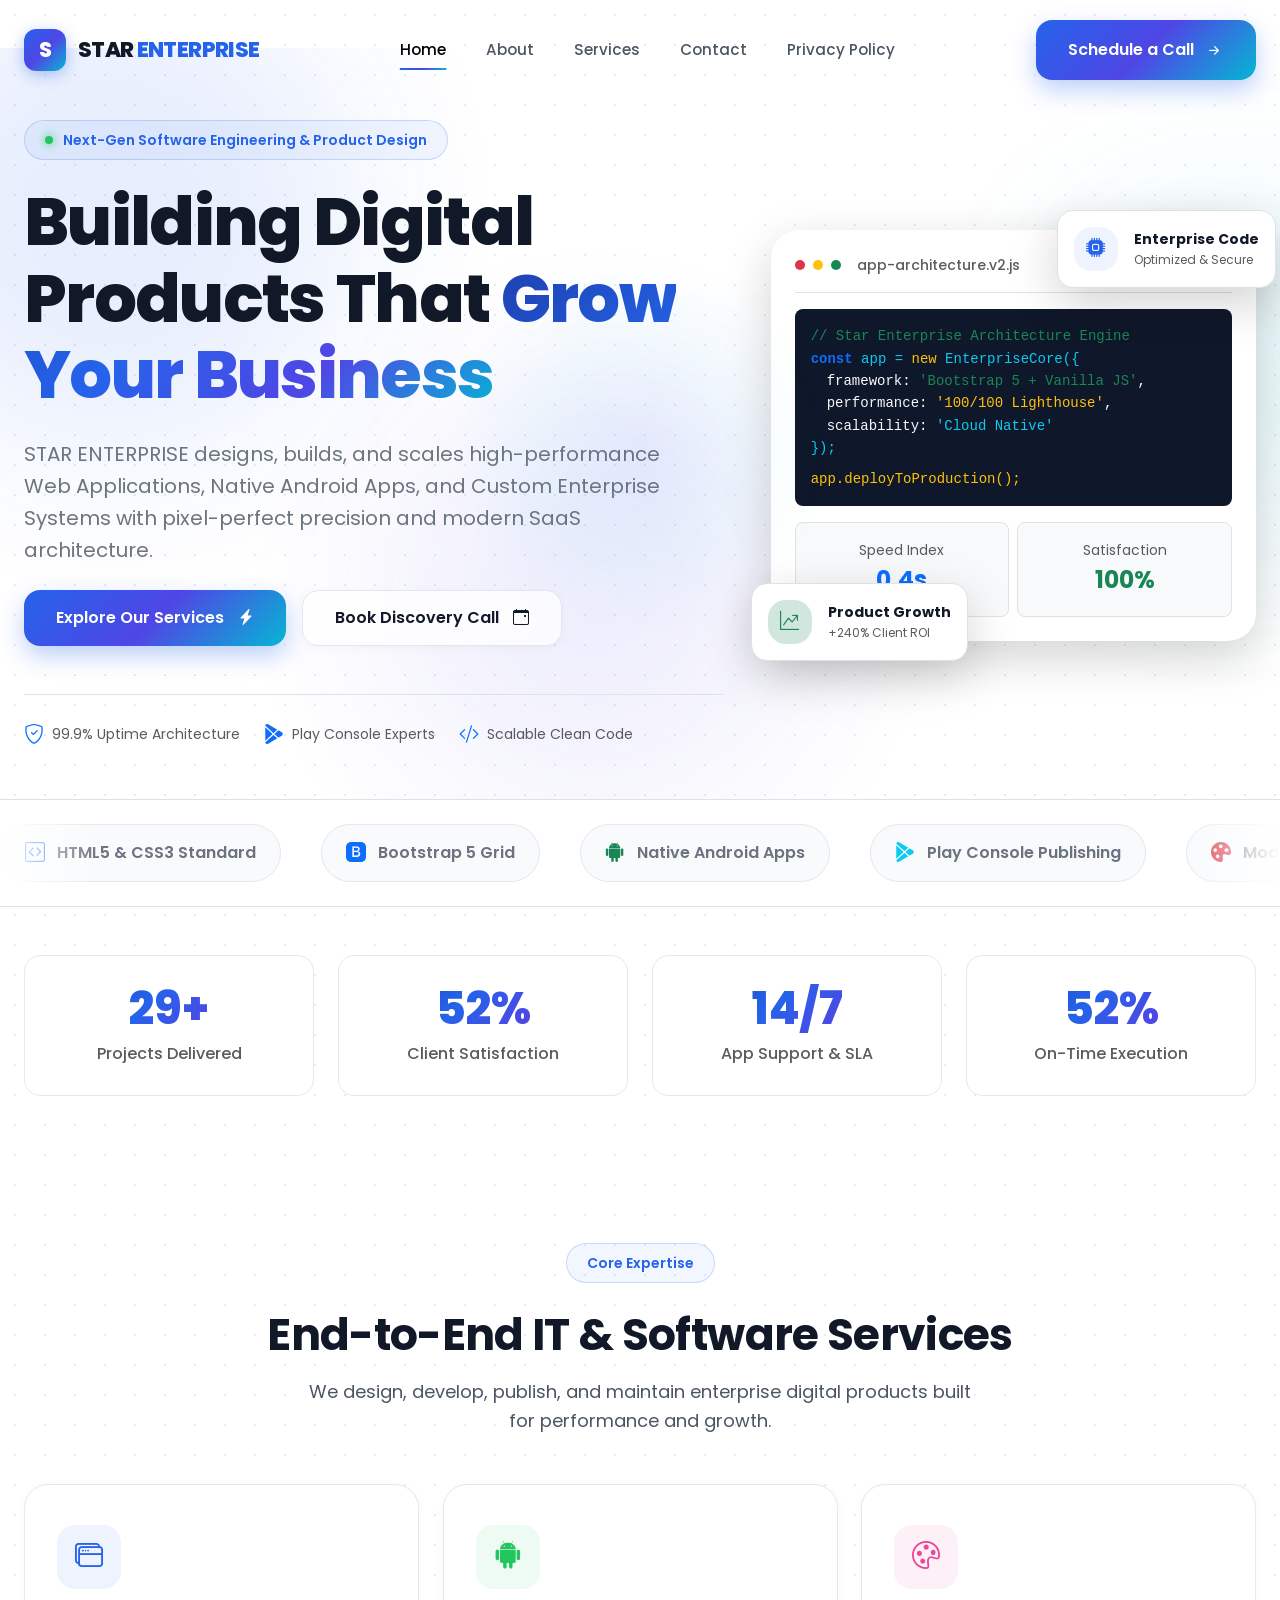
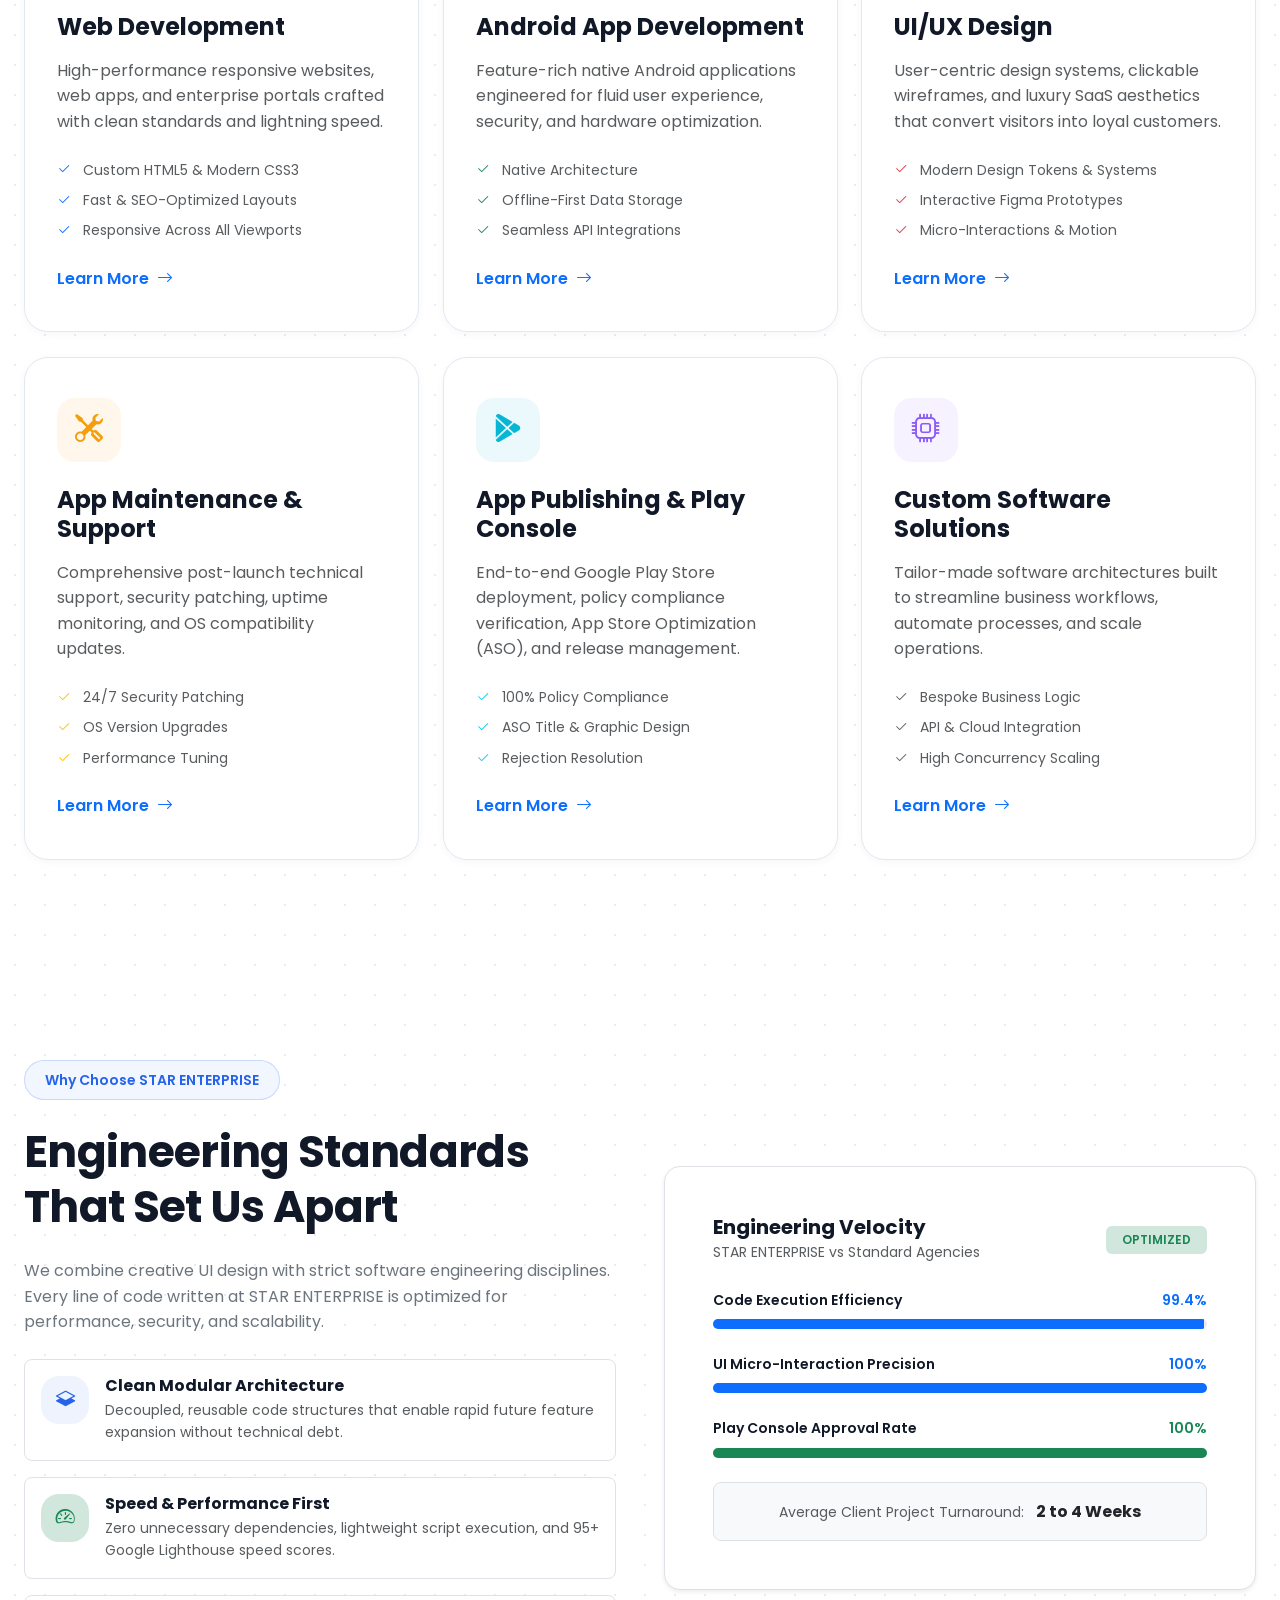
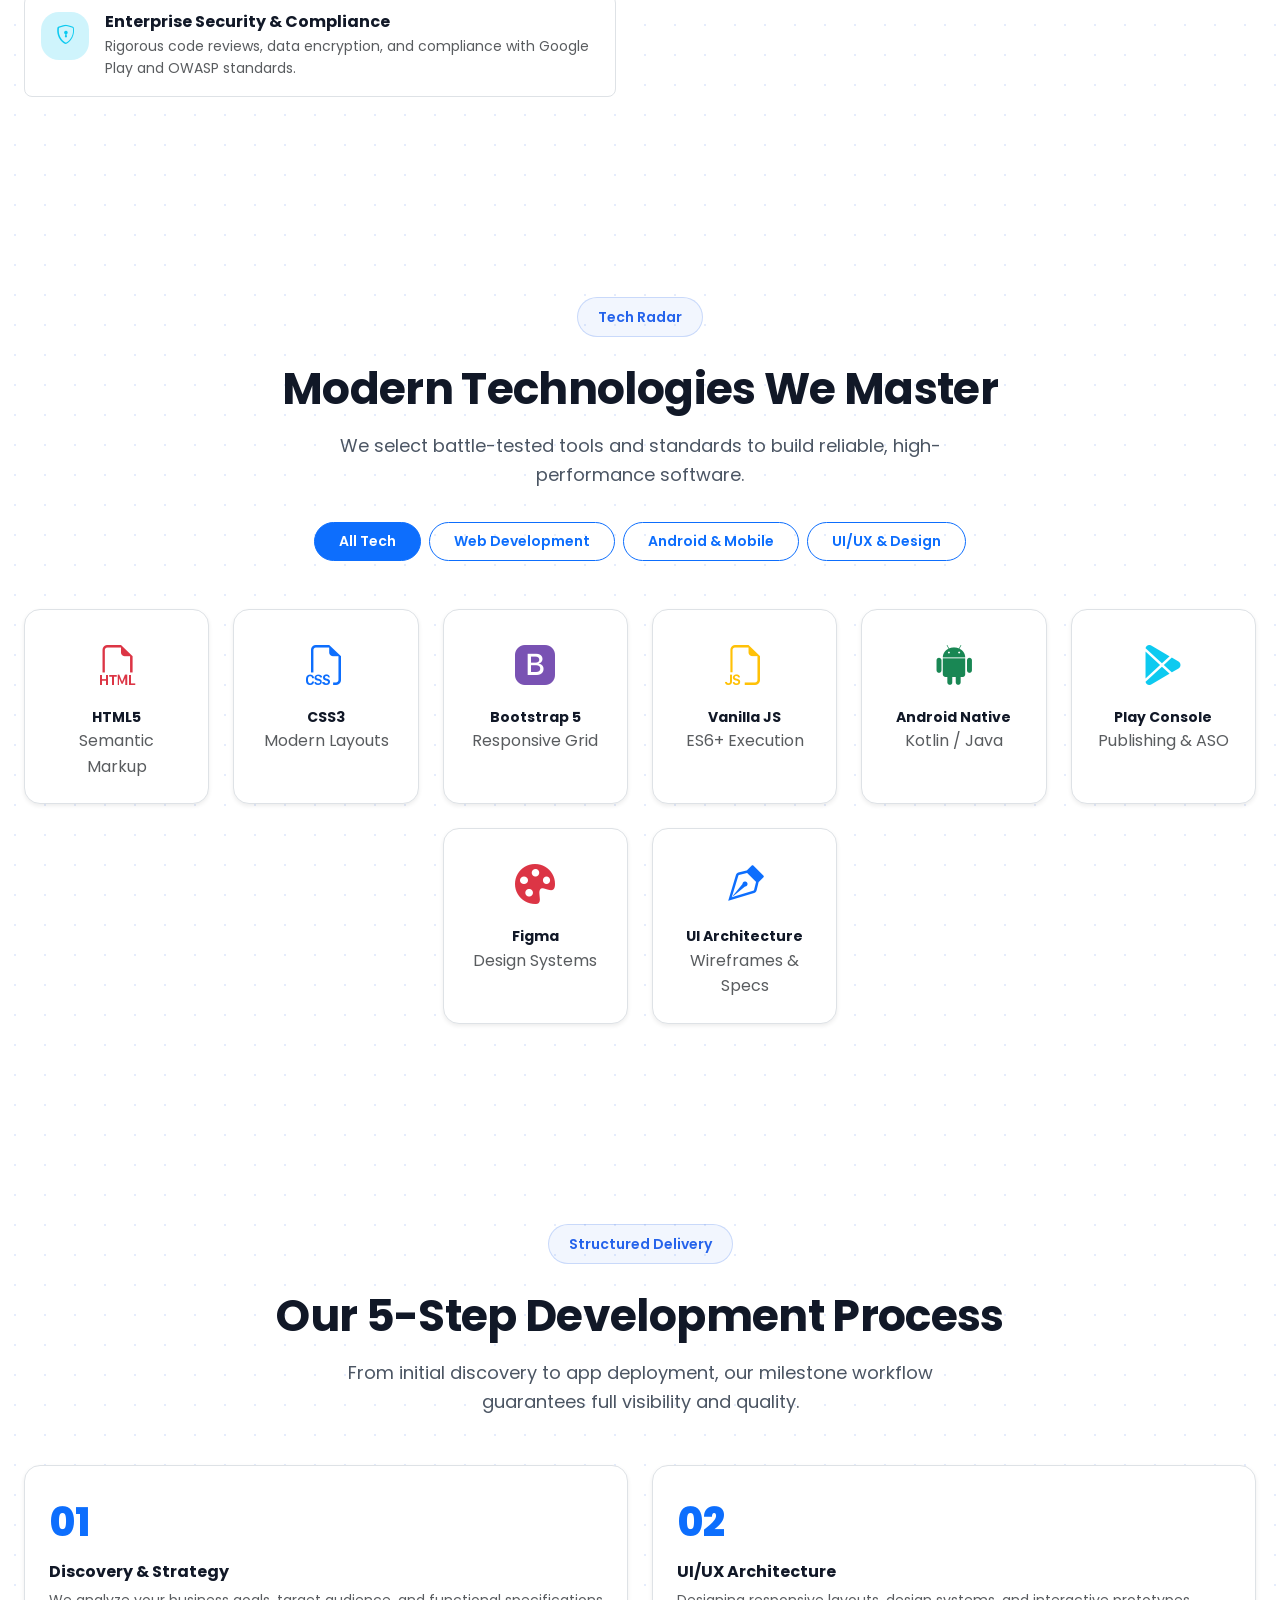
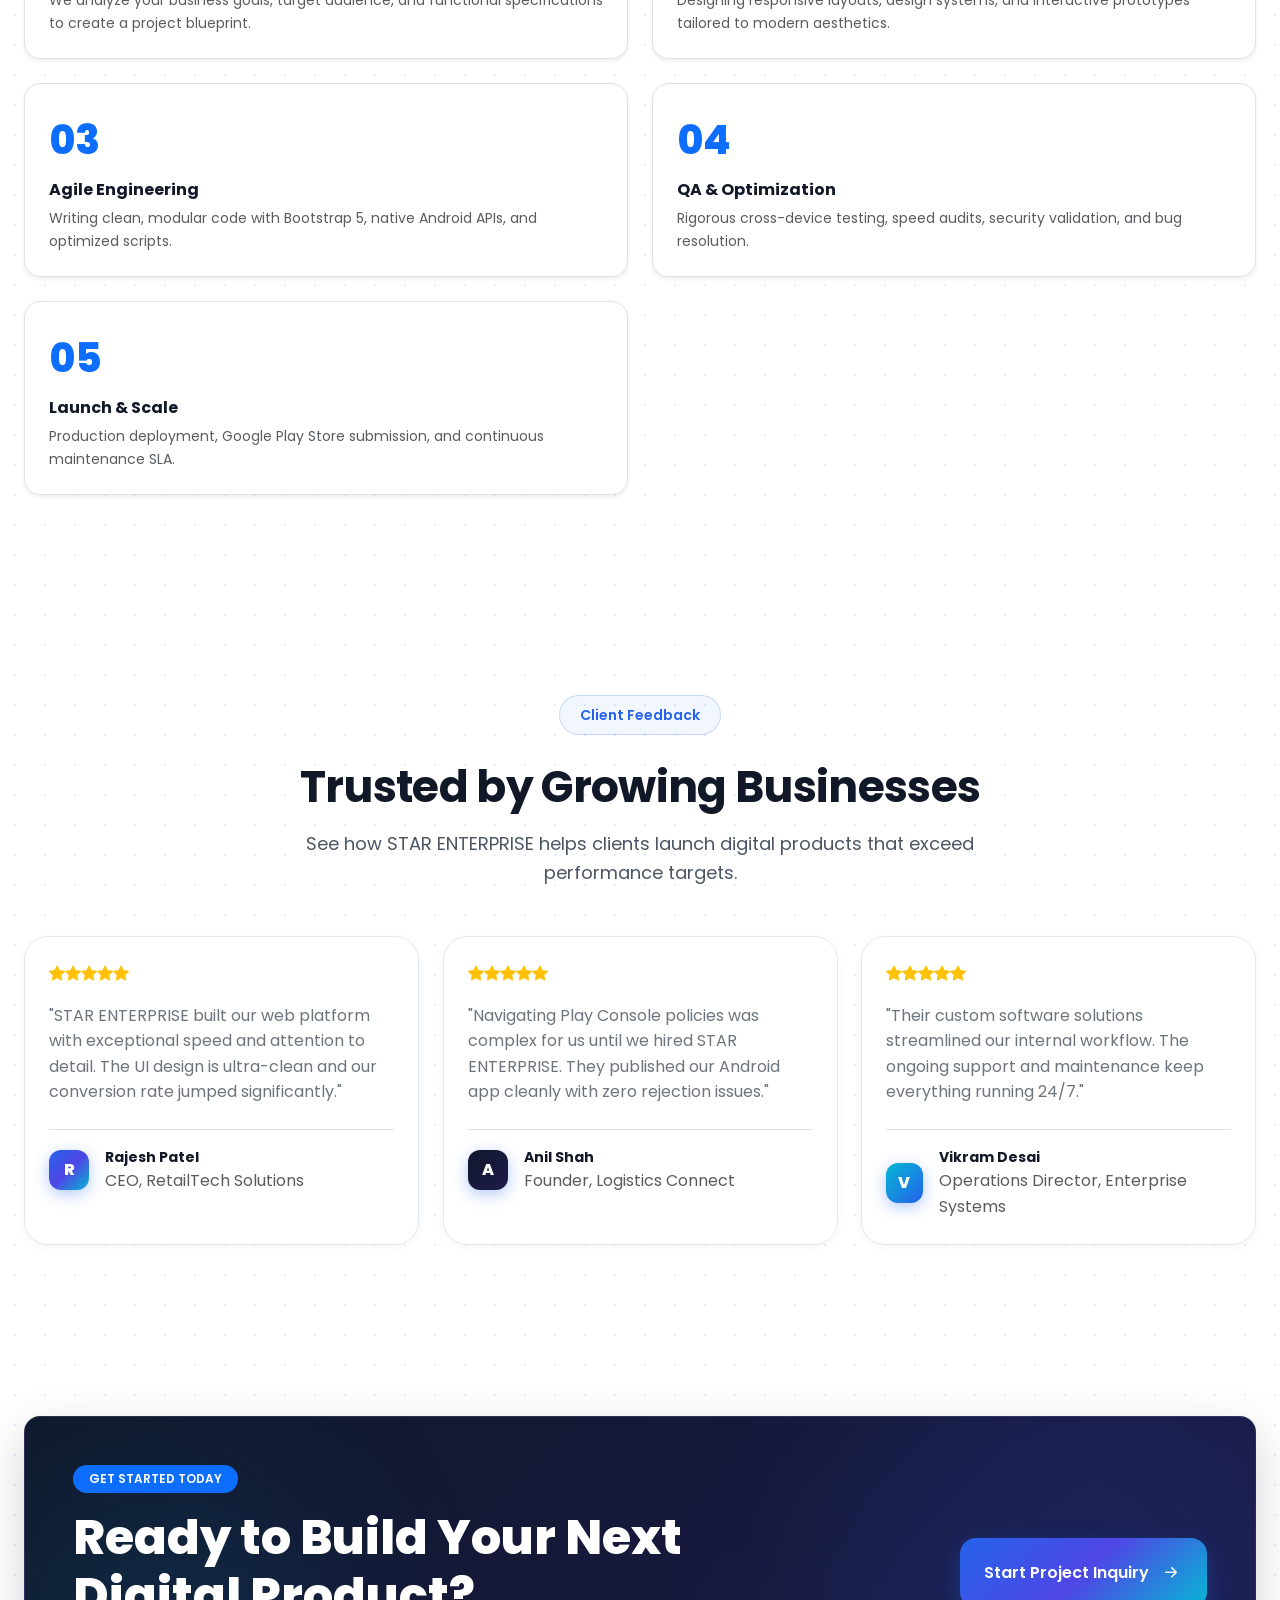
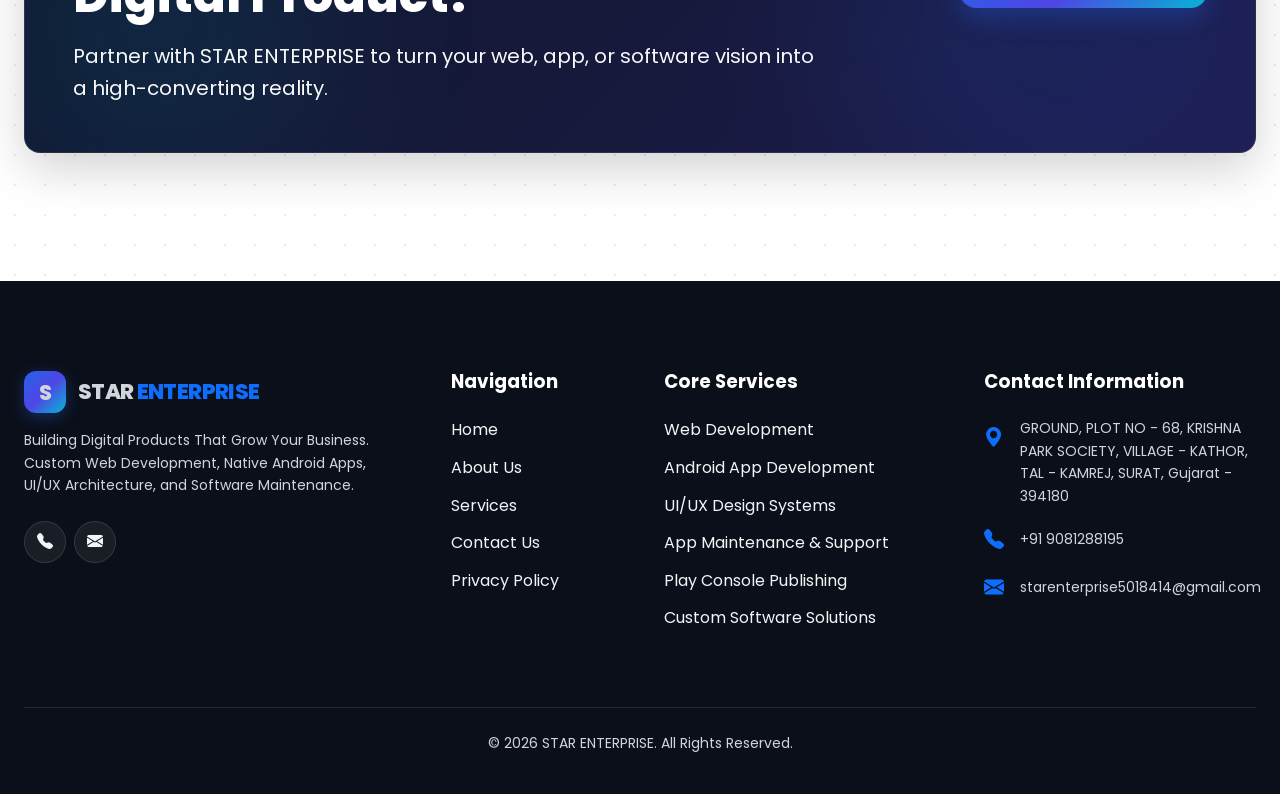
<file: index.html>
<!DOCTYPE html>
<html lang="en">

<head>
  <meta charset="UTF-8">
  <meta name="viewport" content="width=device-width, initial-scale=1.0">
 <meta name="google-site-verification" content="80D7DJdb0HXvbl8tW3qNQ6rA6Z5IdXq2JK1vK9GP53A" />
  <title>STAR ENTERPRISE | Building Digital Products That Grow Your Business</title>
  <meta name="description"
    content="STAR ENTERPRISE is a premier IT company delivering Web Development, Native Android Apps, UI/UX Design, Software Maintenance, Play Console Publishing & Custom Solutions.">
  <meta name="keywords"
    content="IT Company Surat, Web Development, Android App Development, UI UX Design, Custom Software Solutions, STAR ENTERPRISE, App Publishing">
  <meta name="author" content="STAR ENTERPRISE">
  <meta name="robots" content="index, follow">

  <!-- Open Graph / Facebook -->
  <meta property="og:type" content="website">
  <meta property="og:url" content="https://starenterprise.com/">
  <meta property="og:title" content="STAR ENTERPRISE | Building Digital Products That Grow Your Business">
  <meta property="og:description"
    content="Custom Web Development, Native Android Apps, UI/UX Architecture & Enterprise Software Solutions.">
  <meta property="og:image" content="images/og-image.png">

  <!-- Twitter -->
  <meta property="twitter:card" content="summary_large_image">
  <meta property="twitter:title" content="STAR ENTERPRISE | Enterprise IT & Software Engineering">
  <meta property="twitter:description" content="Building high-performance digital products for modern enterprises.">
  <meta property="twitter:image" content="images/og-image.png">

  <!-- Favicon -->
  <link rel="icon" type="image/svg+xml" href="images/favicon.svg">

  <!-- Bootstrap 5 CSS -->
  <link rel="stylesheet" href="css/bootstrap.min.css">
  <!-- Bootstrap Icons -->
  <link rel="stylesheet" href="https://cdn.jsdelivr.net/npm/bootstrap-icons@1.11.3/font/bootstrap-icons.min.css">
  <!-- Custom Stylesheets -->
  <link rel="stylesheet" href="css/style.css">
  <link rel="stylesheet" href="css/animations.css">

  <!-- Schema.org JSON-LD -->
  <script type="application/ld+json">
  {
    "@context": "https://schema.org",
    "@type": "Organization",
    "name": "STAR ENTERPRISE",
    "url": "https://starenterprise.com",
    "logo": "https://starenterprise.com/images/logo.svg",
    "description": "Building Digital Products That Grow Your Business. Custom Web Development, Android Apps, UI/UX Design, and Software Solutions.",
    "telephone": "+91 9081288195",
    "email": "starenterprise5018414@gmail.com",
    "address": {
      "@type": "PostalAddress",
      "streetAddress": "GROUND, PLOT NO - 68, KRISHNA PARK SOCIETY, VILLAGE - KATHOR, TAL - KAMREJ",
      "addressLocality": "SURAT",
      "addressRegion": "Gujarat",
      "postalCode": "394180",
      "addressCountry": "IN"
    }
  }
  </script>
</head>

<body class="bg-grid-pattern">

  <!-- Scroll Progress Indicator -->
  <div id="scroll-progress"></div>

  <!-- Mouse Cursor Glow Follower -->
  <div id="cursor-follower"></div>

  <!-- Preloader Screen -->
  <div id="preloader">
    <div class="spinner-glow mb-3"></div>
    <div class="text-white font-weight-600 fs-5">STAR ENTERPRISE</div>
    <div class="text-white-50 small mt-1">Initializing Engine...</div>
  </div>

  <!-- Sticky Glass Navigation Header -->
  <nav class="navbar navbar-expand-lg navbar-star">
    <div class="container container-custom">
      <a class="navbar-brand-logo" href="index.html">
        <div class="logo-icon">S</div>
        <div class="logo-text">STAR <span>ENTERPRISE</span></div>
      </a>

      <button class="navbar-toggler border-0 shadow-none" type="button" data-bs-toggle="collapse"
        data-bs-target="#navbarStarNav" aria-controls="navbarStarNav" aria-expanded="false"
        aria-label="Toggle navigation">
        <i class="bi bi-list fs-1 text-dark"></i>
      </button>

      <div class="collapse navbar-collapse" id="navbarStarNav">
        <ul class="navbar-nav mx-auto mb-2 mb-lg-0 gap-lg-2">
          <li class="nav-item">
            <a class="nav-link nav-link-custom active" href="index.html">Home</a>
          </li>
          <li class="nav-item">
            <a class="nav-link nav-link-custom" href="about.html">About</a>
          </li>
          <li class="nav-item">
            <a class="nav-link nav-link-custom" href="services.html">Services</a>
          </li>
          <li class="nav-item">
            <a class="nav-link nav-link-custom" href="contact.html">Contact</a>
          </li>
          <li class="nav-item">
            <a class="nav-link nav-link-custom" href="privacy.html">Privacy Policy</a>
          </li>
        </ul>

        <div class="d-flex align-items-center gap-3">
          <a href="contact.html" class="btn-custom btn-gradient-primary btn-magnetic">
            Schedule a Call <i class="bi bi-arrow-right-short fs-5"></i>
          </a>
        </div>
      </div>
    </div>
  </nav>

  <!-- Hero Section -->
  <section class="position-relative pt-5 pb-5 mt-5 overflow-hidden">
    <!-- Ambient Background Blobs -->
    <div class="glow-blob blob-blue" style="top: -10%; left: -10%;"></div>
    <div class="glow-blob blob-cyan" style="top: 20%; right: -10%;"></div>
    <div class="glow-blob blob-indigo" style="bottom: 0%; left: 30%;"></div>

    <div class="container container-custom position-relative z-1 pt-lg-4">
      <div class="row align-items-center g-5">
        <div class="col-lg-7 reveal-left">
          <div class="badge-pill-custom">
            <span class="pulse-dot"></span> Next-Gen Software Engineering & Product Design
          </div>

          <h1 class="hero-title mb-4">
            Building Digital Products That <span class="text-gradient">Grow Your Business</span>
          </h1>

          <p class="section-subtitle text-start mx-0 mb-4 fs-5 text-secondary">
            STAR ENTERPRISE designs, builds, and scales high-performance Web Applications, Native Android Apps, and
            Custom Enterprise Systems with pixel-perfect precision and modern SaaS architecture.
          </p>

          <div class="d-flex flex-column flex-sm-row gap-3 mb-5">
            <a href="services.html" class="btn-custom btn-gradient-primary btn-magnetic">
              Explore Our Services <i class="bi bi-lightning-charge-fill ms-1"></i>
            </a>
            <a href="contact.html" class="btn-custom btn-glass-outline btn-magnetic">
              Book Discovery Call <i class="bi bi-calendar-event ms-1"></i>
            </a>
          </div>

          <!-- Quick Micro-Trust Icons -->
          <div class="d-flex align-items-center gap-4 flex-wrap text-muted small border-top pt-4">
            <div class="d-flex align-items-center gap-2">
              <i class="bi bi-shield-check text-primary fs-5"></i> 99.9% Uptime Architecture
            </div>
            <div class="d-flex align-items-center gap-2">
              <i class="bi bi-google-play text-primary fs-5"></i> Play Console Experts
            </div>
            <div class="d-flex align-items-center gap-2">
              <i class="bi bi-code-slash text-primary fs-5"></i> Scalable Clean Code
            </div>
          </div>
        </div>

        <!-- Hero Graphic Visual Mockup -->
        <div class="col-lg-5 reveal-right">
          <div class="position-relative float-element" data-parallax="20">
            <!-- Main Hero Tech Card -->
            <div class="card-premium p-4 shadow-lg border-0 bg-white" style="border-radius: 28px;">
              <div class="d-flex align-items-center justify-content-between mb-3 border-bottom pb-3">
                <div class="d-flex align-items-center gap-2">
                  <span class="bg-danger rounded-circle d-inline-block" style="width: 10px; height: 10px;"></span>
                  <span class="bg-warning rounded-circle d-inline-block" style="width: 10px; height: 10px;"></span>
                  <span class="bg-success rounded-circle d-inline-block" style="width: 10px; height: 10px;"></span>
                  <span class="text-muted ms-2 small font-weight-500">app-architecture.v2.js</span>
                </div>
                <span class="badge bg-primary-subtle text-primary rounded-pill px-3 py-1 font-weight-600">LIVE
                  BUILD</span>
              </div>

              <div class="p-3 bg-dark rounded-3 text-white font-monospace small mb-3 shadow-inner"
                style="background: #0F172A !important;">
                <div class="text-success">// Star Enterprise Architecture Engine</div>
                <div class="text-info"><span class="text-primary font-weight-700">const</span> app = <span
                    class="text-warning">new</span> EnterpriseCore({</div>
                <div class="ps-3 text-light">framework: <span class="text-success">'Bootstrap 5 + Vanilla JS'</span>,
                </div>
                <div class="ps-3 text-light">performance: <span class="text-warning">'100/100 Lighthouse'</span>,</div>
                <div class="ps-3 text-light">scalability: <span class="text-info">'Cloud Native'</span></div>
                <div class="text-info">});</div>
                <div class="text-warning mt-2">app.deployToProduction();</div>
              </div>

              <!-- Floating Micro Metrics Card -->
              <div class="row g-2">
                <div class="col-6">
                  <div class="p-3 bg-light rounded-3 text-center border">
                    <div class="text-muted small">Speed Index</div>
                    <div class="fw-bold fs-4 text-primary">0.4s</div>
                  </div>
                </div>
                <div class="col-6">
                  <div class="p-3 bg-light rounded-3 text-center border">
                    <div class="text-muted small">Satisfaction</div>
                    <div class="fw-bold fs-4 text-success">100%</div>
                  </div>
                </div>
              </div>
            </div>

            <!-- Floating Badge Overlay 1 -->
            <div
              class="position-absolute bg-white p-3 rounded-4 shadow-lg border d-flex align-items-center gap-3 float-element-slow"
              style="top: -20px; right: -20px; z-index: 10; max-width: 220px;">
              <div class="icon-box-lg m-0" style="width: 44px; height: 44px; font-size: 1.2rem;">
                <i class="bi bi-cpu-fill"></i>
              </div>
              <div>
                <div class="fw-bold small">Enterprise Code</div>
                <div class="text-muted extra-small" style="font-size: 0.75rem;">Optimized & Secure</div>
              </div>
            </div>

            <!-- Floating Badge Overlay 2 -->
            <div
              class="position-absolute bg-white p-3 rounded-4 shadow-lg border d-flex align-items-center gap-3 float-element"
              style="bottom: -20px; left: -20px; z-index: 10; max-width: 230px;">
              <div class="icon-box-lg m-0 bg-success-subtle text-success"
                style="width: 44px; height: 44px; font-size: 1.2rem;">
                <i class="bi bi-graph-up-arrow"></i>
              </div>
              <div>
                <div class="fw-bold small">Product Growth</div>
                <div class="text-muted" style="font-size: 0.75rem;">+240% Client ROI</div>
              </div>
            </div>

          </div>
        </div>
      </div>
    </div>
  </section>

  <!-- Marquee Logo Bar (Technologies & Trusted Standards) -->
  <section class="py-4 border-top border-bottom bg-white">
    <div class="marquee-container">
      <div class="marquee-content">
        <div class="marquee-item"><i class="bi bi-code-square text-primary fs-5"></i> HTML5 & CSS3 Standard</div>
        <div class="marquee-item"><i class="bi bi-bootstrap-fill text-primary fs-5"></i> Bootstrap 5 Grid</div>
        <div class="marquee-item"><i class="bi bi-android2 text-success fs-5"></i> Native Android Apps</div>
        <div class="marquee-item"><i class="bi bi-google-play text-info fs-5"></i> Play Console Publishing</div>
        <div class="marquee-item"><i class="bi bi-palette-fill text-danger fs-5"></i> Modern UI/UX Architecture</div>
        <div class="marquee-item"><i class="bi bi-gear-wide-connected text-secondary fs-5"></i> Custom Software
          Solutions</div>
        <div class="marquee-item"><i class="bi bi-cloud-check-fill text-primary fs-5"></i> 24/7 SLA Support</div>
      </div>
      <div class="marquee-content" aria-hidden="true">
        <div class="marquee-item"><i class="bi bi-code-square text-primary fs-5"></i> HTML5 & CSS3 Standard</div>
        <div class="marquee-item"><i class="bi bi-bootstrap-fill text-primary fs-5"></i> Bootstrap 5 Grid</div>
        <div class="marquee-item"><i class="bi bi-android2 text-success fs-5"></i> Native Android Apps</div>
        <div class="marquee-item"><i class="bi bi-google-play text-info fs-5"></i> Play Console Publishing</div>
        <div class="marquee-item"><i class="bi bi-palette-fill text-danger fs-5"></i> Modern UI/UX Architecture</div>
        <div class="marquee-item"><i class="bi bi-gear-wide-connected text-secondary fs-5"></i> Custom Software
          Solutions</div>
        <div class="marquee-item"><i class="bi bi-cloud-check-fill text-primary fs-5"></i> 24/7 SLA Support</div>
      </div>
    </div>
  </section>

  <!-- Statistics Counters -->
  <section class="py-5 bg-alt">
    <div class="container container-custom">
      <div class="row g-4">
        <div class="col-6 col-lg-3 reveal-on-scroll delay-100">
          <div class="stats-card">
            <div class="counter-value" data-target="50" data-suffix="+">0+</div>
            <div class="text-muted font-weight-500 mt-2">Projects Delivered</div>
          </div>
        </div>
        <div class="col-6 col-lg-3 reveal-on-scroll delay-200">
          <div class="stats-card">
            <div class="counter-value" data-target="99" data-suffix="%">0%</div>
            <div class="text-muted font-weight-500 mt-2">Client Satisfaction</div>
          </div>
        </div>
        <div class="col-6 col-lg-3 reveal-on-scroll delay-300">
          <div class="stats-card">
            <div class="counter-value" data-target="24" data-suffix="/7">0/7</div>
            <div class="text-muted font-weight-500 mt-2">App Support & SLA</div>
          </div>
        </div>
        <div class="col-6 col-lg-3 reveal-on-scroll delay-400">
          <div class="stats-card">
            <div class="counter-value" data-target="100" data-suffix="%">0%</div>
            <div class="text-muted font-weight-500 mt-2">On-Time Execution</div>
          </div>
        </div>
      </div>
    </div>
  </section>

  <!-- Services Preview Section -->
  <section class="py-6 position-relative">
    <div class="container container-custom">
      <div class="text-center mb-5 reveal-on-scroll">
        <div class="badge-pill-custom">Core Expertise</div>
        <h2 class="section-title">End-to-End IT & Software Services</h2>
        <p class="section-subtitle">We design, develop, publish, and maintain enterprise digital products built for
          performance and growth.</p>
      </div>

      <div class="row g-4">
        <!-- Service 1: Web Development -->
        <div class="col-md-6 col-lg-4 reveal-on-scroll delay-100">
          <div class="card-premium">
            <div class="icon-box-lg">
              <i class="bi bi-window-stack"></i>
            </div>
            <h3 class="h4 font-weight-700 mb-3">Web Development</h3>
            <p class="text-muted mb-4">High-performance responsive websites, web apps, and enterprise portals crafted
              with clean standards and lightning speed.</p>
            <ul class="list-unstyled text-muted small mb-4">
              <li class="mb-2"><i class="bi bi-check2 text-primary me-2"></i> Custom HTML5 & Modern CSS3</li>
              <li class="mb-2"><i class="bi bi-check2 text-primary me-2"></i> Fast & SEO-Optimized Layouts</li>
              <li><i class="bi bi-check2 text-primary me-2"></i> Responsive Across All Viewports</li>
            </ul>
            <a href="services.html#web-dev" class="text-primary font-weight-600 text-decoration-none">
              Learn More <i class="bi bi-arrow-right ms-1"></i>
            </a>
          </div>
        </div>

        <!-- Service 2: Android App Development -->
        <div class="col-md-6 col-lg-4 reveal-on-scroll delay-200">
          <div class="card-premium">
            <div class="icon-box-lg" style="color: #22C55E; background: rgba(34, 197, 94, 0.08);">
              <i class="bi bi-android2"></i>
            </div>
            <h3 class="h4 font-weight-700 mb-3">Android App Development</h3>
            <p class="text-muted mb-4">Feature-rich native Android applications engineered for fluid user experience,
              security, and hardware optimization.</p>
            <ul class="list-unstyled text-muted small mb-4">
              <li class="mb-2"><i class="bi bi-check2 text-success me-2"></i> Native Architecture</li>
              <li class="mb-2"><i class="bi bi-check2 text-success me-2"></i> Offline-First Data Storage</li>
              <li><i class="bi bi-check2 text-success me-2"></i> Seamless API Integrations</li>
            </ul>
            <a href="services.html#android-dev" class="text-primary font-weight-600 text-decoration-none">
              Learn More <i class="bi bi-arrow-right ms-1"></i>
            </a>
          </div>
        </div>

        <!-- Service 3: UI/UX Design -->
        <div class="col-md-6 col-lg-4 reveal-on-scroll delay-300">
          <div class="card-premium">
            <div class="icon-box-lg" style="color: #EC4899; background: rgba(236, 72, 153, 0.08);">
              <i class="bi bi-palette"></i>
            </div>
            <h3 class="h4 font-weight-700 mb-3">UI/UX Design</h3>
            <p class="text-muted mb-4">User-centric design systems, clickable wireframes, and luxury SaaS aesthetics
              that convert visitors into loyal customers.</p>
            <ul class="list-unstyled text-muted small mb-4">
              <li class="mb-2"><i class="bi bi-check2 text-danger me-2"></i> Modern Design Tokens & Systems</li>
              <li class="mb-2"><i class="bi bi-check2 text-danger me-2"></i> Interactive Figma Prototypes</li>
              <li><i class="bi bi-check2 text-danger me-2"></i> Micro-Interactions & Motion</li>
            </ul>
            <a href="services.html#ui-ux" class="text-primary font-weight-600 text-decoration-none">
              Learn More <i class="bi bi-arrow-right ms-1"></i>
            </a>
          </div>
        </div>

        <!-- Service 4: App Maintenance & Support -->
        <div class="col-md-6 col-lg-4 reveal-on-scroll delay-100">
          <div class="card-premium">
            <div class="icon-box-lg" style="color: #F59E0B; background: rgba(245, 158, 11, 0.08);">
              <i class="bi bi-tools"></i>
            </div>
            <h3 class="h4 font-weight-700 mb-3">App Maintenance & Support</h3>
            <p class="text-muted mb-4">Comprehensive post-launch technical support, security patching, uptime
              monitoring, and OS compatibility updates.</p>
            <ul class="list-unstyled text-muted small mb-4">
              <li class="mb-2"><i class="bi bi-check2 text-warning me-2"></i> 24/7 Security Patching</li>
              <li class="mb-2"><i class="bi bi-check2 text-warning me-2"></i> OS Version Upgrades</li>
              <li><i class="bi bi-check2 text-warning me-2"></i> Performance Tuning</li>
            </ul>
            <a href="services.html#maintenance" class="text-primary font-weight-600 text-decoration-none">
              Learn More <i class="bi bi-arrow-right ms-1"></i>
            </a>
          </div>
        </div>

        <!-- Service 5: App Publishing & Play Console -->
        <div class="col-md-6 col-lg-4 reveal-on-scroll delay-200">
          <div class="card-premium">
            <div class="icon-box-lg" style="color: #06B6D4; background: rgba(6, 182, 212, 0.08);">
              <i class="bi bi-google-play"></i>
            </div>
            <h3 class="h4 font-weight-700 mb-3">App Publishing & Play Console</h3>
            <p class="text-muted mb-4">End-to-end Google Play Store deployment, policy compliance verification, App
              Store Optimization (ASO), and release management.</p>
            <ul class="list-unstyled text-muted small mb-4">
              <li class="mb-2"><i class="bi bi-check2 text-info me-2"></i> 100% Policy Compliance</li>
              <li class="mb-2"><i class="bi bi-check2 text-info me-2"></i> ASO Title & Graphic Design</li>
              <li><i class="bi bi-check2 text-info me-2"></i> Rejection Resolution</li>
            </ul>
            <a href="services.html#play-console" class="text-primary font-weight-600 text-decoration-none">
              Learn More <i class="bi bi-arrow-right ms-1"></i>
            </a>
          </div>
        </div>

        <!-- Service 6: Custom Software Solutions -->
        <div class="col-md-6 col-lg-4 reveal-on-scroll delay-300">
          <div class="card-premium">
            <div class="icon-box-lg" style="color: #8B5CF6; background: rgba(139, 92, 246, 0.08);">
              <i class="bi bi-cpu"></i>
            </div>
            <h3 class="h4 font-weight-700 mb-3">Custom Software Solutions</h3>
            <p class="text-muted mb-4">Tailor-made software architectures built to streamline business workflows,
              automate processes, and scale operations.</p>
            <ul class="list-unstyled text-muted small mb-4">
              <li class="mb-2"><i class="bi bi-check2 text-purple me-2"></i> Bespoke Business Logic</li>
              <li class="mb-2"><i class="bi bi-check2 text-purple me-2"></i> API & Cloud Integration</li>
              <li><i class="bi bi-check2 text-purple me-2"></i> High Concurrency Scaling</li>
            </ul>
            <a href="services.html#custom-software" class="text-primary font-weight-600 text-decoration-none">
              Learn More <i class="bi bi-arrow-right ms-1"></i>
            </a>
          </div>
        </div>
      </div>
    </div>
  </section>

  <!-- Why Choose Us Section -->
  <section class="py-6 bg-alt">
    <div class="container container-custom">
      <div class="row align-items-center g-5">
        <div class="col-lg-6 reveal-left">
          <div class="badge-pill-custom">Why Choose STAR ENTERPRISE</div>
          <h2 class="section-title mb-4">Engineering Standards That Set Us Apart</h2>
          <p class="text-secondary mb-4">We combine creative UI design with strict software engineering disciplines.
            Every line of code written at STAR ENTERPRISE is optimized for performance, security, and scalability.</p>

          <div class="d-flex flex-column gap-3">
            <div class="d-flex align-items-start gap-3 p-3 bg-white rounded-3 border">
              <div class="icon-box-lg m-0 flex-shrink-0" style="width: 48px; height: 48px; font-size: 1.2rem;">
                <i class="bi bi-layers-half"></i>
              </div>
              <div>
                <h4 class="h6 font-weight-700 mb-1">Clean Modular Architecture</h4>
                <p class="text-muted small mb-0">Decoupled, reusable code structures that enable rapid future feature
                  expansion without technical debt.</p>
              </div>
            </div>

            <div class="d-flex align-items-start gap-3 p-3 bg-white rounded-3 border">
              <div class="icon-box-lg m-0 flex-shrink-0 text-success bg-success-subtle"
                style="width: 48px; height: 48px; font-size: 1.2rem;">
                <i class="bi bi-speedometer2"></i>
              </div>
              <div>
                <h4 class="h6 font-weight-700 mb-1">Speed & Performance First</h4>
                <p class="text-muted small mb-0">Zero unnecessary dependencies, lightweight script execution, and 95+
                  Google Lighthouse speed scores.</p>
              </div>
            </div>

            <div class="d-flex align-items-start gap-3 p-3 bg-white rounded-3 border">
              <div class="icon-box-lg m-0 flex-shrink-0 text-info bg-info-subtle"
                style="width: 48px; height: 48px; font-size: 1.2rem;">
                <i class="bi bi-shield-lock"></i>
              </div>
              <div>
                <h4 class="h6 font-weight-700 mb-1">Enterprise Security & Compliance</h4>
                <p class="text-muted small mb-0">Rigorous code reviews, data encryption, and compliance with Google Play
                  and OWASP standards.</p>
              </div>
            </div>
          </div>
        </div>

        <div class="col-lg-6 reveal-right">
          <div class="p-4 p-lg-5 bg-white rounded-4 border shadow-sm position-relative overflow-hidden">
            <div class="d-flex justify-content-between align-items-center mb-4">
              <div>
                <h3 class="h5 font-weight-700 m-0">Engineering Velocity</h3>
                <span class="text-muted small">STAR ENTERPRISE vs Standard Agencies</span>
              </div>
              <span class="badge bg-success-subtle text-success font-weight-600 px-3 py-2">OPTIMIZED</span>
            </div>

            <!-- Comparison Metric Progress Bars -->
            <div class="mb-4">
              <div class="d-flex justify-content-between small font-weight-600 mb-2">
                <span>Code Execution Efficiency</span>
                <span class="text-primary">99.4%</span>
              </div>
              <div class="progress" style="height: 10px; border-radius: 5px;">
                <div class="progress-bar bg-gradient-primary" role="progressbar" style="width: 99.4%;"
                  aria-valuenow="99.4" aria-valuemin="0" aria-valuemax="100"></div>
              </div>
            </div>

            <div class="mb-4">
              <div class="d-flex justify-content-between small font-weight-600 mb-2">
                <span>UI Micro-Interaction Precision</span>
                <span class="text-primary">100%</span>
              </div>
              <div class="progress" style="height: 10px; border-radius: 5px;">
                <div class="progress-bar bg-gradient-primary" role="progressbar" style="width: 100%;"
                  aria-valuenow="100" aria-valuemin="0" aria-valuemax="100"></div>
              </div>
            </div>

            <div class="mb-4">
              <div class="d-flex justify-content-between small font-weight-600 mb-2">
                <span>Play Console Approval Rate</span>
                <span class="text-success">100%</span>
              </div>
              <div class="progress" style="height: 10px; border-radius: 5px;">
                <div class="progress-bar bg-success" role="progressbar" style="width: 100%;" aria-valuenow="100"
                  aria-valuemin="0" aria-valuemax="100"></div>
              </div>
            </div>

            <div class="p-3 bg-light rounded-3 text-center border mt-4">
              <span class="text-muted small">Average Client Project Turnaround:</span>
              <span class="font-weight-700 text-dark ms-2">2 to 4 Weeks</span>
            </div>
          </div>
        </div>
      </div>
    </div>
  </section>

  <!-- Technology Stack Section -->
  <section class="py-6">
    <div class="container container-custom">
      <div class="text-center mb-5 reveal-on-scroll">
        <div class="badge-pill-custom">Tech Radar</div>
        <h2 class="section-title">Modern Technologies We Master</h2>
        <p class="section-subtitle">We select battle-tested tools and standards to build reliable, high-performance
          software.</p>

        <!-- Category Filters -->
        <div class="d-flex justify-content-center flex-wrap gap-2 mt-4">
          <button class="btn btn-sm btn-outline-primary active tech-filter-btn px-4 py-2 rounded-pill font-weight-600"
            data-filter="all">All Tech</button>
          <button class="btn btn-sm btn-outline-primary tech-filter-btn px-4 py-2 rounded-pill font-weight-600"
            data-filter="web">Web Development</button>
          <button class="btn btn-sm btn-outline-primary tech-filter-btn px-4 py-2 rounded-pill font-weight-600"
            data-filter="mobile">Android & Mobile</button>
          <button class="btn btn-sm btn-outline-primary tech-filter-btn px-4 py-2 rounded-pill font-weight-600"
            data-filter="ui">UI/UX & Design</button>
        </div>
      </div>

      <div class="row g-4 justify-content-center">
        <div class="col-6 col-sm-4 col-md-3 col-lg-2 tech-card-item" data-category="web">
          <div class="p-4 bg-white rounded-4 text-center border h-100 shadow-sm card-premium">
            <i class="bi bi-filetype-html fs-1 text-danger mb-2 d-block"></i>
            <div class="fw-bold small">HTML5</div>
            <div class="text-muted extra-small">Semantic Markup</div>
          </div>
        </div>

        <div class="col-6 col-sm-4 col-md-3 col-lg-2 tech-card-item" data-category="web">
          <div class="p-4 bg-white rounded-4 text-center border h-100 shadow-sm card-premium">
            <i class="bi bi-filetype-css fs-1 text-primary mb-2 d-block"></i>
            <div class="fw-bold small">CSS3</div>
            <div class="text-muted extra-small">Modern Layouts</div>
          </div>
        </div>

        <div class="col-6 col-sm-4 col-md-3 col-lg-2 tech-card-item" data-category="web">
          <div class="p-4 bg-white rounded-4 text-center border h-100 shadow-sm card-premium">
            <i class="bi bi-bootstrap-fill fs-1 text-purple mb-2 d-block" style="color: #7952B3;"></i>
            <div class="fw-bold small">Bootstrap 5</div>
            <div class="text-muted extra-small">Responsive Grid</div>
          </div>
        </div>

        <div class="col-6 col-sm-4 col-md-3 col-lg-2 tech-card-item" data-category="web">
          <div class="p-4 bg-white rounded-4 text-center border h-100 shadow-sm card-premium">
            <i class="bi bi-filetype-js fs-1 text-warning mb-2 d-block"></i>
            <div class="fw-bold small">Vanilla JS</div>
            <div class="text-muted extra-small">ES6+ Execution</div>
          </div>
        </div>

        <div class="col-6 col-sm-4 col-md-3 col-lg-2 tech-card-item" data-category="mobile">
          <div class="p-4 bg-white rounded-4 text-center border h-100 shadow-sm card-premium">
            <i class="bi bi-android2 fs-1 text-success mb-2 d-block"></i>
            <div class="fw-bold small">Android Native</div>
            <div class="text-muted extra-small">Kotlin / Java</div>
          </div>
        </div>

        <div class="col-6 col-sm-4 col-md-3 col-lg-2 tech-card-item" data-category="mobile">
          <div class="p-4 bg-white rounded-4 text-center border h-100 shadow-sm card-premium">
            <i class="bi bi-google-play fs-1 text-info mb-2 d-block"></i>
            <div class="fw-bold small">Play Console</div>
            <div class="text-muted extra-small">Publishing & ASO</div>
          </div>
        </div>

        <div class="col-6 col-sm-4 col-md-3 col-lg-2 tech-card-item" data-category="ui">
          <div class="p-4 bg-white rounded-4 text-center border h-100 shadow-sm card-premium">
            <i class="bi bi-palette-fill fs-1 text-danger mb-2 d-block"></i>
            <div class="fw-bold small">Figma</div>
            <div class="text-muted extra-small">Design Systems</div>
          </div>
        </div>

        <div class="col-6 col-sm-4 col-md-3 col-lg-2 tech-card-item" data-category="ui">
          <div class="p-4 bg-white rounded-4 text-center border h-100 shadow-sm card-premium">
            <i class="bi bi-vector-pen fs-1 text-primary mb-2 d-block"></i>
            <div class="fw-bold small">UI Architecture</div>
            <div class="text-muted extra-small">Wireframes & Specs</div>
          </div>
        </div>
      </div>
    </div>
  </section>

  <!-- Development Process Section -->
  <section class="py-6 bg-alt">
    <div class="container container-custom">
      <div class="text-center mb-5 reveal-on-scroll">
        <div class="badge-pill-custom">Structured Delivery</div>
        <h2 class="section-title">Our 5-Step Development Process</h2>
        <p class="section-subtitle">From initial discovery to app deployment, our milestone workflow guarantees full
          visibility and quality.</p>
      </div>

      <div class="row g-4">
        <div class="col-lg-2-4 col-md-6 reveal-on-scroll delay-100">
          <div class="p-4 bg-white rounded-4 border h-100 shadow-sm position-relative">
            <div class="text-primary font-weight-800 fs-1 mb-2">01</div>
            <h3 class="h6 font-weight-700 mb-2">Discovery & Strategy</h3>
            <p class="text-muted small m-0">We analyze your business goals, target audience, and functional
              specifications to create a project blueprint.</p>
          </div>
        </div>

        <div class="col-lg-2-4 col-md-6 reveal-on-scroll delay-200">
          <div class="p-4 bg-white rounded-4 border h-100 shadow-sm position-relative">
            <div class="text-primary font-weight-800 fs-1 mb-2">02</div>
            <h3 class="h6 font-weight-700 mb-2">UI/UX Architecture</h3>
            <p class="text-muted small m-0">Designing responsive layouts, design systems, and interactive prototypes
              tailored to modern aesthetics.</p>
          </div>
        </div>

        <div class="col-lg-2-4 col-md-6 reveal-on-scroll delay-300">
          <div class="p-4 bg-white rounded-4 border h-100 shadow-sm position-relative">
            <div class="text-primary font-weight-800 fs-1 mb-2">03</div>
            <h3 class="h6 font-weight-700 mb-2">Agile Engineering</h3>
            <p class="text-muted small m-0">Writing clean, modular code with Bootstrap 5, native Android APIs, and
              optimized scripts.</p>
          </div>
        </div>

        <div class="col-lg-2-4 col-md-6 reveal-on-scroll delay-400">
          <div class="p-4 bg-white rounded-4 border h-100 shadow-sm position-relative">
            <div class="text-primary font-weight-800 fs-1 mb-2">04</div>
            <h3 class="h6 font-weight-700 mb-2">QA & Optimization</h3>
            <p class="text-muted small m-0">Rigorous cross-device testing, speed audits, security validation, and bug
              resolution.</p>
          </div>
        </div>

        <div class="col-lg-2-4 col-md-6 reveal-on-scroll delay-500">
          <div class="p-4 bg-white rounded-4 border h-100 shadow-sm position-relative">
            <div class="text-primary font-weight-800 fs-1 mb-2">05</div>
            <h3 class="h6 font-weight-700 mb-2">Launch & Scale</h3>
            <p class="text-muted small m-0">Production deployment, Google Play Store submission, and continuous
              maintenance SLA.</p>
          </div>
        </div>
      </div>
    </div>
  </section>

  <!-- Featured Testimonials Section -->
  <section class="py-6">
    <div class="container container-custom">
      <div class="text-center mb-5 reveal-on-scroll">
        <div class="badge-pill-custom">Client Feedback</div>
        <h2 class="section-title">Trusted by Growing Businesses</h2>
        <p class="section-subtitle">See how STAR ENTERPRISE helps clients launch digital products that exceed
          performance targets.</p>
      </div>

      <div class="row g-4">
        <div class="col-md-6 col-lg-4 reveal-on-scroll delay-100">
          <div class="card-premium p-4">
            <div class="d-flex text-warning mb-3">
              <i class="bi bi-star-fill"></i><i class="bi bi-star-fill"></i><i class="bi bi-star-fill"></i><i
                class="bi bi-star-fill"></i><i class="bi bi-star-fill"></i>
            </div>
            <p class="text-secondary italic mb-4">"STAR ENTERPRISE built our web platform with exceptional speed and
              attention to detail. The UI design is ultra-clean and our conversion rate jumped significantly."</p>
            <div class="d-flex align-items-center gap-3 border-top pt-3">
              <div class="logo-icon" style="width: 40px; height: 40px; font-size: 1rem;">R</div>
              <div>
                <div class="fw-bold small">Rajesh Patel</div>
                <div class="text-muted extra-small">CEO, RetailTech Solutions</div>
              </div>
            </div>
          </div>
        </div>

        <div class="col-md-6 col-lg-4 reveal-on-scroll delay-200">
          <div class="card-premium p-4">
            <div class="d-flex text-warning mb-3">
              <i class="bi bi-star-fill"></i><i class="bi bi-star-fill"></i><i class="bi bi-star-fill"></i><i
                class="bi bi-star-fill"></i><i class="bi bi-star-fill"></i>
            </div>
            <p class="text-secondary italic mb-4">"Navigating Play Console policies was complex for us until we hired
              STAR ENTERPRISE. They published our Android app cleanly with zero rejection issues."</p>
            <div class="d-flex align-items-center gap-3 border-top pt-3">
              <div class="logo-icon"
                style="width: 40px; height: 40px; font-size: 1rem; background: var(--gradient-dark);">A</div>
              <div>
                <div class="fw-bold small">Anil Shah</div>
                <div class="text-muted extra-small">Founder, Logistics Connect</div>
              </div>
            </div>
          </div>
        </div>

        <div class="col-md-6 col-lg-4 reveal-on-scroll delay-300">
          <div class="card-premium p-4">
            <div class="d-flex text-warning mb-3">
              <i class="bi bi-star-fill"></i><i class="bi bi-star-fill"></i><i class="bi bi-star-fill"></i><i
                class="bi bi-star-fill"></i><i class="bi bi-star-fill"></i>
            </div>
            <p class="text-secondary italic mb-4">"Their custom software solutions streamlined our internal workflow.
              The ongoing support and maintenance keep everything running 24/7."</p>
            <div class="d-flex align-items-center gap-3 border-top pt-3">
              <div class="logo-icon"
                style="width: 40px; height: 40px; font-size: 1rem; background: linear-gradient(135deg, #06B6D4, #2563EB);">
                V</div>
              <div>
                <div class="fw-bold small">Vikram Desai</div>
                <div class="text-muted extra-small">Operations Director, Enterprise Systems</div>
              </div>
            </div>
          </div>
        </div>
      </div>
    </div>
  </section>

  <!-- High-Impact CTA Banner -->
  <section class="py-5 my-4 position-relative">
    <div class="container container-custom">
      <div class="p-4 p-lg-5 rounded-4 text-white position-relative overflow-hidden shadow-lg border"
        style="background: var(--gradient-dark); border-color: rgba(255,255,255,0.1) !important;">
        <div class="glow-blob blob-blue" style="top: -50px; right: -50px; opacity: 0.5;"></div>
        <div class="glow-blob blob-cyan" style="bottom: -50px; left: -50px; opacity: 0.5;"></div>

        <div class="row align-items-center position-relative z-1 g-4">
          <div class="col-lg-8">
            <span class="badge bg-primary text-white font-weight-600 px-3 py-2 rounded-pill mb-3">GET STARTED
              TODAY</span>
            <h2 class="display-5 font-weight-800 text-white mb-3">Ready to Build Your Next Digital Product?</h2>
            <p class="text-light opacity-90 fs-5 m-0">Partner with STAR ENTERPRISE to turn your web, app, or software
              vision into a high-converting reality.</p>
          </div>
          <div class="col-lg-4 text-lg-end mt-4 mt-lg-0">
            <a href="contact.html" class="btn-custom btn-gradient-primary btn-magnetic btn-lg px-4 py-3">
              Start Project Inquiry <i class="bi bi-arrow-right-short fs-4"></i>
            </a>
          </div>
        </div>
      </div>
    </div>
  </section>

  <!-- Footer -->
  <footer class="footer-dark">
    <div class="container container-custom">
      <div class="row g-5 pb-5">
        <!-- Brand Info -->
        <div class="col-lg-4">
          <a class="navbar-brand-logo mb-3 d-inline-flex" href="index.html">
            <div class="logo-icon">S</div>
            <div class="logo-text text-white">STAR <span class="text-primary">ENTERPRISE</span></div>
          </a>
          <p class="text-muted small mb-4">Building Digital Products That Grow Your Business. Custom Web Development,
            Native Android Apps, UI/UX Architecture, and Software Maintenance.</p>

          <div class="d-flex gap-2">
            <a href="tel:+919081288195" class="social-btn" aria-label="Call Us" title="Call Us"><i
                class="bi bi-telephone-fill"></i></a>
            <a href="mailto:starenterprise5018414@gmail.com" class="social-btn" aria-label="Email Us"
              title="Email Us"><i class="bi bi-envelope-fill"></i></a>
          </div>
        </div>

        <!-- Quick Links -->
        <div class="col-6 col-md-3 col-lg-2">
          <h5>Navigation</h5>
          <ul class="list-unstyled">
            <li><a href="index.html" class="footer-link">Home</a></li>
            <li><a href="about.html" class="footer-link">About Us</a></li>
            <li><a href="services.html" class="footer-link">Services</a></li>
            <li><a href="contact.html" class="footer-link">Contact Us</a></li>
            <li><a href="privacy.html" class="footer-link">Privacy Policy</a></li>
          </ul>
        </div>

        <!-- Services Links -->
        <div class="col-6 col-md-3 col-lg-3">
          <h5>Core Services</h5>
          <ul class="list-unstyled">
            <li><a href="services.html#web-dev" class="footer-link">Web Development</a></li>
            <li><a href="services.html#android-dev" class="footer-link">Android App Development</a></li>
            <li><a href="services.html#ui-ux" class="footer-link">UI/UX Design Systems</a></li>
            <li><a href="services.html#maintenance" class="footer-link">App Maintenance & Support</a></li>
            <li><a href="services.html#play-console" class="footer-link">Play Console Publishing</a></li>
            <li><a href="services.html#custom-software" class="footer-link">Custom Software Solutions</a></li>
          </ul>
        </div>

        <!-- Contact Info -->
        <div class="col-md-6 col-lg-3">
          <h5>Contact Information</h5>
          <div class="d-flex align-items-start gap-3 mb-3 text-muted small">
            <i class="bi bi-geo-alt-fill text-primary fs-5 mt-1"></i>
            <div>GROUND, PLOT NO - 68, KRISHNA PARK SOCIETY, VILLAGE - KATHOR, TAL - KAMREJ, SURAT, Gujarat - 394180
            </div>
          </div>
          <div class="d-flex align-items-center gap-3 mb-3 text-muted small">
            <i class="bi bi-telephone-fill text-primary fs-5"></i>
            <div><a href="tel:+919081288195" class="text-decoration-none text-muted">+91 9081288195</a></div>
          </div>
          <div class="d-flex align-items-center gap-3 text-muted small">
            <i class="bi bi-envelope-fill text-primary fs-5"></i>
            <div><a href="mailto:starenterprise5018414@gmail.com"
                class="text-decoration-none text-muted">starenterprise5018414@gmail.com</a></div>
          </div>
        </div>
      </div>

      <div class="border-top border-secondary border-opacity-25 pt-4 text-center text-muted small">
        &copy; 2026 STAR ENTERPRISE. All Rights Reserved. 
      </div>
    </div>
  </footer>

  <!-- Back to Top Button -->
  <button id="backToTop" class="back-to-top" aria-label="Back to top">
    <i class="bi bi-arrow-up"></i>
  </button>

  <!-- Bootstrap 5 JavaScript Bundle -->
  <script src="js/bootstrap.bundle.min.js"></script>
  <!-- Custom JavaScript Controllers -->
  <script src="js/main.js"></script>
  <script src="js/effects.js"></script>
</body>

</html>
</file>
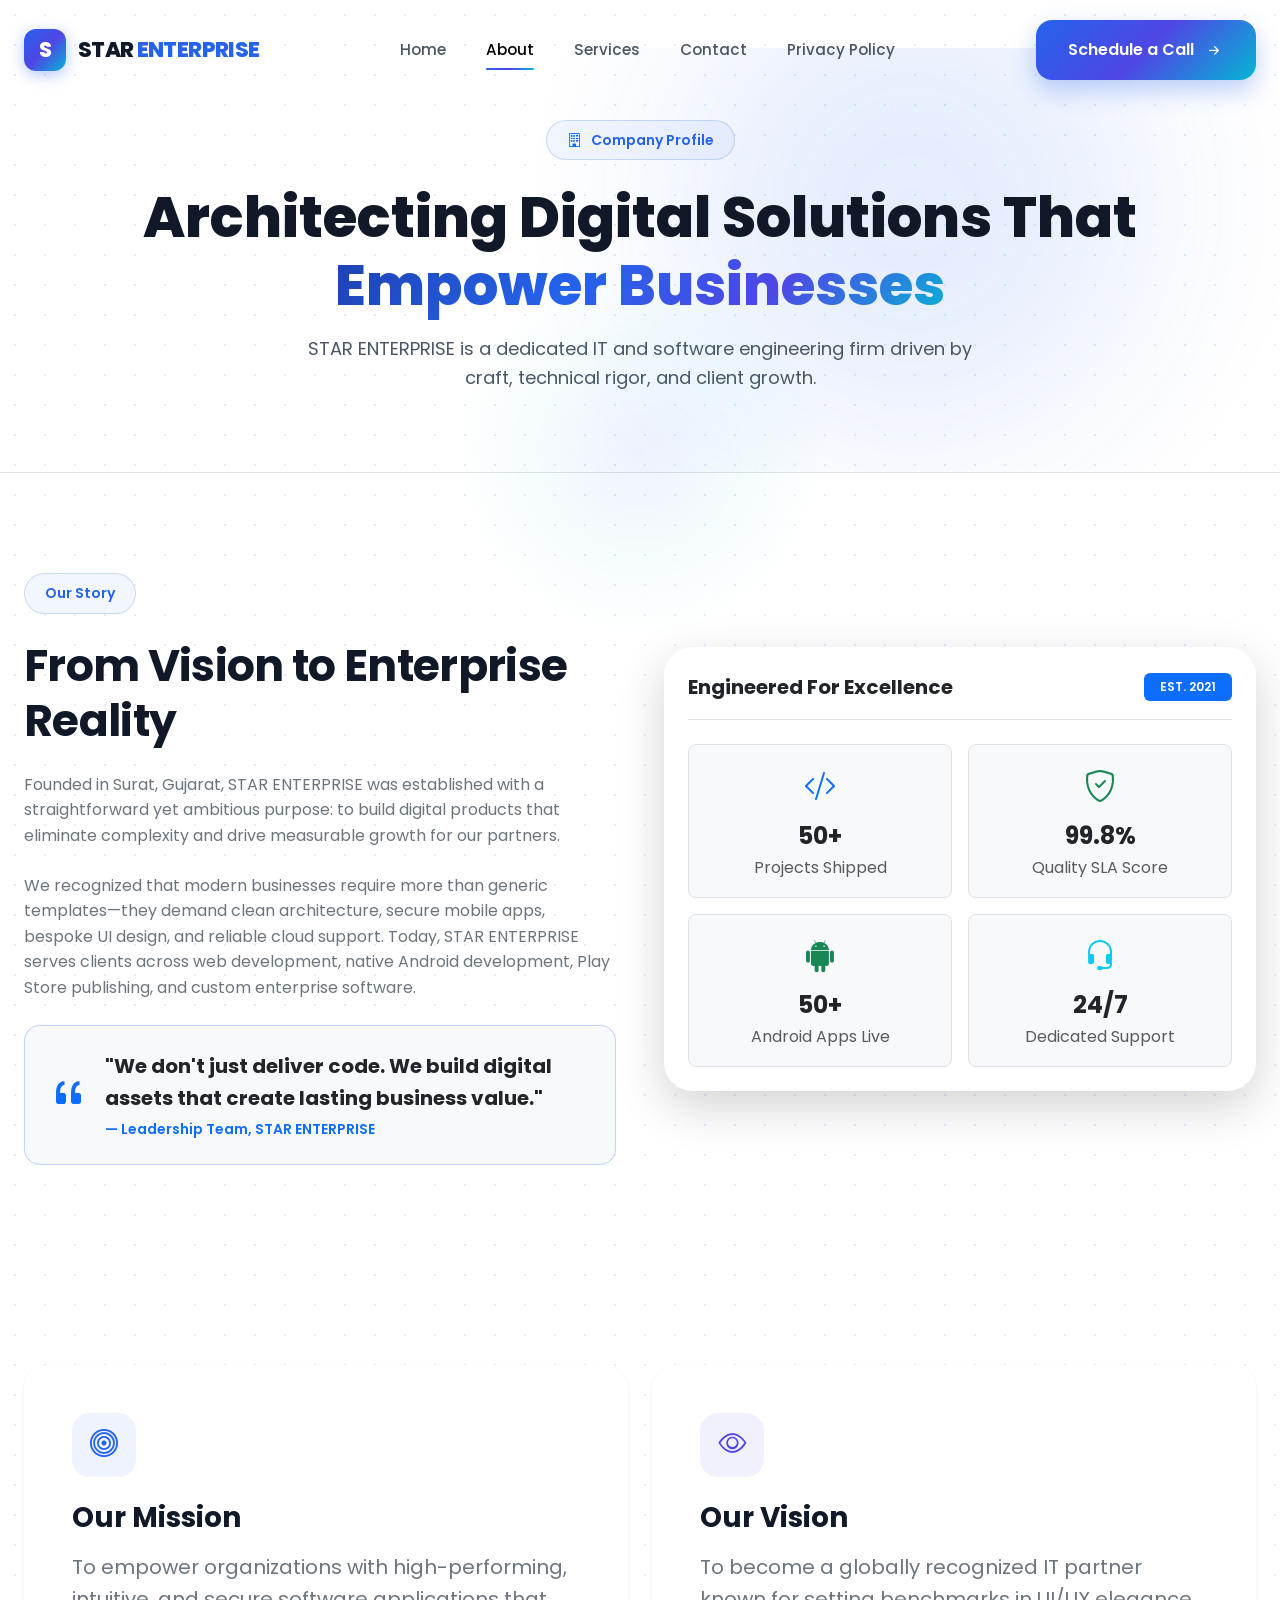
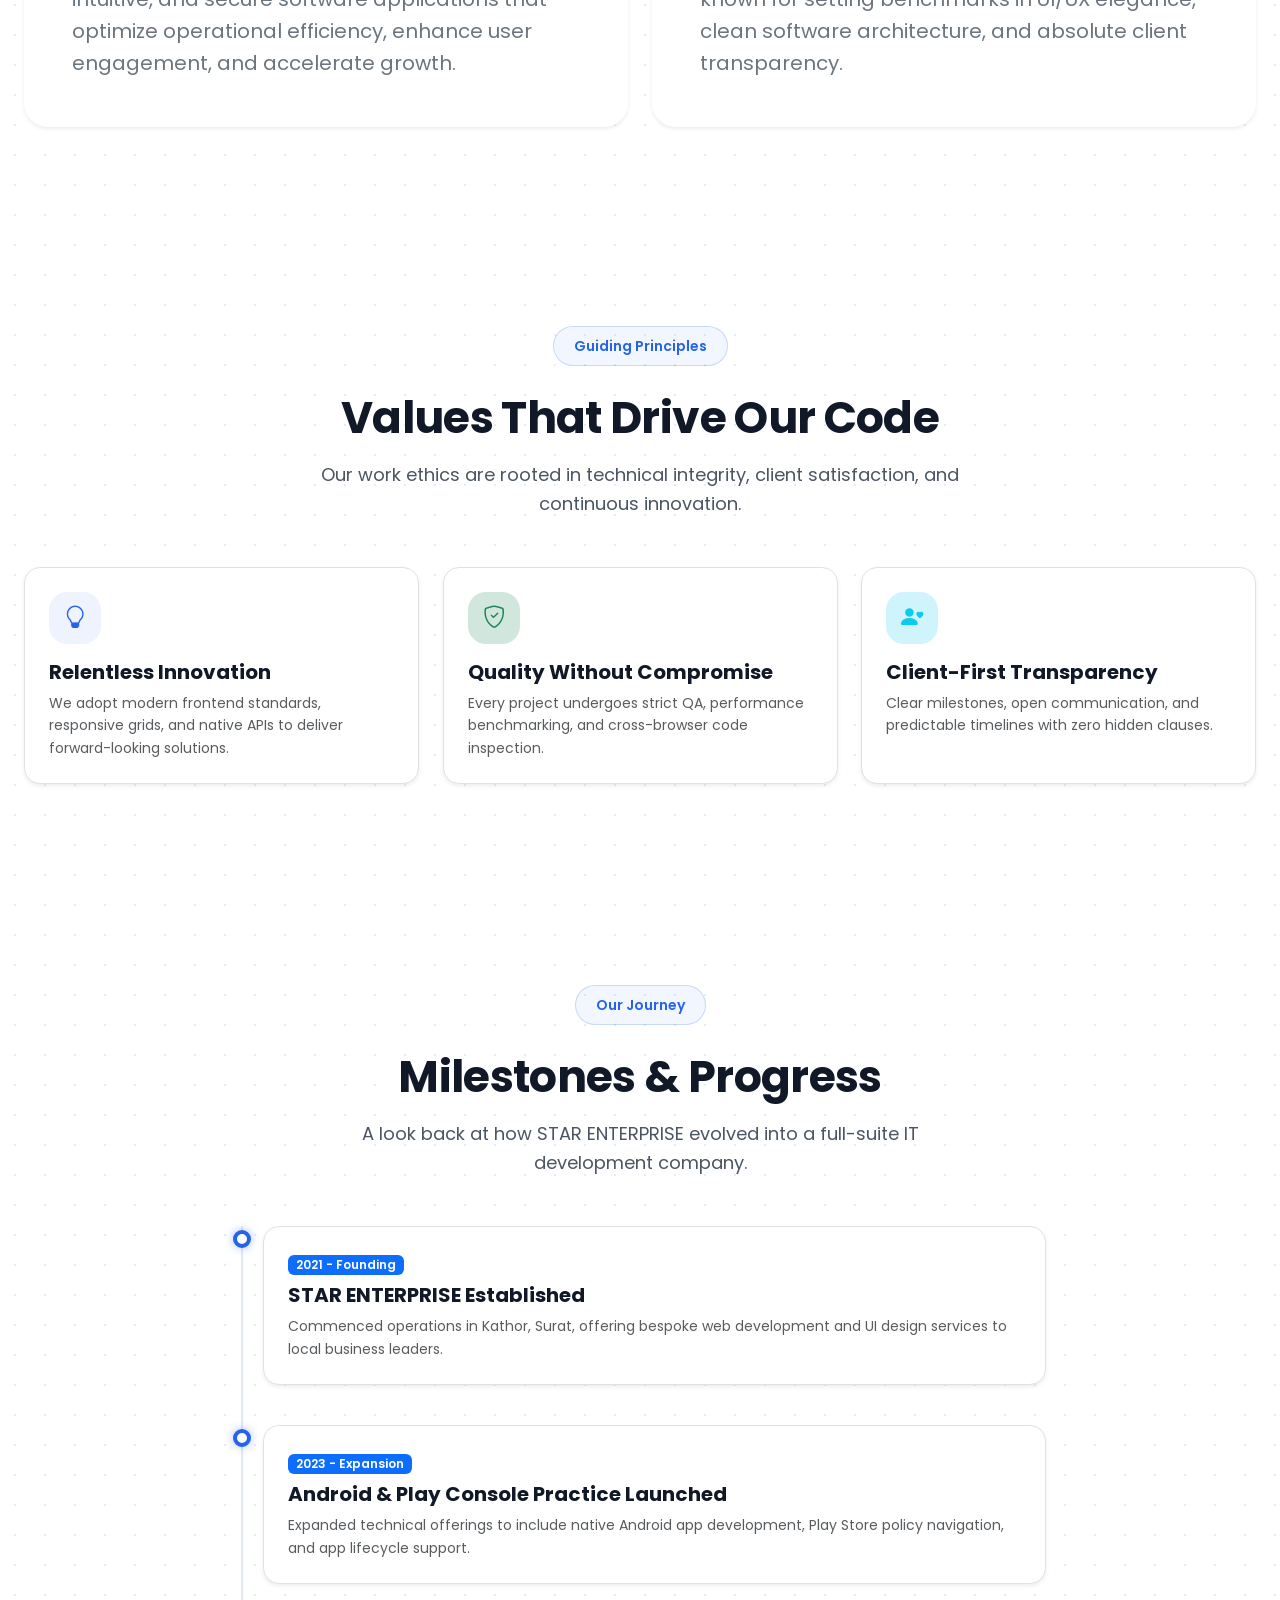
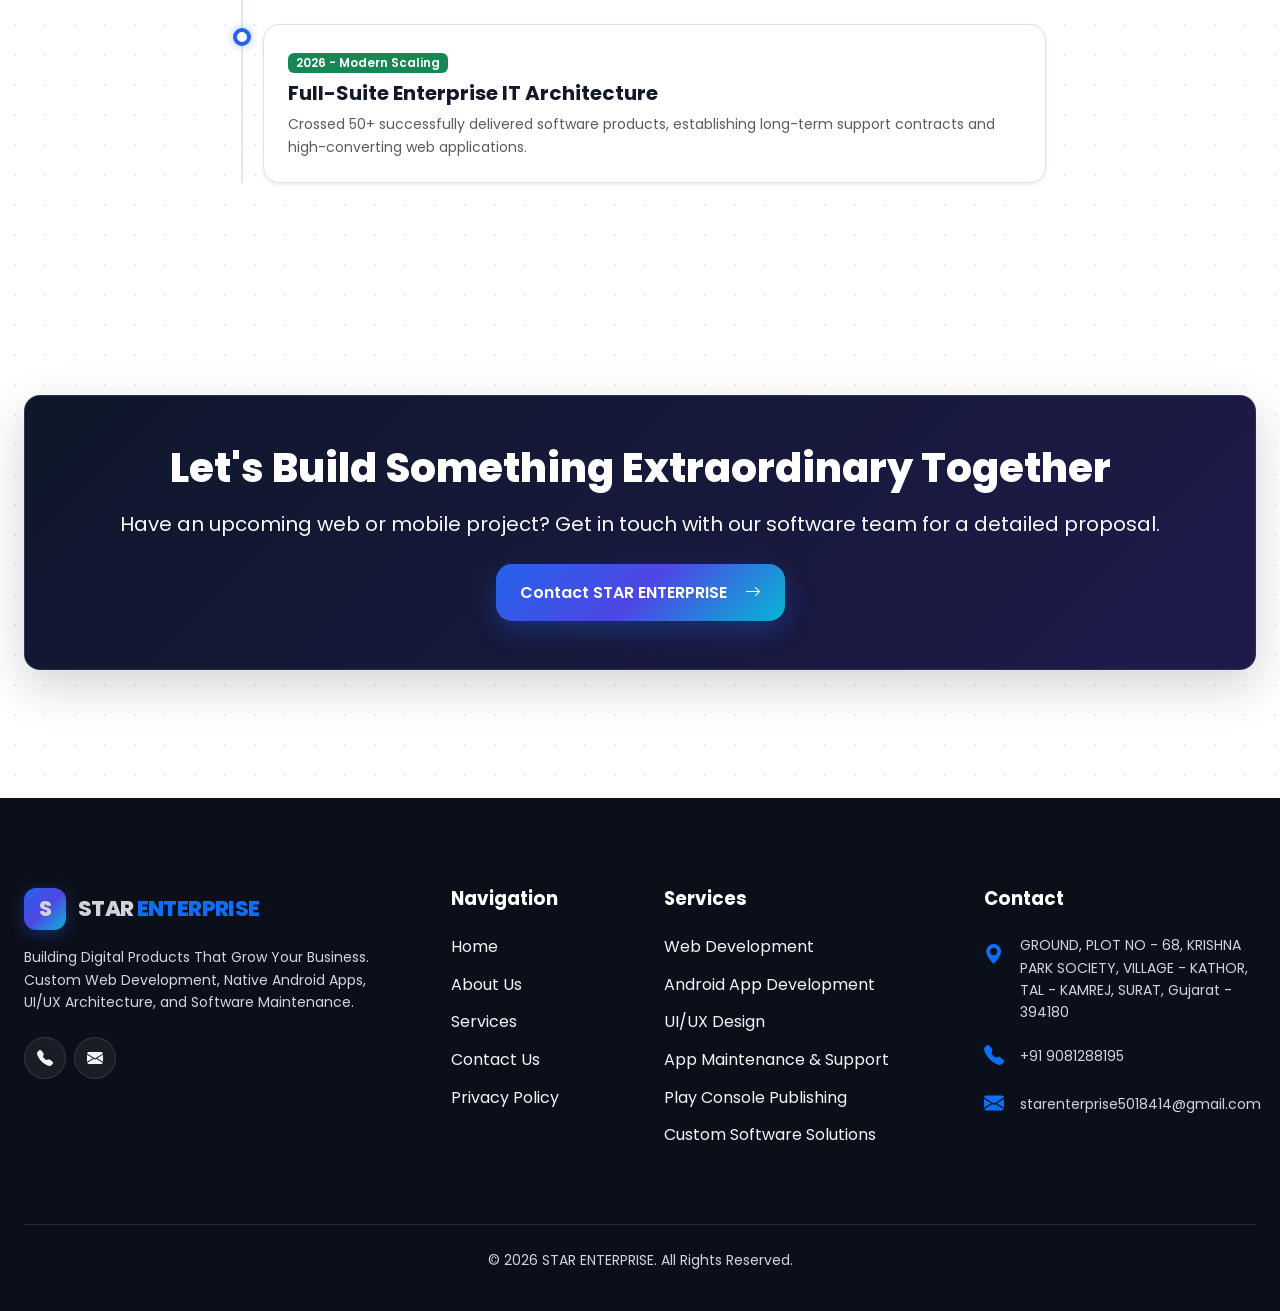
<file: about.html>
<!DOCTYPE html>
<html lang="en">

<head>
  <meta charset="UTF-8">
  <meta name="viewport" content="width=device-width, initial-scale=1.0">
  <title>About Us | STAR ENTERPRISE - Senior Software & IT Company</title>
  <meta name="description"
    content="Discover STAR ENTERPRISE: Our story, mission, vision, core engineering values, and commitment to building world-class web and mobile digital products.">
  <meta name="keywords"
    content="About STAR ENTERPRISE, IT Company Surat, Software Architecture, Android Engineers, Web Development Agency">
  <meta name="author" content="STAR ENTERPRISE">

  <!-- Open Graph -->
  <meta property="og:type" content="website">
  <meta property="og:title" content="About STAR ENTERPRISE | Enterprise IT & Product Engineering">
  <meta property="og:description"
    content="Learn how STAR ENTERPRISE helps businesses transform digital presence through scalable web and mobile software solutions.">
  <meta property="og:image" content="images/og-image.png">

  <!-- Favicon -->
  <link rel="icon" type="image/svg+xml" href="images/favicon.svg">

  <!-- Bootstrap 5 CSS -->
  <link rel="stylesheet" href="css/bootstrap.min.css">
  <!-- Bootstrap Icons -->
  <link rel="stylesheet" href="https://cdn.jsdelivr.net/npm/bootstrap-icons@1.11.3/font/bootstrap-icons.min.css">
  <!-- Custom Stylesheets -->
  <link rel="stylesheet" href="css/style.css">
  <link rel="stylesheet" href="css/animations.css">
</head>

<body class="bg-grid-pattern">

  <div id="scroll-progress"></div>
  <div id="cursor-follower"></div>

  <div id="preloader">
    <div class="spinner-glow mb-3"></div>
    <div class="text-white font-weight-600 fs-5">STAR ENTERPRISE</div>
  </div>

  <!-- Sticky Glass Navigation Header -->
  <nav class="navbar navbar-expand-lg navbar-star">
    <div class="container container-custom">
      <a class="navbar-brand-logo" href="index.html">
        <div class="logo-icon">S</div>
        <div class="logo-text">STAR <span>ENTERPRISE</span></div>
      </a>

      <button class="navbar-toggler border-0 shadow-none" type="button" data-bs-toggle="collapse"
        data-bs-target="#navbarStarNav" aria-controls="navbarStarNav" aria-expanded="false"
        aria-label="Toggle navigation">
        <i class="bi bi-list fs-1 text-dark"></i>
      </button>

      <div class="collapse navbar-collapse" id="navbarStarNav">
        <ul class="navbar-nav mx-auto mb-2 mb-lg-0 gap-lg-2">
          <li class="nav-item">
            <a class="nav-link nav-link-custom" href="index.html">Home</a>
          </li>
          <li class="nav-item">
            <a class="nav-link nav-link-custom active" href="about.html">About</a>
          </li>
          <li class="nav-item">
            <a class="nav-link nav-link-custom" href="services.html">Services</a>
          </li>
          <li class="nav-item">
            <a class="nav-link nav-link-custom" href="contact.html">Contact</a>
          </li>
          <li class="nav-item">
            <a class="nav-link nav-link-custom" href="privacy.html">Privacy Policy</a>
          </li>
        </ul>

        <div class="d-flex align-items-center gap-3">
          <a href="contact.html" class="btn-custom btn-gradient-primary btn-magnetic">
            Schedule a Call <i class="bi bi-arrow-right-short fs-5"></i>
          </a>
        </div>
      </div>
    </div>
  </nav>

  <!-- Page Header Banner -->
  <section class="position-relative pt-5 pb-5 mt-5 overflow-hidden bg-alt border-bottom">
    <div class="glow-blob blob-blue" style="top: -20%; right: 10%;"></div>
    <div class="container container-custom position-relative z-1 pt-4 text-center">
      <div class="badge-pill-custom justify-content-center">
        <i class="bi bi-building text-primary"></i> Company Profile
      </div>
      <h1 class="display-4 font-weight-800 mb-3">Architecting Digital Solutions That <span class="text-gradient">Empower
          Businesses</span></h1>
      <p class="section-subtitle">STAR ENTERPRISE is a dedicated IT and software engineering firm driven by craft,
        technical rigor, and client growth.</p>
    </div>
  </section>

  <!-- Company Story -->
  <section class="py-6">
    <div class="container container-custom">
      <div class="row align-items-center g-5">
        <div class="col-lg-6 reveal-left">
          <div class="badge-pill-custom">Our Story</div>
          <h2 class="section-title mb-4">From Vision to Enterprise Reality</h2>
          <p class="text-secondary leading-relaxed mb-4">
            Founded in Surat, Gujarat, STAR ENTERPRISE was established with a straightforward yet ambitious purpose: to
            build digital products that eliminate complexity and drive measurable growth for our partners.
          </p>
          <p class="text-secondary leading-relaxed mb-4">
            We recognized that modern businesses require more than generic templates—they demand clean architecture,
            secure mobile apps, bespoke UI design, and reliable cloud support. Today, STAR ENTERPRISE serves clients
            across web development, native Android development, Play Store publishing, and custom enterprise software.
          </p>

          <div class="p-4 bg-light rounded-4 border border-primary border-opacity-25">
            <div class="d-flex align-items-center gap-3">
              <i class="bi bi-quote fs-1 text-primary"></i>
              <div>
                <div class="fw-bold text-dark fs-5">"We don't just deliver code. We build digital assets that create
                  lasting business value."</div>
                <div class="text-primary font-weight-600 small mt-1">— Leadership Team, STAR ENTERPRISE</div>
              </div>
            </div>
          </div>
        </div>

        <div class="col-lg-6 reveal-right">
          <!-- Story Visual Card -->
          <div class="card-premium p-4 shadow-lg border-0 bg-white" style="border-radius: 28px;">
            <div class="d-flex align-items-center justify-content-between mb-4 border-bottom pb-3">
              <div class="fw-bold fs-5 text-dark">Engineered For Excellence</div>
              <span class="badge bg-primary text-white font-weight-600 px-3 py-2">EST. 2021</span>
            </div>

            <div class="row g-3">
              <div class="col-6">
                <div class="p-3 bg-light rounded-3 text-center border">
                  <i class="bi bi-code-slash text-primary fs-2 d-block mb-1"></i>
                  <div class="fw-bold fs-4 text-dark">50+</div>
                  <div class="text-muted extra-small">Projects Shipped</div>
                </div>
              </div>
              <div class="col-6">
                <div class="p-3 bg-light rounded-3 text-center border">
                  <i class="bi bi-shield-check text-success fs-2 d-block mb-1"></i>
                  <div class="fw-bold fs-4 text-dark">99.8%</div>
                  <div class="text-muted extra-small">Quality SLA Score</div>
                </div>
              </div>
              <div class="col-6">
                <div class="p-3 bg-light rounded-3 text-center border">
                  <i class="bi bi-android2 text-success fs-2 d-block mb-1"></i>
                  <div class="fw-bold fs-4 text-dark">50+</div>
                  <div class="text-muted extra-small">Android Apps Live</div>
                </div>
              </div>
              <div class="col-6">
                <div class="p-3 bg-light rounded-3 text-center border">
                  <i class="bi bi-headset text-info fs-2 d-block mb-1"></i>
                  <div class="fw-bold fs-4 text-dark">24/7</div>
                  <div class="text-muted extra-small">Dedicated Support</div>
                </div>
              </div>
            </div>
          </div>
        </div>
      </div>
    </div>
  </section>

  <!-- Mission & Vision -->
  <section class="py-6 bg-alt">
    <div class="container container-custom">
      <div class="row g-4">
        <!-- Mission Card -->
        <div class="col-md-6 reveal-on-scroll delay-100">
          <div class="card-premium p-5 border-0 shadow-sm h-100">
            <div class="icon-box-lg mb-4">
              <i class="bi bi-bullseye"></i>
            </div>
            <h3 class="h3 font-weight-700 mb-3">Our Mission</h3>
            <p class="text-secondary fs-5 mb-0">To empower organizations with high-performing, intuitive, and secure
              software applications that optimize operational efficiency, enhance user engagement, and accelerate
              growth.</p>
          </div>
        </div>

        <!-- Vision Card -->
        <div class="col-md-6 reveal-on-scroll delay-200">
          <div class="card-premium p-5 border-0 shadow-sm h-100">
            <div class="icon-box-lg mb-4" style="color: #4F46E5; background: rgba(79, 70, 229, 0.08);">
              <i class="bi bi-eye"></i>
            </div>
            <h3 class="h3 font-weight-700 mb-3">Our Vision</h3>
            <p class="text-secondary fs-5 mb-0">To become a globally recognized IT partner known for setting benchmarks
              in UI/UX elegance, clean software architecture, and absolute client transparency.</p>
          </div>
        </div>
      </div>
    </div>
  </section>

  <!-- Core Values -->
  <section class="py-6">
    <div class="container container-custom">
      <div class="text-center mb-5 reveal-on-scroll">
        <div class="badge-pill-custom">Guiding Principles</div>
        <h2 class="section-title">Values That Drive Our Code</h2>
        <p class="section-subtitle">Our work ethics are rooted in technical integrity, client satisfaction, and
          continuous innovation.</p>
      </div>

      <div class="row g-4">
        <div class="col-md-4 reveal-on-scroll delay-100">
          <div class="p-4 bg-white rounded-4 border h-100 shadow-sm card-premium">
            <div class="icon-box-lg mb-3" style="width: 52px; height: 52px; font-size: 1.4rem;">
              <i class="bi bi-lightbulb"></i>
            </div>
            <h4 class="h5 font-weight-700 mb-2">Relentless Innovation</h4>
            <p class="text-muted small m-0">We adopt modern frontend standards, responsive grids, and native APIs to
              deliver forward-looking solutions.</p>
          </div>
        </div>

        <div class="col-md-4 reveal-on-scroll delay-200">
          <div class="p-4 bg-white rounded-4 border h-100 shadow-sm card-premium">
            <div class="icon-box-lg mb-3 text-success bg-success-subtle"
              style="width: 52px; height: 52px; font-size: 1.4rem;">
              <i class="bi bi-shield-check"></i>
            </div>
            <h4 class="h5 font-weight-700 mb-2">Quality Without Compromise</h4>
            <p class="text-muted small m-0">Every project undergoes strict QA, performance benchmarking, and
              cross-browser code inspection.</p>
          </div>
        </div>

        <div class="col-md-4 reveal-on-scroll delay-300">
          <div class="p-4 bg-white rounded-4 border h-100 shadow-sm card-premium">
            <div class="icon-box-lg mb-3 text-info bg-info-subtle"
              style="width: 52px; height: 52px; font-size: 1.4rem;">
              <i class="bi bi-person-heart"></i>
            </div>
            <h4 class="h5 font-weight-700 mb-2">Client-First Transparency</h4>
            <p class="text-muted small m-0">Clear milestones, open communication, and predictable timelines with zero
              hidden clauses.</p>
          </div>
        </div>
      </div>
    </div>
  </section>

  <!-- Milestones Timeline -->
  <section class="py-6 bg-alt">
    <div class="container container-custom">
      <div class="text-center mb-5 reveal-on-scroll">
        <div class="badge-pill-custom">Our Journey</div>
        <h2 class="section-title">Milestones & Progress</h2>
        <p class="section-subtitle">A look back at how STAR ENTERPRISE evolved into a full-suite IT development company.
        </p>
      </div>

      <div class="row justify-content-center">
        <div class="col-lg-8">
          <div class="timeline-track">
            <!-- Item 1 -->
            <div class="timeline-item reveal-on-scroll">
              <div class="timeline-dot"></div>
              <div class="p-4 bg-white rounded-4 border shadow-sm">
                <span class="badge bg-primary text-white font-weight-600 mb-2">2021 - Founding</span>
                <h3 class="h5 font-weight-700 mb-2">STAR ENTERPRISE Established</h3>
                <p class="text-muted small m-0">Commenced operations in Kathor, Surat, offering bespoke web development
                  and UI design services to local business leaders.</p>
              </div>
            </div>

            <!-- Item 2 -->
            <div class="timeline-item reveal-on-scroll">
              <div class="timeline-dot"></div>
              <div class="p-4 bg-white rounded-4 border shadow-sm">
                <span class="badge bg-primary text-white font-weight-600 mb-2">2023 - Expansion</span>
                <h3 class="h5 font-weight-700 mb-2">Android & Play Console Practice Launched</h3>
                <p class="text-muted small m-0">Expanded technical offerings to include native Android app development,
                  Play Store policy navigation, and app lifecycle support.</p>
              </div>
            </div>

            <!-- Item 3 -->
            <div class="timeline-item reveal-on-scroll">
              <div class="timeline-dot"></div>
              <div class="p-4 bg-white rounded-4 border shadow-sm">
                <span class="badge bg-success text-white font-weight-600 mb-2">2026 - Modern Scaling</span>
                <h3 class="h5 font-weight-700 mb-2">Full-Suite Enterprise IT Architecture</h3>
                <p class="text-muted small m-0">Crossed 50+ successfully delivered software products, establishing
                  long-term support contracts and high-converting web applications.</p>
              </div>
            </div>
          </div>
        </div>
      </div>
    </div>
  </section>

  <!-- CTA Section -->
  <section class="py-5 my-4">
    <div class="container container-custom text-center">
      <div class="p-4 p-lg-5 rounded-4 bg-dark text-white position-relative overflow-hidden shadow-lg border"
        style="background: var(--gradient-dark) !important; border-color: rgba(255,255,255,0.1) !important;">
        <h2 class="display-6 font-weight-800 text-white mb-3">Let's Build Something Extraordinary Together</h2>
        <p class="text-light opacity-90 fs-5 mb-4">Have an upcoming web or mobile project? Get in touch with our
          software team for a detailed proposal.</p>
        <a href="contact.html" class="btn-custom btn-gradient-primary btn-magnetic btn-lg px-4 py-3">
          Contact STAR ENTERPRISE <i class="bi bi-arrow-right ms-2"></i>
        </a>
      </div>
    </div>
  </section>

  <!-- Footer -->
  <footer class="footer-dark">
    <div class="container container-custom">
      <div class="row g-5 pb-5">
        <div class="col-lg-4">
          <a class="navbar-brand-logo mb-3 d-inline-flex" href="index.html">
            <div class="logo-icon">S</div>
            <div class="logo-text text-white">STAR <span class="text-primary">ENTERPRISE</span></div>
          </a>
          <p class="text-muted small mb-4">Building Digital Products That Grow Your Business. Custom Web Development,
            Native Android Apps, UI/UX Architecture, and Software Maintenance.</p>
          <div class="d-flex gap-2">
            <a href="tel:+919081288195" class="social-btn" aria-label="Call Us" title="Call Us"><i
                class="bi bi-telephone-fill"></i></a>
            <a href="mailto:starenterprise5018414@gmail.com" class="social-btn" aria-label="Email Us"
              title="Email Us"><i class="bi bi-envelope-fill"></i></a>
          </div>
        </div>

        <div class="col-6 col-md-3 col-lg-2">
          <h5>Navigation</h5>
          <ul class="list-unstyled">
            <li><a href="index.html" class="footer-link">Home</a></li>
            <li><a href="about.html" class="footer-link">About Us</a></li>
            <li><a href="services.html" class="footer-link">Services</a></li>
            <li><a href="contact.html" class="footer-link">Contact Us</a></li>
            <li><a href="privacy.html" class="footer-link">Privacy Policy</a></li>
          </ul>
        </div>

        <div class="col-6 col-md-3 col-lg-3">
          <h5>Services</h5>
          <ul class="list-unstyled">
            <li><a href="services.html#web-dev" class="footer-link">Web Development</a></li>
            <li><a href="services.html#android-dev" class="footer-link">Android App Development</a></li>
            <li><a href="services.html#ui-ux" class="footer-link">UI/UX Design</a></li>
            <li><a href="services.html#maintenance" class="footer-link">App Maintenance & Support</a></li>
            <li><a href="services.html#play-console" class="footer-link">Play Console Publishing</a></li>
            <li><a href="services.html#custom-software" class="footer-link">Custom Software Solutions</a></li>
          </ul>
        </div>

        <div class="col-md-6 col-lg-3">
          <h5>Contact</h5>
          <div class="d-flex align-items-start gap-3 mb-3 text-muted small">
            <i class="bi bi-geo-alt-fill text-primary fs-5 mt-1"></i>
            <div>GROUND, PLOT NO - 68, KRISHNA PARK SOCIETY, VILLAGE - KATHOR, TAL - KAMREJ, SURAT, Gujarat - 394180
            </div>
          </div>
          <div class="d-flex align-items-center gap-3 mb-3 text-muted small">
            <i class="bi bi-telephone-fill text-primary fs-5"></i>
            <div><a href="tel:+919081288195" class="text-decoration-none text-muted">+91 9081288195</a></div>
          </div>
          <div class="d-flex align-items-center gap-3 text-muted small">
            <i class="bi bi-envelope-fill text-primary fs-5"></i>
            <div><a href="mailto:starenterprise5018414@gmail.com"
                class="text-decoration-none text-muted">starenterprise5018414@gmail.com</a></div>
          </div>
        </div>
      </div>

      <div class="border-top border-secondary border-opacity-25 pt-4 text-center text-muted small">
        &copy; 2026 STAR ENTERPRISE. All Rights Reserved.
      </div>
    </div>
  </footer>

  <button id="backToTop" class="back-to-top" aria-label="Back to top">
    <i class="bi bi-arrow-up"></i>
  </button>

  <script src="js/bootstrap.bundle.min.js"></script>
  <script src="js/main.js"></script>
  <script src="js/effects.js"></script>
</body>

</html>
</file>
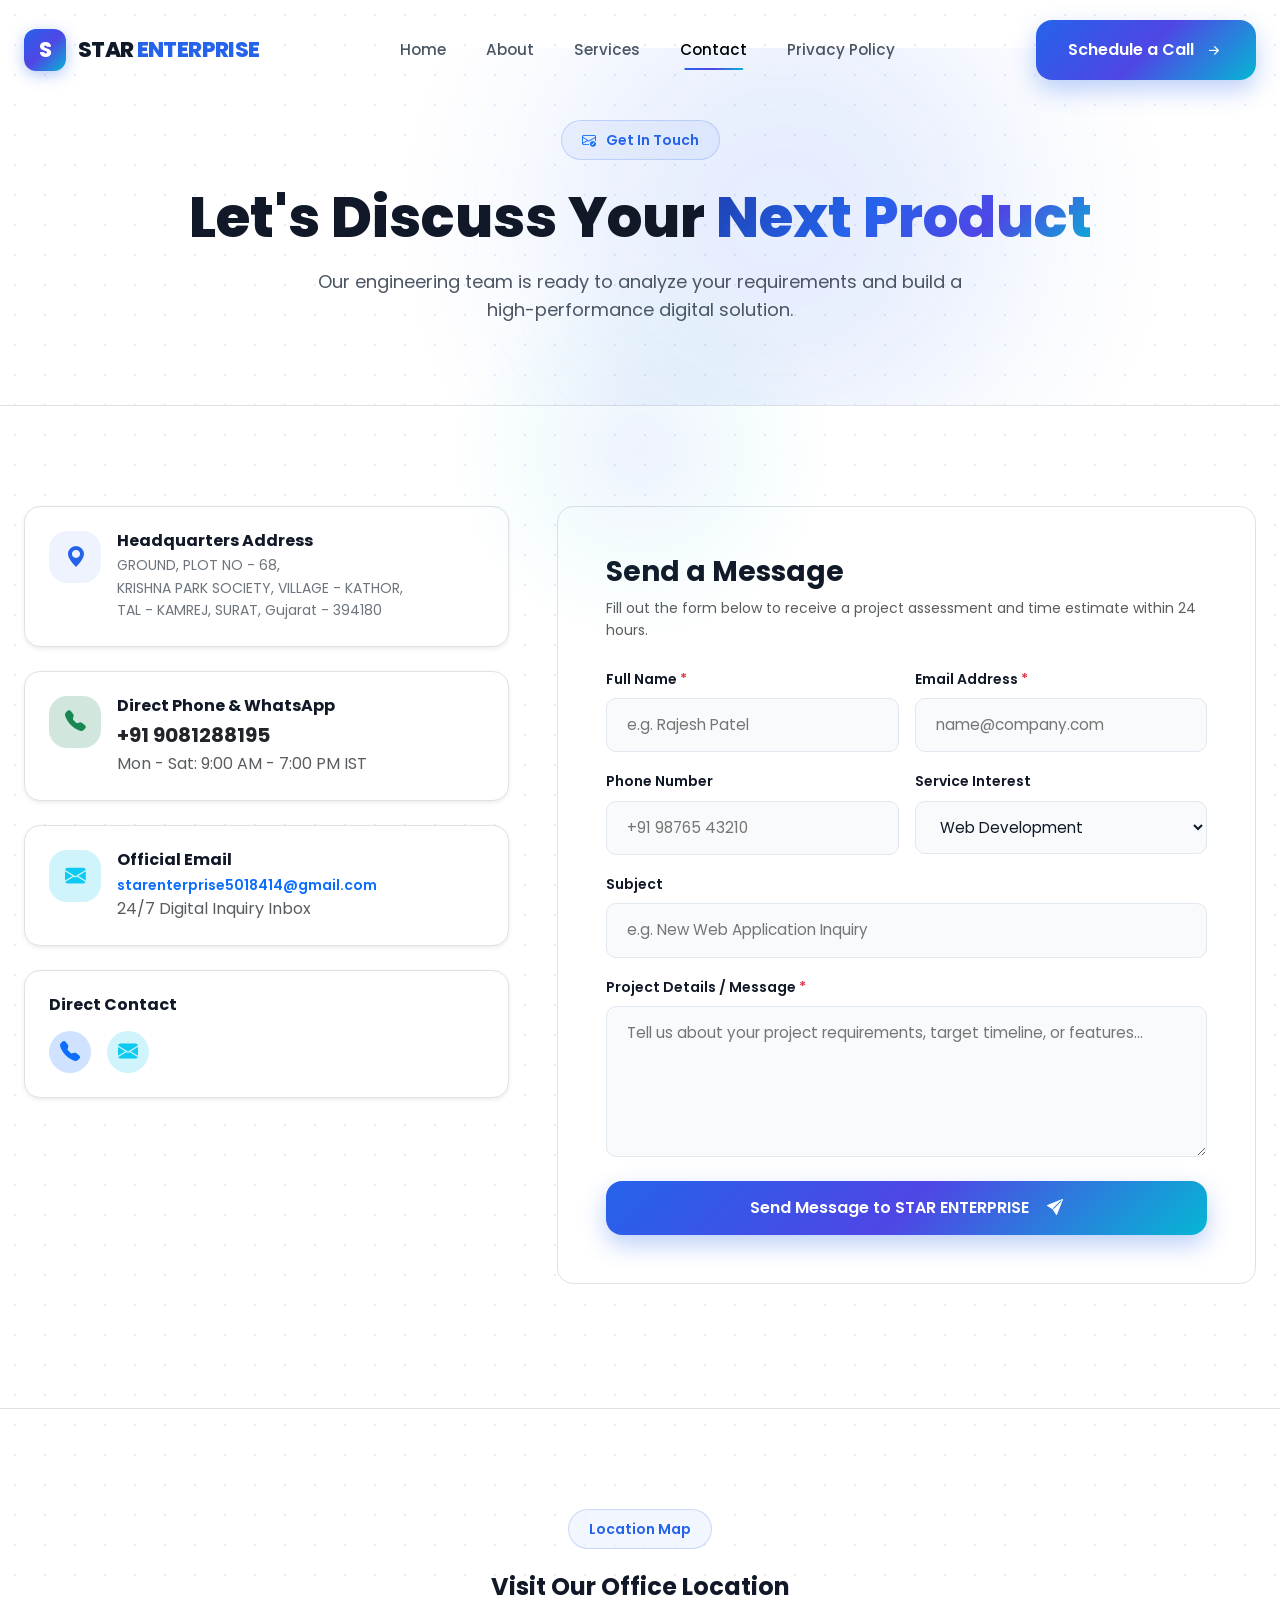
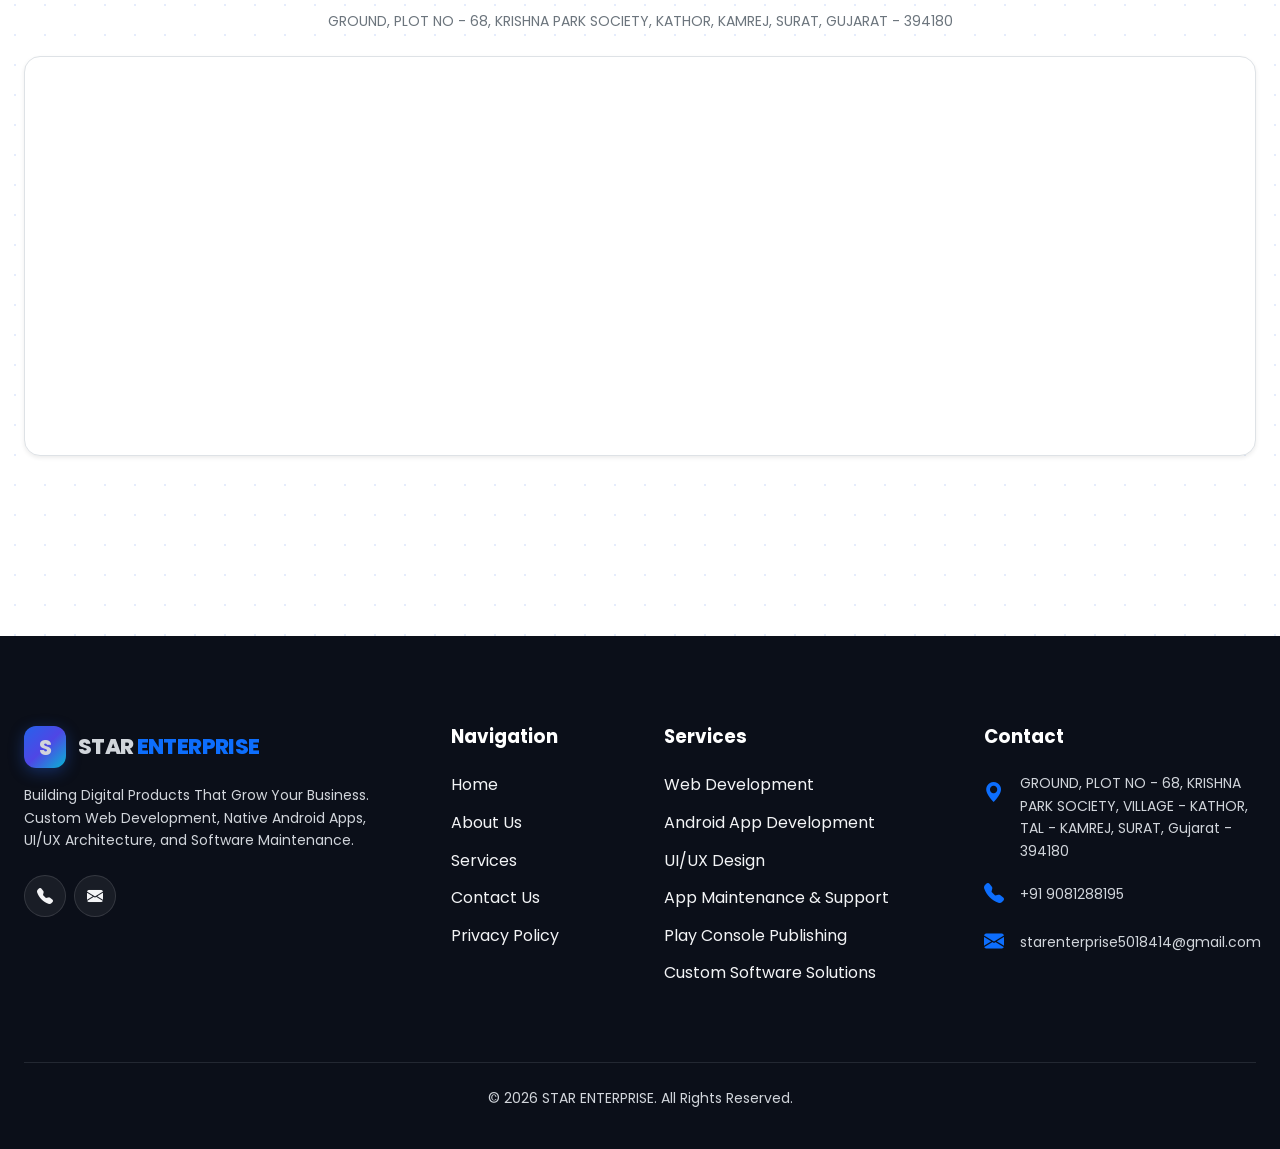
<file: contact.html>
<!DOCTYPE html>
<html lang="en">
<head>
  <meta charset="UTF-8">
  <meta name="viewport" content="width=device-width, initial-scale=1.0">
  <title>Contact Us | STAR ENTERPRISE - Get in Touch with Our IT Team</title>
  <meta name="description" content="Contact STAR ENTERPRISE in Surat, Gujarat. Phone: +91 9081288195, Email: starenterprise5018414@gmail.com. Schedule a software project inquiry or consultation.">
  <meta name="keywords" content="Contact STAR ENTERPRISE, IT Company Address Surat, Kathor Kamrej Surat, Web Development Inquiry, Android App Developer Contact">
  <meta name="author" content="STAR ENTERPRISE">

  <!-- Open Graph -->
  <meta property="og:type" content="website">
  <meta property="og:title" content="Contact STAR ENTERPRISE | IT & Software Consultation">
  <meta property="og:description" content="Reach out to STAR ENTERPRISE for custom web development, Android apps, and software maintenance.">
  <meta property="og:image" content="images/og-image.png">

  <!-- Favicon -->
  <link rel="icon" type="image/svg+xml" href="images/favicon.svg">

  <!-- Bootstrap 5 CSS -->
  <link rel="stylesheet" href="css/bootstrap.min.css">
  <!-- Bootstrap Icons -->
  <link rel="stylesheet" href="https://cdn.jsdelivr.net/npm/bootstrap-icons@1.11.3/font/bootstrap-icons.min.css">
  <!-- Custom Stylesheets -->
  <link rel="stylesheet" href="css/style.css">
  <link rel="stylesheet" href="css/animations.css">
</head>
<body class="bg-grid-pattern">

  <div id="scroll-progress"></div>
  <div id="cursor-follower"></div>

  <div id="preloader">
    <div class="spinner-glow mb-3"></div>
    <div class="text-white font-weight-600 fs-5">STAR ENTERPRISE</div>
  </div>

  <!-- Sticky Glass Navigation Header -->
  <nav class="navbar navbar-expand-lg navbar-star">
    <div class="container container-custom">
      <a class="navbar-brand-logo" href="index.html">
        <div class="logo-icon">S</div>
        <div class="logo-text">STAR <span>ENTERPRISE</span></div>
      </a>

      <button class="navbar-toggler border-0 shadow-none" type="button" data-bs-toggle="collapse" data-bs-target="#navbarStarNav" aria-controls="navbarStarNav" aria-expanded="false" aria-label="Toggle navigation">
        <i class="bi bi-list fs-1 text-dark"></i>
      </button>

      <div class="collapse navbar-collapse" id="navbarStarNav">
        <ul class="navbar-nav mx-auto mb-2 mb-lg-0 gap-lg-2">
          <li class="nav-item">
            <a class="nav-link nav-link-custom" href="index.html">Home</a>
          </li>
          <li class="nav-item">
            <a class="nav-link nav-link-custom" href="about.html">About</a>
          </li>
          <li class="nav-item">
            <a class="nav-link nav-link-custom" href="services.html">Services</a>
          </li>
          <li class="nav-item">
            <a class="nav-link nav-link-custom active" href="contact.html">Contact</a>
          </li>
          <li class="nav-item">
            <a class="nav-link nav-link-custom" href="privacy.html">Privacy Policy</a>
          </li>
        </ul>

        <div class="d-flex align-items-center gap-3">
          <a href="contact.html" class="btn-custom btn-gradient-primary btn-magnetic">
            Schedule a Call <i class="bi bi-arrow-right-short fs-5"></i>
          </a>
        </div>
      </div>
    </div>
  </nav>

  <!-- Page Header Banner -->
  <section class="position-relative pt-5 pb-5 mt-5 overflow-hidden bg-alt border-bottom">
    <div class="glow-blob blob-blue" style="top: -20%; right: 20%;"></div>
    <div class="container container-custom position-relative z-1 pt-4 text-center">
      <div class="badge-pill-custom justify-content-center">
        <i class="bi bi-envelope-check text-primary"></i> Get In Touch
      </div>
      <h1 class="display-4 font-weight-800 mb-3">Let's Discuss Your <span class="text-gradient">Next Product</span></h1>
      <p class="section-subtitle">Our engineering team is ready to analyze your requirements and build a high-performance digital solution.</p>
    </div>
  </section>

  <!-- Contact Split Section -->
  <section class="py-6">
    <div class="container container-custom">
      <div class="row g-5">
        <!-- Left Column: Company Information Cards -->
        <div class="col-lg-5 reveal-left">
          <div class="d-flex flex-column gap-4">

            <!-- Card 1: Address -->
            <div class="p-4 bg-white rounded-4 border shadow-sm card-premium">
              <div class="d-flex align-items-start gap-3">
                <div class="icon-box-lg m-0 flex-shrink-0" style="width: 52px; height: 52px; font-size: 1.3rem;">
                  <i class="bi bi-geo-alt-fill"></i>
                </div>
                <div>
                  <h3 class="h6 font-weight-700 mb-1">Headquarters Address</h3>
                  <p class="text-secondary small m-0 leading-relaxed">
                    GROUND, PLOT NO - 68,<br>
                    KRISHNA PARK SOCIETY, VILLAGE - KATHOR,<br>
                    TAL - KAMREJ, SURAT, Gujarat - 394180
                  </p>
                </div>
              </div>
            </div>

            <!-- Card 2: Phone & WhatsApp -->
            <div class="p-4 bg-white rounded-4 border shadow-sm card-premium">
              <div class="d-flex align-items-start gap-3">
                <div class="icon-box-lg m-0 flex-shrink-0 text-success bg-success-subtle" style="width: 52px; height: 52px; font-size: 1.3rem;">
                  <i class="bi bi-telephone-fill"></i>
                </div>
                <div>
                  <h3 class="h6 font-weight-700 mb-1">Direct Phone & WhatsApp</h3>
                  <a href="tel:+919081288195" class="text-decoration-none font-weight-700 text-dark fs-5 d-block hover-primary">+91 9081288195</a>
                  <span class="text-muted extra-small">Mon - Sat: 9:00 AM - 7:00 PM IST</span>
                </div>
              </div>
            </div>

            <!-- Card 3: Email -->
            <div class="p-4 bg-white rounded-4 border shadow-sm card-premium">
              <div class="d-flex align-items-start gap-3">
                <div class="icon-box-lg m-0 flex-shrink-0 text-info bg-info-subtle" style="width: 52px; height: 52px; font-size: 1.3rem;">
                  <i class="bi bi-envelope-fill"></i>
                </div>
                <div>
                  <h3 class="h6 font-weight-700 mb-1">Official Email</h3>
                  <a href="mailto:starenterprise5018414@gmail.com" class="text-decoration-none font-weight-600 text-primary small d-block">starenterprise5018414@gmail.com</a>
                  <span class="text-muted extra-small">24/7 Digital Inquiry Inbox</span>
                </div>
              </div>
            </div>

            <!-- Social Media Buttons -->
            <div class="p-4 bg-white rounded-4 border shadow-sm">
              <h4 class="h6 font-weight-700 mb-3">Direct Contact</h4>
              <div class="d-flex gap-3">
                <a href="tel:+919081288195" class="social-btn text-primary bg-primary-subtle border-0" aria-label="Call Us" title="Call Us"><i class="bi bi-telephone-fill fs-5"></i></a>
                <a href="mailto:starenterprise5018414@gmail.com" class="social-btn text-info bg-info-subtle border-0" aria-label="Email Us" title="Email Us"><i class="bi bi-envelope-fill fs-5"></i></a>
              </div>
            </div>

          </div>
        </div>

        <!-- Right Column: Interactive Contact Form -->
        <div class="col-lg-7 reveal-right">
          <div class="p-4 p-lg-5 bg-white rounded-4 border shadow-md">
            <h2 class="h3 font-weight-700 mb-2">Send a Message</h2>
            <p class="text-muted small mb-4">Fill out the form below to receive a project assessment and time estimate within 24 hours.</p>

            <form id="starContactForm" action="https://formspree.io/f/mkodpjpj" method="POST" novalidate>
              <div class="row g-3">
                <div class="col-md-6">
                  <label for="contactName" class="form-label font-weight-600 small">Full Name <span class="text-danger">*</span></label>
                  <input type="text" class="form-control-custom" id="contactName" name="name" placeholder="e.g. Rajesh Patel" required>
                </div>

                <div class="col-md-6">
                  <label for="contactEmail" class="form-label font-weight-600 small">Email Address <span class="text-danger">*</span></label>
                  <input type="email" class="form-control-custom" id="contactEmail" name="email" placeholder="name@company.com" required>
                </div>

                <div class="col-md-6">
                  <label for="contactPhone" class="form-label font-weight-600 small">Phone Number</label>
                  <input type="tel" class="form-control-custom" id="contactPhone" name="phone" placeholder="+91 98765 43210">
                </div>

                <div class="col-md-6">
                  <label for="contactService" class="form-label font-weight-600 small">Service Interest</label>
                  <select class="form-select-custom" id="contactService" name="service">
                    <option value="Web Development">Web Development</option>
                    <option value="Android App Development">Android App Development</option>
                    <option value="UI/UX Design">UI/UX Design Systems</option>
                    <option value="App Maintenance & Support">App Maintenance & Support</option>
                    <option value="Play Console Publishing">Play Console Publishing</option>
                    <option value="Custom Software Solutions">Custom Software Solutions</option>
                  </select>
                </div>

                <div class="col-12">
                  <label for="contactSubject" class="form-label font-weight-600 small">Subject</label>
                  <input type="text" class="form-control-custom" id="contactSubject" name="subject" placeholder="e.g. New Web Application Inquiry">
                </div>

                <div class="col-12">
                  <label for="contactMessage" class="form-label font-weight-600 small">Project Details / Message <span class="text-danger">*</span></label>
                  <textarea class="form-control-custom" id="contactMessage" name="message" rows="5" placeholder="Tell us about your project requirements, target timeline, or features..." required></textarea>
                </div>

                <div class="col-12">
                  <button type="submit" class="btn-custom btn-gradient-primary btn-magnetic w-100 btn-lg">
                    Send Message to STAR ENTERPRISE <i class="bi bi-send-fill ms-2"></i>
                  </button>
                </div>
              </div>
            </form>

            <div id="formAlert" style="display: none;"></div>
          </div>
        </div>
      </div>
    </div>
  </section>

  <!-- Google Map Placeholder Block -->
  <section class="py-6 my-4 bg-alt border-top">
    <div class="container container-custom">
      <div class="text-center mb-4">
        <div class="badge-pill-custom justify-content-center">Location Map</div>
        <h2 class="h4 font-weight-700">Visit Our Office Location</h2>
        <p class="text-secondary small m-0">GROUND, PLOT NO - 68, KRISHNA PARK SOCIETY, KATHOR, KAMREJ, SURAT, GUJARAT - 394180</p>
      </div>

      <div class="rounded-4 overflow-hidden shadow-sm border bg-white mt-4" style="height: 400px;">
        <iframe title="STAR ENTERPRISE Location Map" src="https://www.google.com/maps/embed?pb=!1m18!1m12!1m3!1d238132.6728888523!2d72.65747188205489!3d21.15944056645878!2m3!1f0!2f0!3f0!3m2!1i1024!2i768!4f13.1!3m3!1m2!1s0x3be04e59411d1563%3A0xfe4558290938b042!2sSurat%2C%20Gujarat!5e0!3m2!1sen!2sin!4v1784968606961!5m2!1sen!2sin" width="100%" height="100%" style="border:0;" allowfullscreen="" loading="lazy"></iframe>
      </div>
    </div>
  </section>

  <!-- Footer -->
  <footer class="footer-dark">
    <div class="container container-custom">
      <div class="row g-5 pb-5">
        <div class="col-lg-4">
          <a class="navbar-brand-logo mb-3 d-inline-flex" href="index.html">
            <div class="logo-icon">S</div>
            <div class="logo-text text-white">STAR <span class="text-primary">ENTERPRISE</span></div>
          </a>
          <p class="text-muted small mb-4">Building Digital Products That Grow Your Business. Custom Web Development, Native Android Apps, UI/UX Architecture, and Software Maintenance.</p>
          <div class="d-flex gap-2">
            <a href="tel:+919081288195" class="social-btn" aria-label="Call Us" title="Call Us"><i class="bi bi-telephone-fill"></i></a>
            <a href="mailto:starenterprise5018414@gmail.com" class="social-btn" aria-label="Email Us" title="Email Us"><i class="bi bi-envelope-fill"></i></a>
          </div>
        </div>

        <div class="col-6 col-md-3 col-lg-2">
          <h5>Navigation</h5>
          <ul class="list-unstyled">
            <li><a href="index.html" class="footer-link">Home</a></li>
            <li><a href="about.html" class="footer-link">About Us</a></li>
            <li><a href="services.html" class="footer-link">Services</a></li>
            <li><a href="contact.html" class="footer-link">Contact Us</a></li>
            <li><a href="privacy.html" class="footer-link">Privacy Policy</a></li>
          </ul>
        </div>

        <div class="col-6 col-md-3 col-lg-3">
          <h5>Services</h5>
          <ul class="list-unstyled">
            <li><a href="services.html#web-dev" class="footer-link">Web Development</a></li>
            <li><a href="services.html#android-dev" class="footer-link">Android App Development</a></li>
            <li><a href="services.html#ui-ux" class="footer-link">UI/UX Design</a></li>
            <li><a href="services.html#maintenance" class="footer-link">App Maintenance & Support</a></li>
            <li><a href="services.html#play-console" class="footer-link">Play Console Publishing</a></li>
            <li><a href="services.html#custom-software" class="footer-link">Custom Software Solutions</a></li>
          </ul>
        </div>

        <div class="col-md-6 col-lg-3">
          <h5>Contact</h5>
          <div class="d-flex align-items-start gap-3 mb-3 text-muted small">
            <i class="bi bi-geo-alt-fill text-primary fs-5 mt-1"></i>
            <div>GROUND, PLOT NO - 68, KRISHNA PARK SOCIETY, VILLAGE - KATHOR, TAL - KAMREJ, SURAT, Gujarat - 394180</div>
          </div>
          <div class="d-flex align-items-center gap-3 mb-3 text-muted small">
            <i class="bi bi-telephone-fill text-primary fs-5"></i>
            <div><a href="tel:+919081288195" class="text-decoration-none text-muted">+91 9081288195</a></div>
          </div>
          <div class="d-flex align-items-center gap-3 text-muted small">
            <i class="bi bi-envelope-fill text-primary fs-5"></i>
            <div><a href="mailto:starenterprise5018414@gmail.com" class="text-decoration-none text-muted">starenterprise5018414@gmail.com</a></div>
          </div>
        </div>
      </div>

      <div class="border-top border-secondary border-opacity-25 pt-4 text-center text-muted small">
        &copy; 2026 STAR ENTERPRISE. All Rights Reserved.
      </div>
    </div>
  </footer>

  <button id="backToTop" class="back-to-top" aria-label="Back to top">
    <i class="bi bi-arrow-up"></i>
  </button>

  <script src="js/bootstrap.bundle.min.js"></script>
  <script src="js/main.js"></script>
  <script src="js/effects.js"></script>
  <script src="js/contact.js"></script>
</body>
</html>
</file>
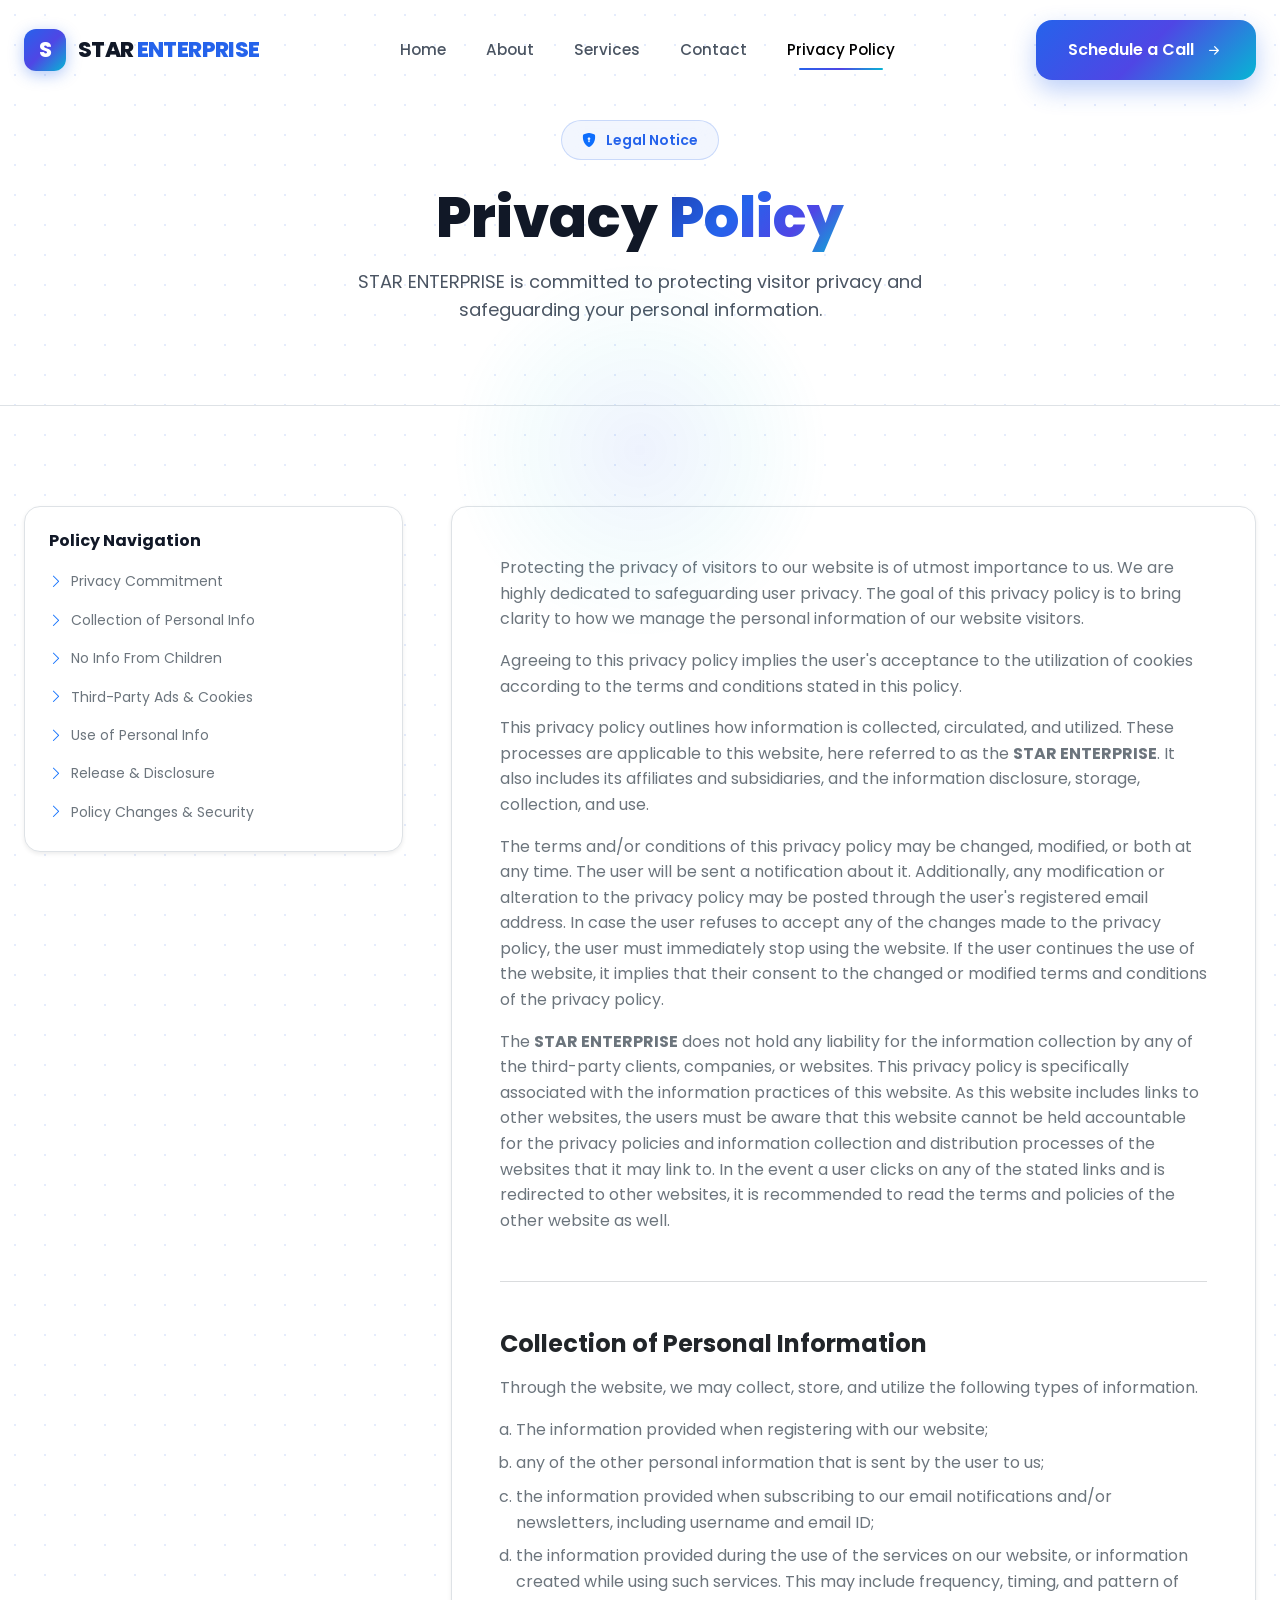
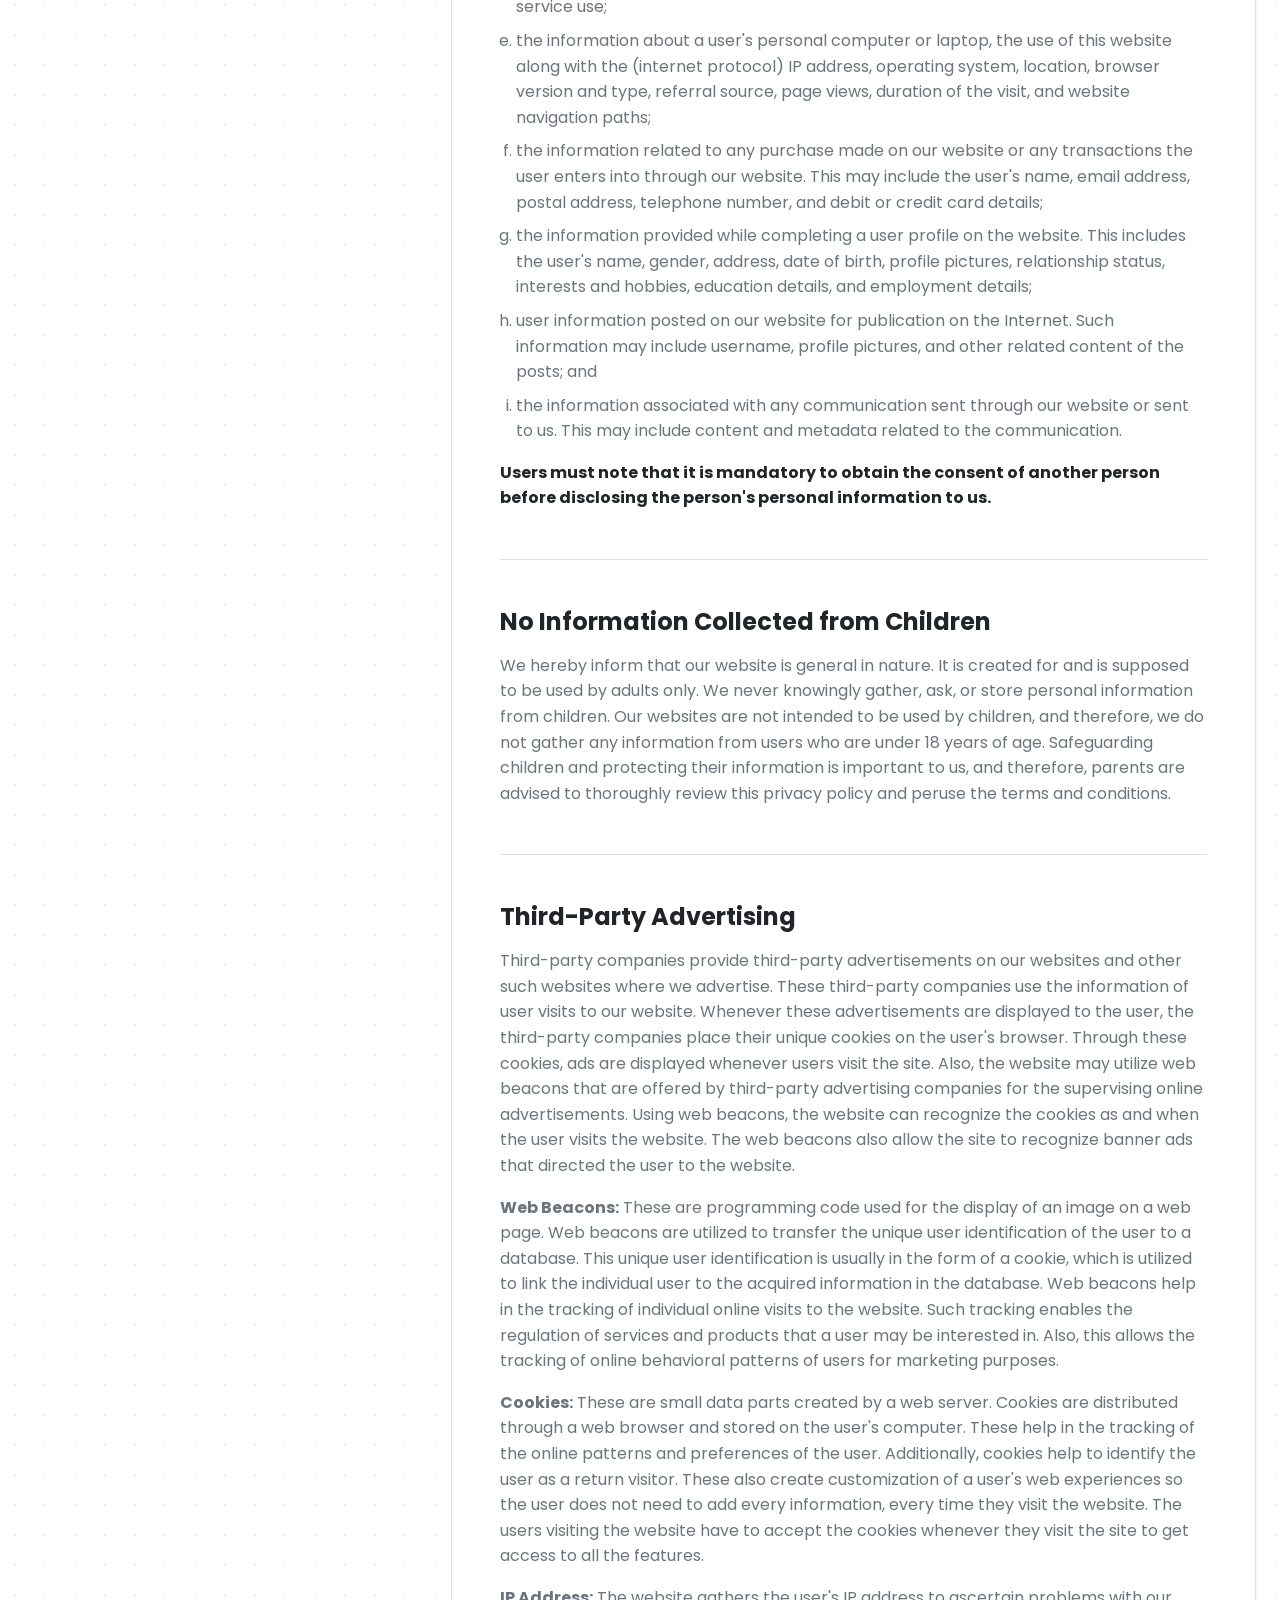
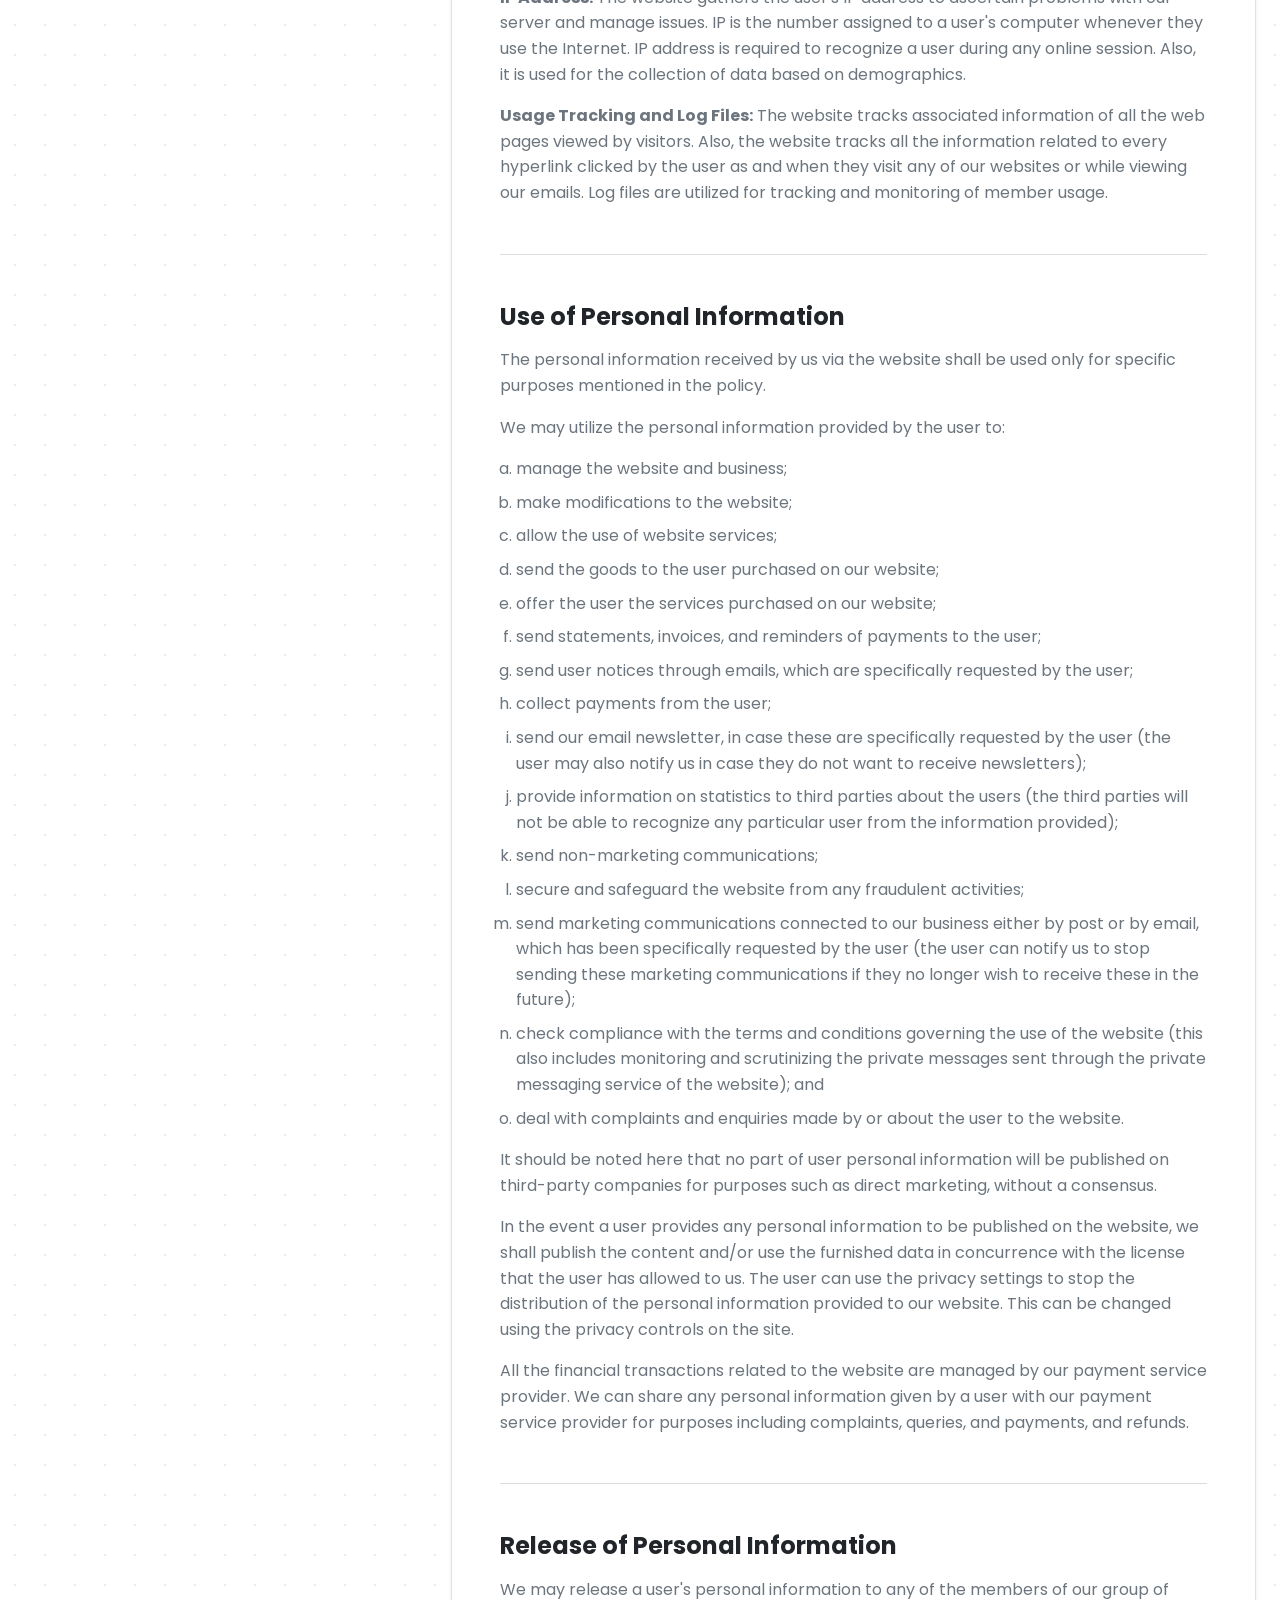
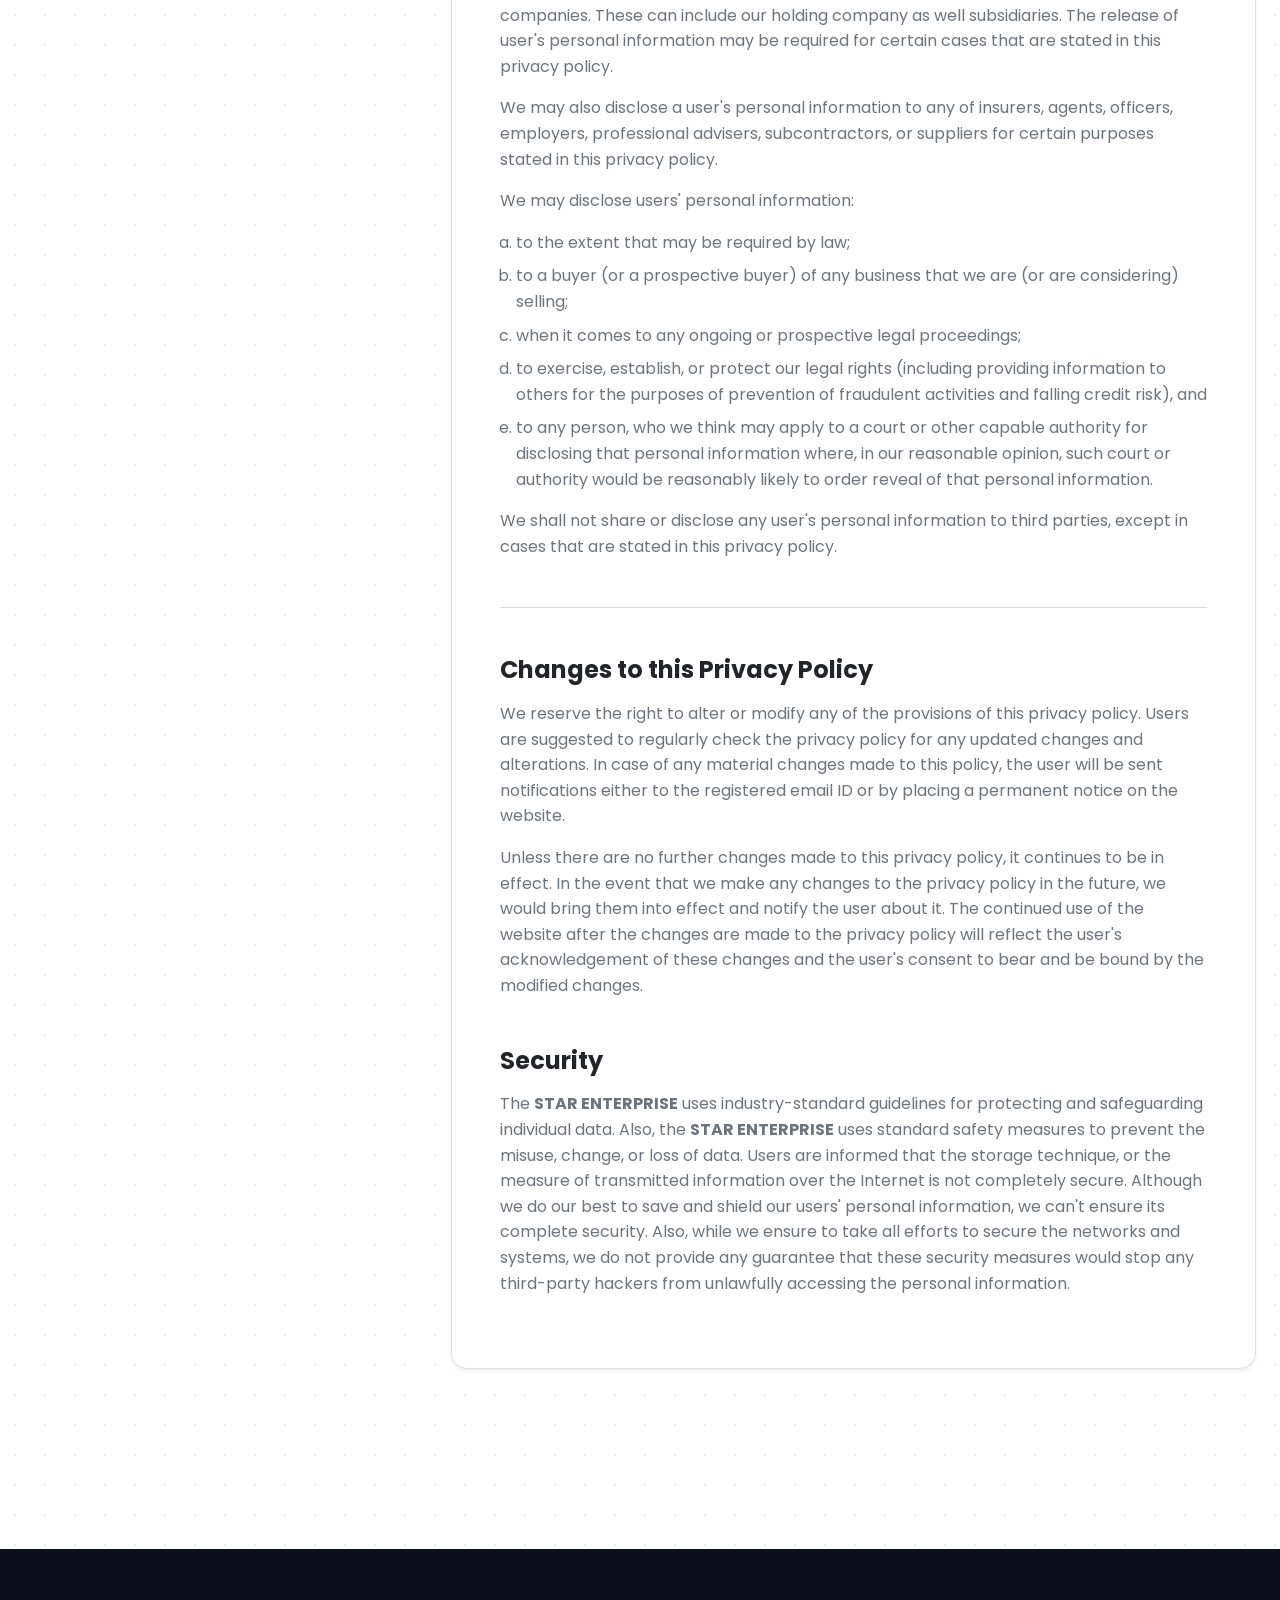
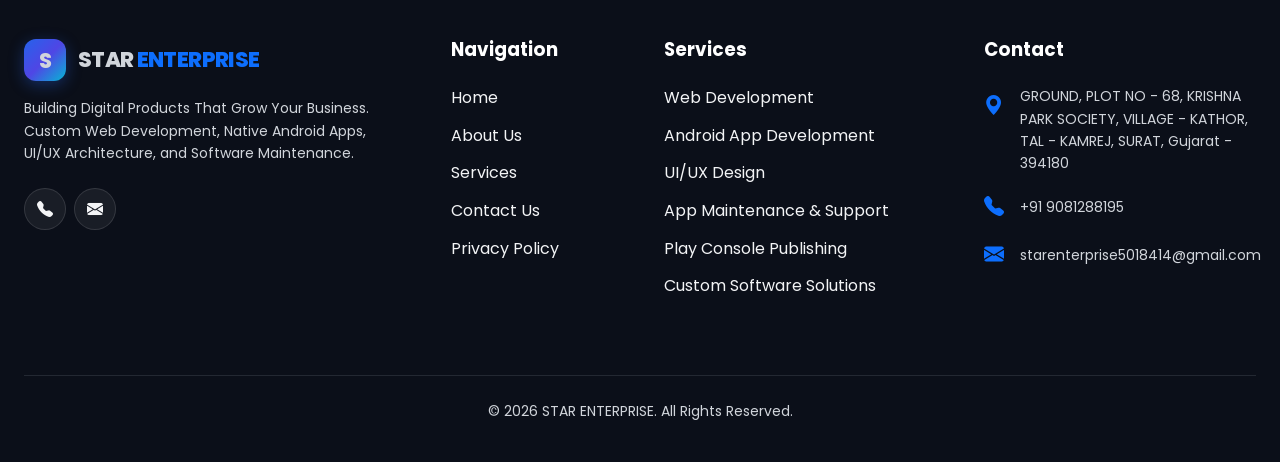
<file: privacy.html>
<!DOCTYPE html>
<html lang="en">
<head>
  <meta charset="UTF-8">
  <meta name="viewport" content="width=device-width, initial-scale=1.0">
  <title>Privacy Policy | STAR ENTERPRISE</title>
  <meta name="description" content="Read the official Privacy Policy of STAR ENTERPRISE outlining personal information collection, usage, cookies, third-party disclosures, and security guidelines.">
  <meta name="robots" content="index, follow">

  <!-- Favicon -->
  <link rel="icon" type="image/svg+xml" href="images/favicon.svg">

  <!-- Bootstrap 5 CSS -->
  <link rel="stylesheet" href="css/bootstrap.min.css">
  <!-- Bootstrap Icons -->
  <link rel="stylesheet" href="https://cdn.jsdelivr.net/npm/bootstrap-icons@1.11.3/font/bootstrap-icons.min.css">
  <!-- Custom Stylesheets -->
  <link rel="stylesheet" href="css/style.css">
  <link rel="stylesheet" href="css/animations.css">
</head>
<body class="bg-grid-pattern">

  <div id="scroll-progress"></div>
  <div id="cursor-follower"></div>

  <div id="preloader">
    <div class="spinner-glow mb-3"></div>
    <div class="text-white font-weight-600 fs-5">STAR ENTERPRISE</div>
  </div>

  <!-- Sticky Glass Navigation Header -->
  <nav class="navbar navbar-expand-lg navbar-star">
    <div class="container container-custom">
      <a class="navbar-brand-logo" href="index.html">
        <div class="logo-icon">S</div>
        <div class="logo-text">STAR <span>ENTERPRISE</span></div>
      </a>

      <button class="navbar-toggler border-0 shadow-none" type="button" data-bs-toggle="collapse" data-bs-target="#navbarStarNav" aria-controls="navbarStarNav" aria-expanded="false" aria-label="Toggle navigation">
        <i class="bi bi-list fs-1 text-dark"></i>
      </button>

      <div class="collapse navbar-collapse" id="navbarStarNav">
        <ul class="navbar-nav mx-auto mb-2 mb-lg-0 gap-lg-2">
          <li class="nav-item">
            <a class="nav-link nav-link-custom" href="index.html">Home</a>
          </li>
          <li class="nav-item">
            <a class="nav-link nav-link-custom" href="about.html">About</a>
          </li>
          <li class="nav-item">
            <a class="nav-link nav-link-custom" href="services.html">Services</a>
          </li>
          <li class="nav-item">
            <a class="nav-link nav-link-custom" href="contact.html">Contact</a>
          </li>
          <li class="nav-item">
            <a class="nav-link nav-link-custom active" href="privacy.html">Privacy Policy</a>
          </li>
        </ul>

        <div class="d-flex align-items-center gap-3">
          <a href="contact.html" class="btn-custom btn-gradient-primary btn-magnetic">
            Schedule a Call <i class="bi bi-arrow-right-short fs-5"></i>
          </a>
        </div>
      </div>
    </div>
  </nav>

  <!-- Page Header Banner -->
  <section class="position-relative pt-5 pb-5 mt-5 overflow-hidden bg-alt border-bottom">
    <div class="container container-custom position-relative z-1 pt-4 text-center">
      <div class="badge-pill-custom justify-content-center">
        <i class="bi bi-shield-lock-fill text-primary"></i> Legal Notice
      </div>
      <h1 class="display-4 font-weight-800 mb-3">Privacy <span class="text-gradient">Policy</span></h1>
      <p class="section-subtitle">STAR ENTERPRISE is committed to protecting visitor privacy and safeguarding your personal information.</p>
    </div>
  </section>

  <!-- Policy Content -->
  <section class="py-6">
    <div class="container container-custom">
      <div class="row g-5">
        <!-- Sidebar Navigation Index -->
        <div class="col-lg-4">
          <div class="sticky-top p-4 bg-white rounded-4 border shadow-sm" style="top: 100px;">
            <h3 class="h6 font-weight-700 mb-3">Policy Navigation</h3>
            <div class="nav flex-column gap-2 small">
              <a href="#overview" class="text-decoration-none text-secondary hover-primary py-1"><i class="bi bi-chevron-right me-1 text-primary"></i> Privacy Commitment</a>
              <a href="#collection" class="text-decoration-none text-secondary hover-primary py-1"><i class="bi bi-chevron-right me-1 text-primary"></i> Collection of Personal Info</a>
              <a href="#children" class="text-decoration-none text-secondary hover-primary py-1"><i class="bi bi-chevron-right me-1 text-primary"></i> No Info From Children</a>
              <a href="#advertising" class="text-decoration-none text-secondary hover-primary py-1"><i class="bi bi-chevron-right me-1 text-primary"></i> Third-Party Ads & Cookies</a>
              <a href="#usage" class="text-decoration-none text-secondary hover-primary py-1"><i class="bi bi-chevron-right me-1 text-primary"></i> Use of Personal Info</a>
              <a href="#release" class="text-decoration-none text-secondary hover-primary py-1"><i class="bi bi-chevron-right me-1 text-primary"></i> Release & Disclosure</a>
              <a href="#changes-security" class="text-decoration-none text-secondary hover-primary py-1"><i class="bi bi-chevron-right me-1 text-primary"></i> Policy Changes & Security</a>
            </div>
          </div>
        </div>

        <!-- Main Policy Text Column -->
        <div class="col-lg-8">
          <div class="p-4 p-lg-5 bg-white rounded-4 border shadow-sm leading-relaxed text-secondary">

            <!-- Overview Section -->
            <div id="overview" class="mb-5">
              <p>Protecting the privacy of visitors to our website is of utmost importance to us. We are highly dedicated to safeguarding user privacy. The goal of this privacy policy is to bring clarity to how we manage the personal information of our website visitors.</p>

              <p>Agreeing to this privacy policy implies the user's acceptance to the utilization of cookies according to the terms and conditions stated in this policy.</p>

              <p>This privacy policy outlines how information is collected, circulated, and utilized. These processes are applicable to this website, here referred to as the <strong>STAR ENTERPRISE</strong>. It also includes its affiliates and subsidiaries, and the information disclosure, storage, collection, and use.</p>

              <p>The terms and/or conditions of this privacy policy may be changed, modified, or both at any time. The user will be sent a notification about it. Additionally, any modification or alteration to the privacy policy may be posted through the user's registered email address. In case the user refuses to accept any of the changes made to the privacy policy, the user must immediately stop using the website. If the user continues the use of the website, it implies that their consent to the changed or modified terms and conditions of the privacy policy.</p>

              <p>The <strong>STAR ENTERPRISE</strong> does not hold any liability for the information collection by any of the third-party clients, companies, or websites. This privacy policy is specifically associated with the information practices of this website. As this website includes links to other websites, the users must be aware that this website cannot be held accountable for the privacy policies and information collection and distribution processes of the websites that it may link to. In the event a user clicks on any of the stated links and is redirected to other websites, it is recommended to read the terms and policies of the other website as well.</p>
            </div>

            <hr class="my-5">

            <!-- Collection of Personal Information -->
            <div id="collection" class="mb-5">
              <h2 class="h4 font-weight-700 text-dark mb-3">Collection of Personal Information</h2>
              <p>Through the website, we may collect, store, and utilize the following types of information.</p>

              <ol type="a" class="ps-3 mb-3">
                <li class="mb-2">The information provided when registering with our website;</li>
                <li class="mb-2">any of the other personal information that is sent by the user to us;</li>
                <li class="mb-2">the information provided when subscribing to our email notifications and/or newsletters, including username and email ID;</li>
                <li class="mb-2">the information provided during the use of the services on our website, or information created while using such services. This may include frequency, timing, and pattern of service use;</li>
                <li class="mb-2">the information about a user's personal computer or laptop, the use of this website along with the (internet protocol) IP address, operating system, location, browser version and type, referral source, page views, duration of the visit, and website navigation paths;</li>
                <li class="mb-2">the information related to any purchase made on our website or any transactions the user enters into through our website. This may include the user's name, email address, postal address, telephone number, and debit or credit card details;</li>
                <li class="mb-2">the information provided while completing a user profile on the website. This includes the user's name, gender, address, date of birth, profile pictures, relationship status, interests and hobbies, education details, and employment details;</li>
                <li class="mb-2">user information posted on our website for publication on the Internet. Such information may include username, profile pictures, and other related content of the posts; and</li>
                <li class="mb-2">the information associated with any communication sent through our website or sent to us. This may include content and metadata related to the communication.</li>
              </ol>

              <p class="fw-bold text-dark">Users must note that it is mandatory to obtain the consent of another person before disclosing the person's personal information to us.</p>
            </div>

            <hr class="my-5">

            <!-- No Information Collected from Children -->
            <div id="children" class="mb-5">
              <h2 class="h4 font-weight-700 text-dark mb-3">No Information Collected from Children</h2>
              <p>We hereby inform that our website is general in nature. It is created for and is supposed to be used by adults only. We never knowingly gather, ask, or store personal information from children. Our websites are not intended to be used by children, and therefore, we do not gather any information from users who are under 18 years of age. Safeguarding children and protecting their information is important to us, and therefore, parents are advised to thoroughly review this privacy policy and peruse the terms and conditions.</p>
            </div>

            <hr class="my-5">

            <!-- Third-Party Advertising -->
            <div id="advertising" class="mb-5">
              <h2 class="h4 font-weight-700 text-dark mb-3">Third-Party Advertising</h2>
              <p>Third-party companies provide third-party advertisements on our websites and other such websites where we advertise. These third-party companies use the information of user visits to our website. Whenever these advertisements are displayed to the user, the third-party companies place their unique cookies on the user's browser. Through these cookies, ads are displayed whenever users visit the site. Also, the website may utilize web beacons that are offered by third-party advertising companies for the supervising online advertisements. Using web beacons, the website can recognize the cookies as and when the user visits the website. The web beacons also allow the site to recognize banner ads that directed the user to the website.</p>

              <div class="mb-3">
                <p><strong>Web Beacons:</strong> These are programming code used for the display of an image on a web page. Web beacons are utilized to transfer the unique user identification of the user to a database. This unique user identification is usually in the form of a cookie, which is utilized to link the individual user to the acquired information in the database. Web beacons help in the tracking of individual online visits to the website. Such tracking enables the regulation of services and products that a user may be interested in. Also, this allows the tracking of online behavioral patterns of users for marketing purposes.</p>
              </div>

              <div class="mb-3">
                <p><strong>Cookies:</strong> These are small data parts created by a web server. Cookies are distributed through a web browser and stored on the user's computer. These help in the tracking of the online patterns and preferences of the user. Additionally, cookies help to identify the user as a return visitor. These also create customization of a user's web experiences so the user does not need to add every information, every time they visit the website. The users visiting the website have to accept the cookies whenever they visit the site to get access to all the features.</p>
              </div>

              <div class="mb-3">
                <p><strong>IP Address:</strong> The website gathers the user's IP address to ascertain problems with our server and manage issues. IP is the number assigned to a user's computer whenever they use the Internet. IP address is required to recognize a user during any online session. Also, it is used for the collection of data based on demographics.</p>
              </div>

              <div class="mb-3">
                <p><strong>Usage Tracking and Log Files:</strong> The website tracks associated information of all the web pages viewed by visitors. Also, the website tracks all the information related to every hyperlink clicked by the user as and when they visit any of our websites or while viewing our emails. Log files are utilized for tracking and monitoring of member usage.</p>
              </div>
            </div>

            <hr class="my-5">

            <!-- Use of Personal Information -->
            <div id="usage" class="mb-5">
              <h2 class="h4 font-weight-700 text-dark mb-3">Use of Personal Information</h2>
              <p>The personal information received by us via the website shall be used only for specific purposes mentioned in the policy.</p>

              <p>We may utilize the personal information provided by the user to:</p>

              <ol type="a" class="ps-3 mb-3">
                <li class="mb-2">manage the website and business;</li>
                <li class="mb-2">make modifications to the website;</li>
                <li class="mb-2">allow the use of website services;</li>
                <li class="mb-2">send the goods to the user purchased on our website;</li>
                <li class="mb-2">offer the user the services purchased on our website;</li>
                <li class="mb-2">send statements, invoices, and reminders of payments to the user;</li>
                <li class="mb-2">send user notices through emails, which are specifically requested by the user;</li>
                <li class="mb-2">collect payments from the user;</li>
                <li class="mb-2">send our email newsletter, in case these are specifically requested by the user (the user may also notify us in case they do not want to receive newsletters);</li>
                <li class="mb-2">provide information on statistics to third parties about the users (the third parties will not be able to recognize any particular user from the information provided);</li>
                <li class="mb-2">send non-marketing communications;</li>
                <li class="mb-2">secure and safeguard the website from any fraudulent activities;</li>
                <li class="mb-2">send marketing communications connected to our business either by post or by email, which has been specifically requested by the user (the user can notify us to stop sending these marketing communications if they no longer wish to receive these in the future);</li>
                <li class="mb-2">check compliance with the terms and conditions governing the use of the website (this also includes monitoring and scrutinizing the private messages sent through the private messaging service of the website); and</li>
                <li class="mb-2">deal with complaints and enquiries made by or about the user to the website.</li>
              </ol>

              <p>It should be noted here that no part of user personal information will be published on third-party companies for purposes such as direct marketing, without a consensus.</p>

              <p>In the event a user provides any personal information to be published on the website, we shall publish the content and/or use the furnished data in concurrence with the license that the user has allowed to us. The user can use the privacy settings to stop the distribution of the personal information provided to our website. This can be changed using the privacy controls on the site.</p>

              <p>All the financial transactions related to the website are managed by our payment service provider. We can share any personal information given by a user with our payment service provider for purposes including complaints, queries, and payments, and refunds.</p>
            </div>

            <hr class="my-5">

            <!-- Release of Personal Information -->
            <div id="release" class="mb-5">
              <h2 class="h4 font-weight-700 text-dark mb-3">Release of Personal Information</h2>
              <p>We may release a user's personal information to any of the members of our group of companies. These can include our holding company as well subsidiaries. The release of user's personal information may be required for certain cases that are stated in this privacy policy.</p>

              <p>We may also disclose a user's personal information to any of insurers, agents, officers, employers, professional advisers, subcontractors, or suppliers for certain purposes stated in this privacy policy.</p>

              <p>We may disclose users' personal information:</p>

              <ol type="a" class="ps-3 mb-3">
                <li class="mb-2">to the extent that may be required by law;</li>
                <li class="mb-2">to a buyer (or a prospective buyer) of any business that we are (or are considering) selling;</li>
                <li class="mb-2">when it comes to any ongoing or prospective legal proceedings;</li>
                <li class="mb-2">to exercise, establish, or protect our legal rights (including providing information to others for the purposes of prevention of fraudulent activities and falling credit risk), and</li>
                <li class="mb-2">to any person, who we think may apply to a court or other capable authority for disclosing that personal information where, in our reasonable opinion, such court or authority would be reasonably likely to order reveal of that personal information.</li>
              </ol>

              <p>We shall not share or disclose any user's personal information to third parties, except in cases that are stated in this privacy policy.</p>
            </div>

            <hr class="my-5">

            <!-- Changes to this Privacy Policy & Security -->
            <div id="changes-security" class="mb-4">
              <h2 class="h4 font-weight-700 text-dark mb-3">Changes to this Privacy Policy</h2>
              <p>We reserve the right to alter or modify any of the provisions of this privacy policy. Users are suggested to regularly check the privacy policy for any updated changes and alterations. In case of any material changes made to this policy, the user will be sent notifications either to the registered email ID or by placing a permanent notice on the website.</p>

              <p>Unless there are no further changes made to this privacy policy, it continues to be in effect. In the event that we make any changes to the privacy policy in the future, we would bring them into effect and notify the user about it. The continued use of the website after the changes are made to the privacy policy will reflect the user's acknowledgement of these changes and the user's consent to bear and be bound by the modified changes.</p>

              <h2 class="h4 font-weight-700 text-dark mt-5 mb-3">Security</h2>
              <p>The <strong>STAR ENTERPRISE</strong> uses industry-standard guidelines for protecting and safeguarding individual data. Also, the <strong>STAR ENTERPRISE</strong> uses standard safety measures to prevent the misuse, change, or loss of data. Users are informed that the storage technique, or the measure of transmitted information over the Internet is not completely secure. Although we do our best to save and shield our users' personal information, we can't ensure its complete security. Also, while we ensure to take all efforts to secure the networks and systems, we do not provide any guarantee that these security measures would stop any third-party hackers from unlawfully accessing the personal information.</p>
            </div>

          </div>
        </div>
      </div>
    </div>
  </section>

  <!-- Footer -->
  <footer class="footer-dark">
    <div class="container container-custom">
      <div class="row g-5 pb-5">
        <div class="col-lg-4">
          <a class="navbar-brand-logo mb-3 d-inline-flex" href="index.html">
            <div class="logo-icon">S</div>
            <div class="logo-text text-white">STAR <span class="text-primary">ENTERPRISE</span></div>
          </a>
          <p class="text-muted small mb-4">Building Digital Products That Grow Your Business. Custom Web Development, Native Android Apps, UI/UX Architecture, and Software Maintenance.</p>
          <div class="d-flex gap-2">
            <a href="tel:+919081288195" class="social-btn" aria-label="Call Us" title="Call Us"><i class="bi bi-telephone-fill"></i></a>
            <a href="mailto:starenterprise5018414@gmail.com" class="social-btn" aria-label="Email Us" title="Email Us"><i class="bi bi-envelope-fill"></i></a>
          </div>
        </div>

        <div class="col-6 col-md-3 col-lg-2">
          <h5>Navigation</h5>
          <ul class="list-unstyled">
            <li><a href="index.html" class="footer-link">Home</a></li>
            <li><a href="about.html" class="footer-link">About Us</a></li>
            <li><a href="services.html" class="footer-link">Services</a></li>
            <li><a href="contact.html" class="footer-link">Contact Us</a></li>
            <li><a href="privacy.html" class="footer-link">Privacy Policy</a></li>
          </ul>
        </div>

        <div class="col-6 col-md-3 col-lg-3">
          <h5>Services</h5>
          <ul class="list-unstyled">
            <li><a href="services.html#web-dev" class="footer-link">Web Development</a></li>
            <li><a href="services.html#android-dev" class="footer-link">Android App Development</a></li>
            <li><a href="services.html#ui-ux" class="footer-link">UI/UX Design</a></li>
            <li><a href="services.html#maintenance" class="footer-link">App Maintenance & Support</a></li>
            <li><a href="services.html#play-console" class="footer-link">Play Console Publishing</a></li>
            <li><a href="services.html#custom-software" class="footer-link">Custom Software Solutions</a></li>
          </ul>
        </div>

        <div class="col-md-6 col-lg-3">
          <h5>Contact</h5>
          <div class="d-flex align-items-start gap-3 mb-3 text-muted small">
            <i class="bi bi-geo-alt-fill text-primary fs-5 mt-1"></i>
            <div>GROUND, PLOT NO - 68, KRISHNA PARK SOCIETY, VILLAGE - KATHOR, TAL - KAMREJ, SURAT, Gujarat - 394180</div>
          </div>
          <div class="d-flex align-items-center gap-3 mb-3 text-muted small">
            <i class="bi bi-telephone-fill text-primary fs-5"></i>
            <div><a href="tel:+919081288195" class="text-decoration-none text-muted">+91 9081288195</a></div>
          </div>
          <div class="d-flex align-items-center gap-3 text-muted small">
            <i class="bi bi-envelope-fill text-primary fs-5"></i>
            <div><a href="mailto:starenterprise5018414@gmail.com" class="text-decoration-none text-muted">starenterprise5018414@gmail.com</a></div>
          </div>
        </div>
      </div>

      <div class="border-top border-secondary border-opacity-25 pt-4 text-center text-muted small">
        &copy; 2026 STAR ENTERPRISE. All Rights Reserved.
      </div>
    </div>
  </footer>

  <button id="backToTop" class="back-to-top" aria-label="Back to top">
    <i class="bi bi-arrow-up"></i>
  </button>

  <script src="js/bootstrap.bundle.min.js"></script>
  <script src="js/main.js"></script>
  <script src="js/effects.js"></script>
</body>
</html>
</file>
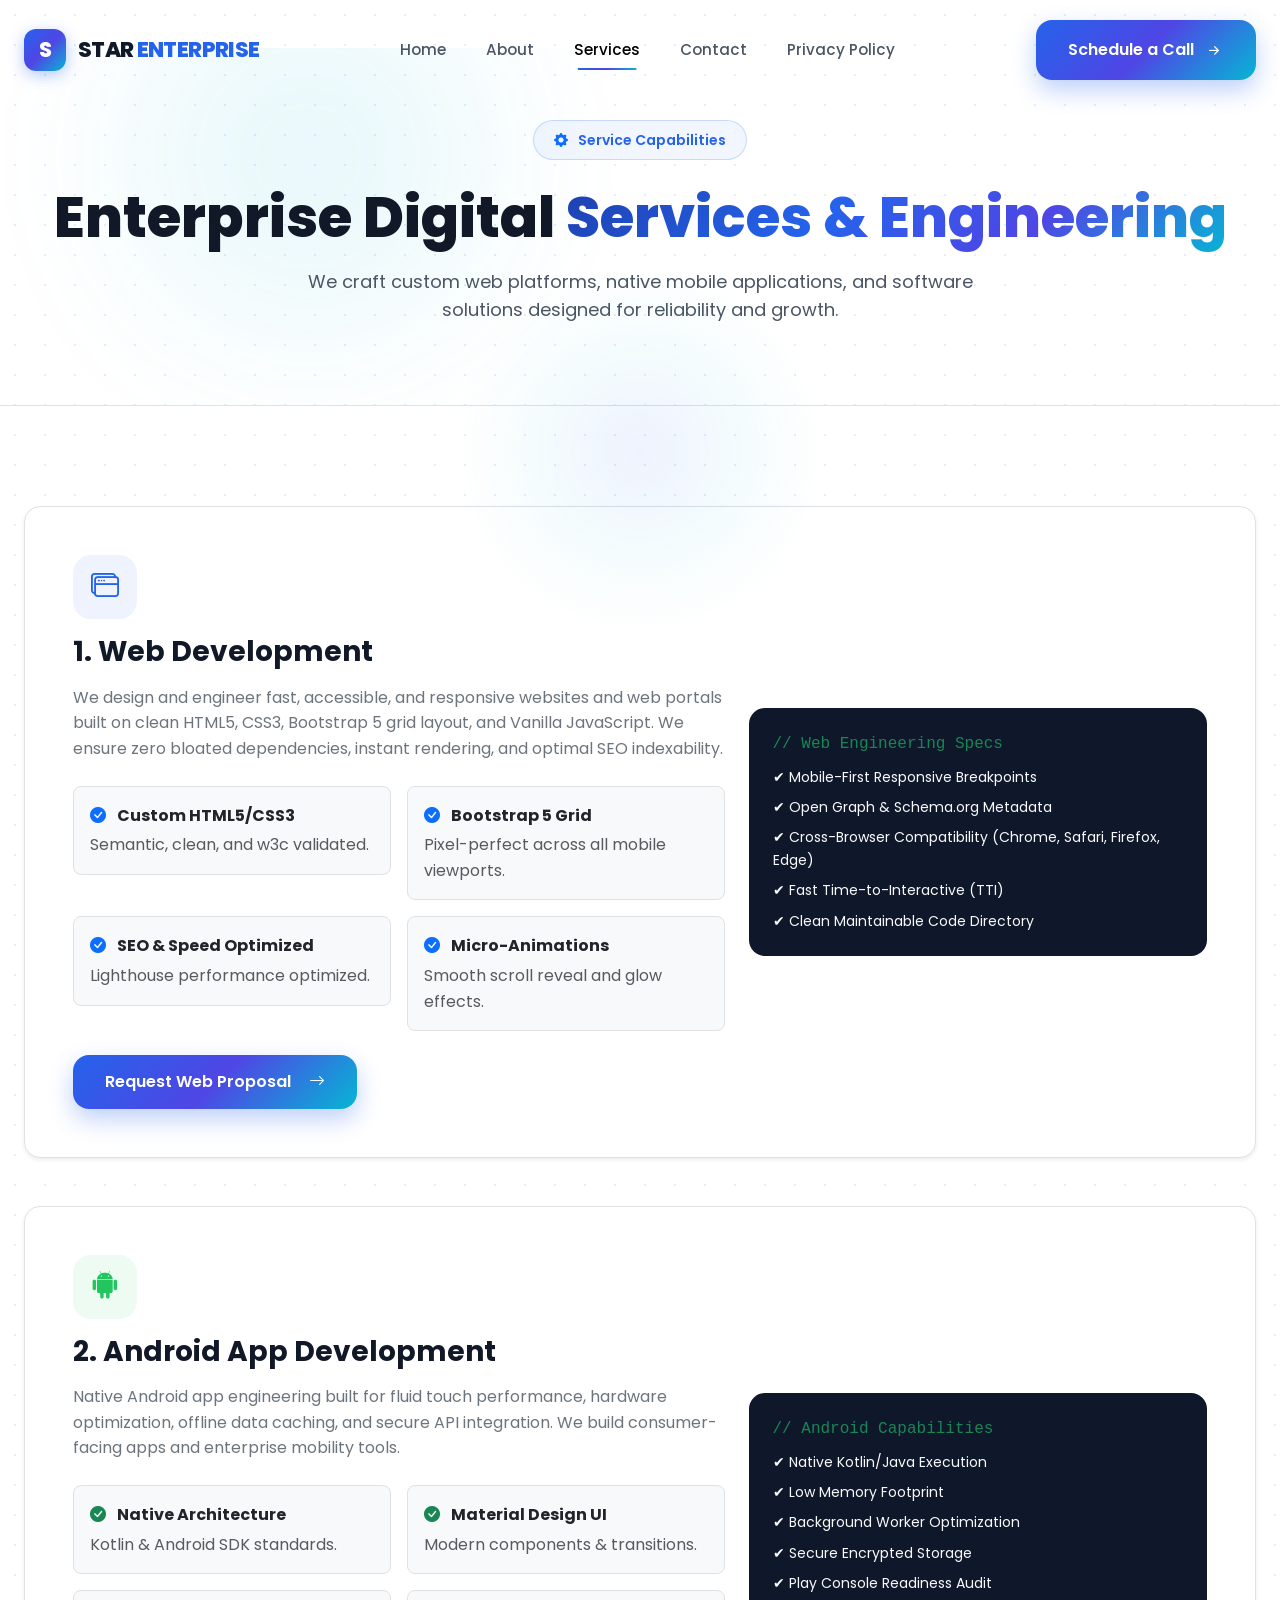
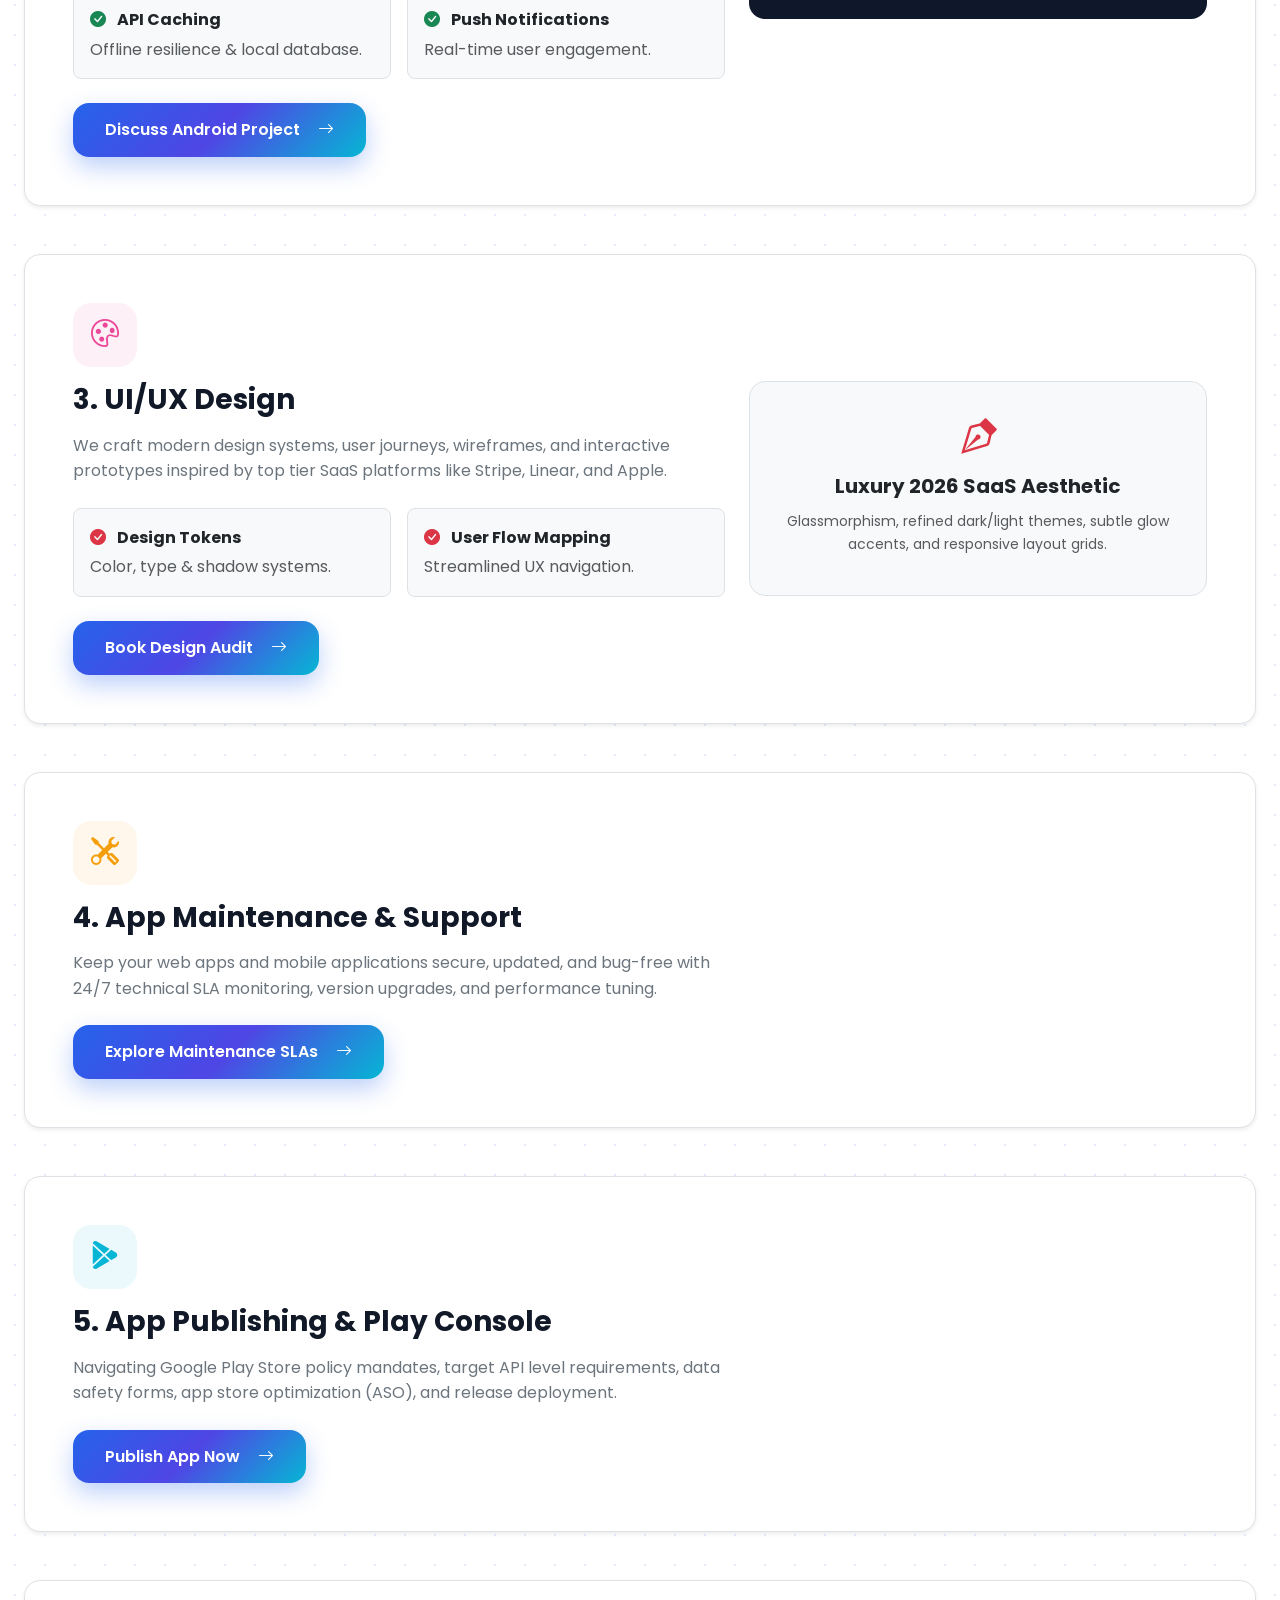
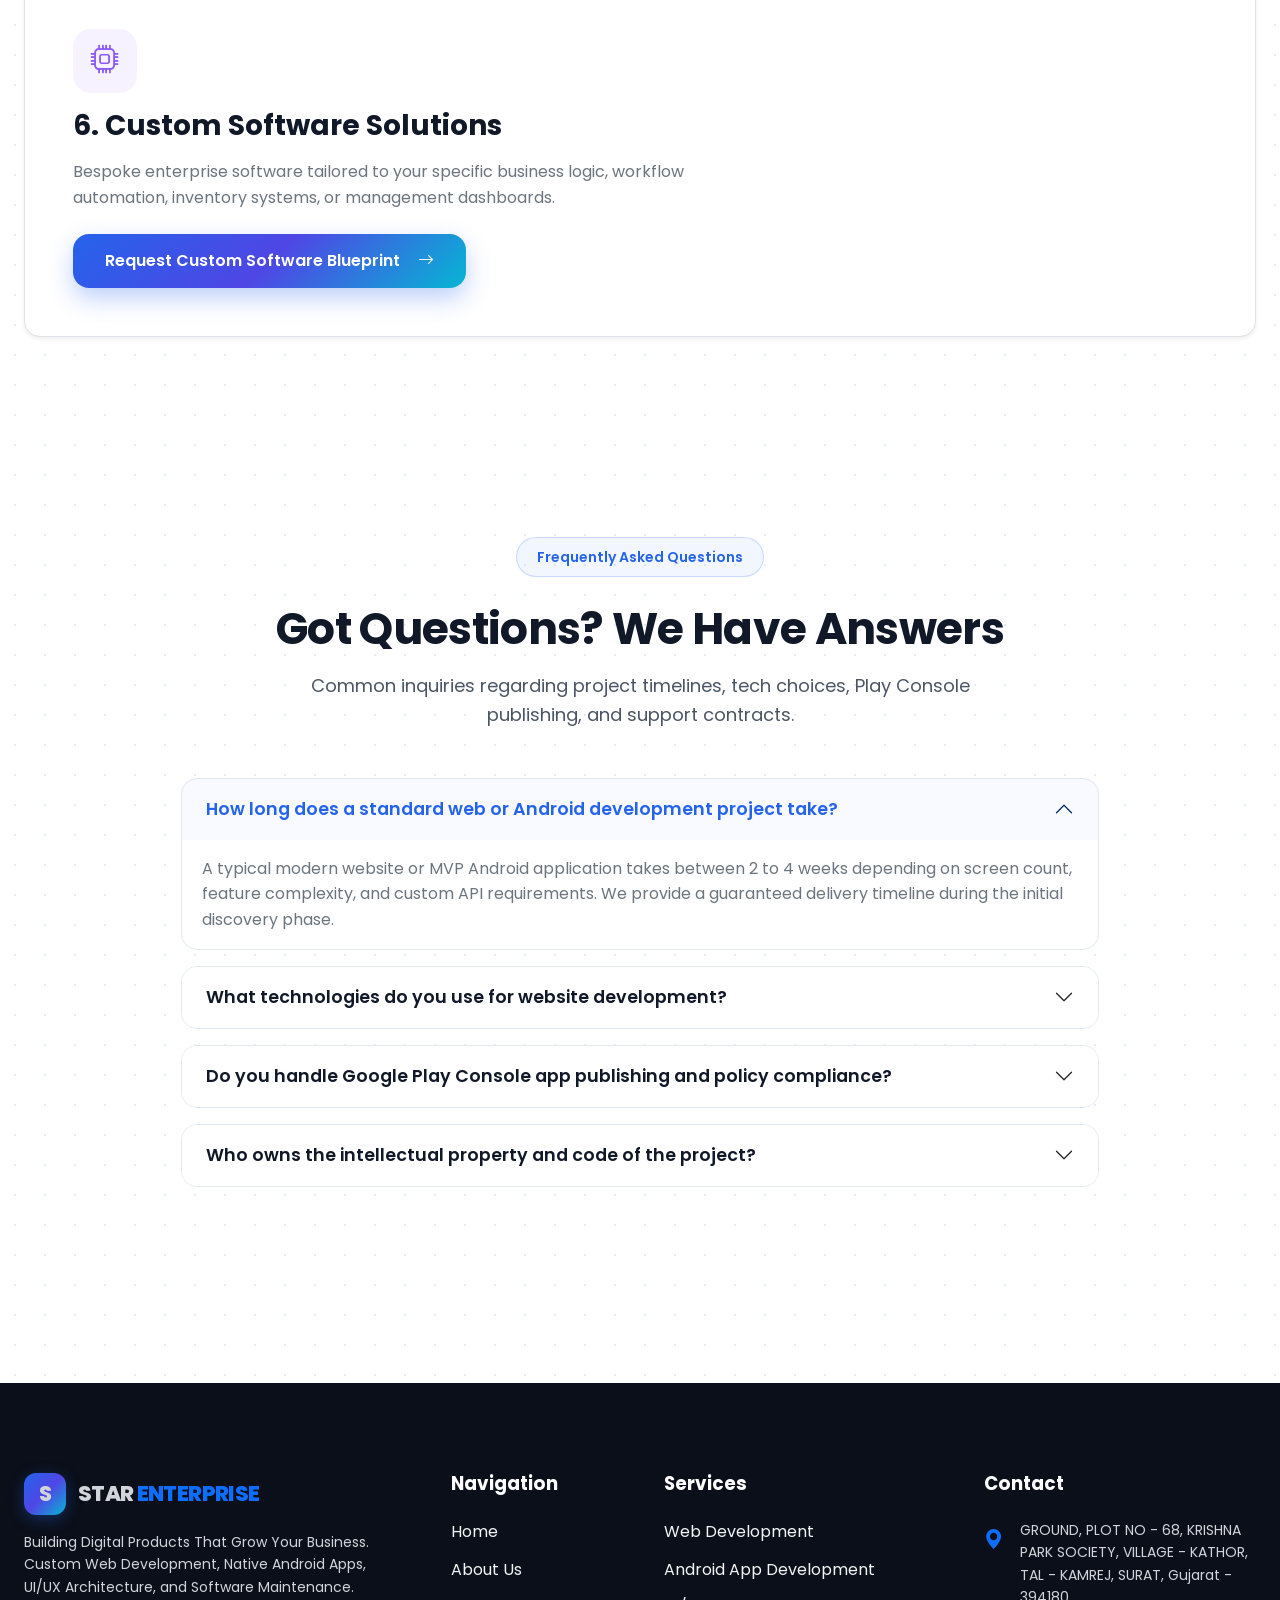
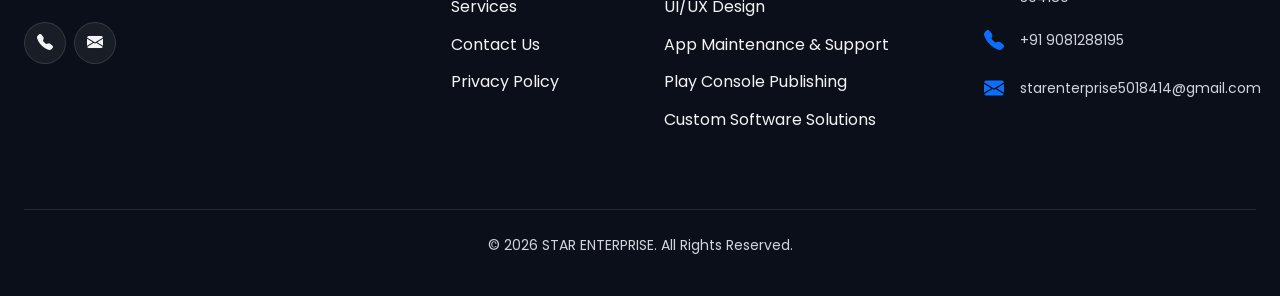
<file: services.html>
<!DOCTYPE html>
<html lang="en">
<head>
  <meta charset="UTF-8">
  <meta name="viewport" content="width=device-width, initial-scale=1.0">
  <title>Services | STAR ENTERPRISE - Web, Android, UI/UX & Custom Software</title>
  <meta name="description" content="Explore STAR ENTERPRISE services: Web Development, Android Apps, UI/UX Design Systems, Play Console Publishing, Maintenance Support, and Custom Software Solutions.">
  <meta name="keywords" content="Web Development, Android App Development, UI UX Design, App Maintenance, Play Console Publishing, Custom Software Surat">
  <meta name="author" content="STAR ENTERPRISE">

  <!-- Open Graph -->
  <meta property="og:type" content="website">
  <meta property="og:title" content="Services | STAR ENTERPRISE Software Solutions">
  <meta property="og:description" content="Production-ready Web, Android, UI/UX, and Enterprise Software Development Services.">
  <meta property="og:image" content="images/og-image.png">

  <!-- Favicon -->
  <link rel="icon" type="image/svg+xml" href="images/favicon.svg">

  <!-- Bootstrap 5 CSS -->
  <link rel="stylesheet" href="css/bootstrap.min.css">
  <!-- Bootstrap Icons -->
  <link rel="stylesheet" href="https://cdn.jsdelivr.net/npm/bootstrap-icons@1.11.3/font/bootstrap-icons.min.css">
  <!-- Custom Stylesheets -->
  <link rel="stylesheet" href="css/style.css">
  <link rel="stylesheet" href="css/animations.css">
</head>
<body class="bg-grid-pattern">

  <div id="scroll-progress"></div>
  <div id="cursor-follower"></div>

  <div id="preloader">
    <div class="spinner-glow mb-3"></div>
    <div class="text-white font-weight-600 fs-5">STAR ENTERPRISE</div>
  </div>

  <!-- Sticky Glass Navigation Header -->
  <nav class="navbar navbar-expand-lg navbar-star">
    <div class="container container-custom">
      <a class="navbar-brand-logo" href="index.html">
        <div class="logo-icon">S</div>
        <div class="logo-text">STAR <span>ENTERPRISE</span></div>
      </a>

      <button class="navbar-toggler border-0 shadow-none" type="button" data-bs-toggle="collapse" data-bs-target="#navbarStarNav" aria-controls="navbarStarNav" aria-expanded="false" aria-label="Toggle navigation">
        <i class="bi bi-list fs-1 text-dark"></i>
      </button>

      <div class="collapse navbar-collapse" id="navbarStarNav">
        <ul class="navbar-nav mx-auto mb-2 mb-lg-0 gap-lg-2">
          <li class="nav-item">
            <a class="nav-link nav-link-custom" href="index.html">Home</a>
          </li>
          <li class="nav-item">
            <a class="nav-link nav-link-custom" href="about.html">About</a>
          </li>
          <li class="nav-item">
            <a class="nav-link nav-link-custom active" href="services.html">Services</a>
          </li>
          <li class="nav-item">
            <a class="nav-link nav-link-custom" href="contact.html">Contact</a>
          </li>
          <li class="nav-item">
            <a class="nav-link nav-link-custom" href="privacy.html">Privacy Policy</a>
          </li>
        </ul>

        <div class="d-flex align-items-center gap-3">
          <a href="contact.html" class="btn-custom btn-gradient-primary btn-magnetic">
            Schedule a Call <i class="bi bi-arrow-right-short fs-5"></i>
          </a>
        </div>
      </div>
    </div>
  </nav>

  <!-- Page Header Banner -->
  <section class="position-relative pt-5 pb-5 mt-5 overflow-hidden bg-alt border-bottom">
    <div class="glow-blob blob-cyan" style="top: -20%; left: 10%;"></div>
    <div class="container container-custom position-relative z-1 pt-4 text-center">
      <div class="badge-pill-custom justify-content-center">
        <i class="bi bi-gear-fill text-primary"></i> Service Capabilities
      </div>
      <h1 class="display-4 font-weight-800 mb-3">Enterprise Digital <span class="text-gradient">Services & Engineering</span></h1>
      <p class="section-subtitle">We craft custom web platforms, native mobile applications, and software solutions designed for reliability and growth.</p>
    </div>
  </section>

  <!-- Detailed Service Sections -->
  <section class="py-6">
    <div class="container container-custom">
      <div class="d-flex flex-column gap-5">

        <!-- 1. Web Development -->
        <div id="web-dev" class="p-4 p-lg-5 bg-white rounded-4 border shadow-sm card-premium">
          <div class="row align-items-center g-4">
            <div class="col-lg-7">
              <div class="icon-box-lg mb-3">
                <i class="bi bi-window-stack"></i>
              </div>
              <h2 class="h3 font-weight-700 mb-3">1. Web Development</h2>
              <p class="text-secondary leading-relaxed mb-4">
                We design and engineer fast, accessible, and responsive websites and web portals built on clean HTML5, CSS3, Bootstrap 5 grid layout, and Vanilla JavaScript. We ensure zero bloated dependencies, instant rendering, and optimal SEO indexability.
              </p>
              
              <div class="row g-3 mb-4">
                <div class="col-sm-6">
                  <div class="p-3 bg-light rounded-3 border">
                    <div class="fw-bold text-dark mb-1"><i class="bi bi-check-circle-fill text-primary me-2"></i> Custom HTML5/CSS3</div>
                    <div class="text-muted extra-small">Semantic, clean, and w3c validated.</div>
                  </div>
                </div>
                <div class="col-sm-6">
                  <div class="p-3 bg-light rounded-3 border">
                    <div class="fw-bold text-dark mb-1"><i class="bi bi-check-circle-fill text-primary me-2"></i> Bootstrap 5 Grid</div>
                    <div class="text-muted extra-small">Pixel-perfect across all mobile viewports.</div>
                  </div>
                </div>
                <div class="col-sm-6">
                  <div class="p-3 bg-light rounded-3 border">
                    <div class="fw-bold text-dark mb-1"><i class="bi bi-check-circle-fill text-primary me-2"></i> SEO & Speed Optimized</div>
                    <div class="text-muted extra-small">Lighthouse performance optimized.</div>
                  </div>
                </div>
                <div class="col-sm-6">
                  <div class="p-3 bg-light rounded-3 border">
                    <div class="fw-bold text-dark mb-1"><i class="bi bi-check-circle-fill text-primary me-2"></i> Micro-Animations</div>
                    <div class="text-muted extra-small">Smooth scroll reveal and glow effects.</div>
                  </div>
                </div>
              </div>

              <a href="contact.html?service=web" class="btn-custom btn-gradient-primary btn-magnetic">
                Request Web Proposal <i class="bi bi-arrow-right ms-2"></i>
              </a>
            </div>

            <div class="col-lg-5">
              <div class="p-4 bg-dark text-white rounded-4 shadow-inner" style="background: #0F172A !important;">
                <div class="text-success font-monospace mb-2">// Web Engineering Specs</div>
                <ul class="list-unstyled text-light small mb-0">
                  <li class="mb-2">✔ Mobile-First Responsive Breakpoints</li>
                  <li class="mb-2">✔ Open Graph & Schema.org Metadata</li>
                  <li class="mb-2">✔ Cross-Browser Compatibility (Chrome, Safari, Firefox, Edge)</li>
                  <li class="mb-2">✔ Fast Time-to-Interactive (TTI)</li>
                  <li>✔ Clean Maintainable Code Directory</li>
                </ul>
              </div>
            </div>
          </div>
        </div>

        <!-- 2. Android App Development -->
        <div id="android-dev" class="p-4 p-lg-5 bg-white rounded-4 border shadow-sm card-premium">
          <div class="row align-items-center g-4">
            <div class="col-lg-7">
              <div class="icon-box-lg mb-3" style="color: #22C55E; background: rgba(34, 197, 94, 0.08);">
                <i class="bi bi-android2"></i>
              </div>
              <h2 class="h3 font-weight-700 mb-3">2. Android App Development</h2>
              <p class="text-secondary leading-relaxed mb-4">
                Native Android app engineering built for fluid touch performance, hardware optimization, offline data caching, and secure API integration. We build consumer-facing apps and enterprise mobility tools.
              </p>

              <div class="row g-3 mb-4">
                <div class="col-sm-6">
                  <div class="p-3 bg-light rounded-3 border">
                    <div class="fw-bold text-dark mb-1"><i class="bi bi-check-circle-fill text-success me-2"></i> Native Architecture</div>
                    <div class="text-muted extra-small">Kotlin & Android SDK standards.</div>
                  </div>
                </div>
                <div class="col-sm-6">
                  <div class="p-3 bg-light rounded-3 border">
                    <div class="fw-bold text-dark mb-1"><i class="bi bi-check-circle-fill text-success me-2"></i> Material Design UI</div>
                    <div class="text-muted extra-small">Modern components & transitions.</div>
                  </div>
                </div>
                <div class="col-sm-6">
                  <div class="p-3 bg-light rounded-3 border">
                    <div class="fw-bold text-dark mb-1"><i class="bi bi-check-circle-fill text-success me-2"></i> API Caching</div>
                    <div class="text-muted extra-small">Offline resilience & local database.</div>
                  </div>
                </div>
                <div class="col-sm-6">
                  <div class="p-3 bg-light rounded-3 border">
                    <div class="fw-bold text-dark mb-1"><i class="bi bi-check-circle-fill text-success me-2"></i> Push Notifications</div>
                    <div class="text-muted extra-small">Real-time user engagement.</div>
                  </div>
                </div>
              </div>

              <a href="contact.html?service=android" class="btn-custom btn-gradient-primary btn-magnetic">
                Discuss Android Project <i class="bi bi-arrow-right ms-2"></i>
              </a>
            </div>

            <div class="col-lg-5">
              <div class="p-4 bg-dark text-white rounded-4 shadow-inner" style="background: #0F172A !important;">
                <div class="text-success font-monospace mb-2">// Android Capabilities</div>
                <ul class="list-unstyled text-light small mb-0">
                  <li class="mb-2">✔ Native Kotlin/Java Execution</li>
                  <li class="mb-2">✔ Low Memory Footprint</li>
                  <li class="mb-2">✔ Background Worker Optimization</li>
                  <li class="mb-2">✔ Secure Encrypted Storage</li>
                  <li>✔ Play Console Readiness Audit</li>
                </ul>
              </div>
            </div>
          </div>
        </div>

        <!-- 3. UI/UX Design Systems -->
        <div id="ui-ux" class="p-4 p-lg-5 bg-white rounded-4 border shadow-sm card-premium">
          <div class="row align-items-center g-4">
            <div class="col-lg-7">
              <div class="icon-box-lg mb-3" style="color: #EC4899; background: rgba(236, 72, 153, 0.08);">
                <i class="bi bi-palette"></i>
              </div>
              <h2 class="h3 font-weight-700 mb-3">3. UI/UX Design</h2>
              <p class="text-secondary leading-relaxed mb-4">
                We craft modern design systems, user journeys, wireframes, and interactive prototypes inspired by top tier SaaS platforms like Stripe, Linear, and Apple.
              </p>

              <div class="row g-3 mb-4">
                <div class="col-sm-6">
                  <div class="p-3 bg-light rounded-3 border">
                    <div class="fw-bold text-dark mb-1"><i class="bi bi-check-circle-fill text-danger me-2"></i> Design Tokens</div>
                    <div class="text-muted extra-small">Color, type & shadow systems.</div>
                  </div>
                </div>
                <div class="col-sm-6">
                  <div class="p-3 bg-light rounded-3 border">
                    <div class="fw-bold text-dark mb-1"><i class="bi bi-check-circle-fill text-danger me-2"></i> User Flow Mapping</div>
                    <div class="text-muted extra-small">Streamlined UX navigation.</div>
                  </div>
                </div>
              </div>

              <a href="contact.html?service=uiux" class="btn-custom btn-gradient-primary btn-magnetic">
                Book Design Audit <i class="bi bi-arrow-right ms-2"></i>
              </a>
            </div>

            <div class="col-lg-5">
              <div class="p-4 bg-light rounded-4 border text-center">
                <i class="bi bi-vector-pen fs-1 text-danger mb-2"></i>
                <div class="fw-bold fs-5 text-dark">Luxury 2026 SaaS Aesthetic</div>
                <p class="text-muted small mt-2">Glassmorphism, refined dark/light themes, subtle glow accents, and responsive layout grids.</p>
              </div>
            </div>
          </div>
        </div>

        <!-- 4. App Maintenance & Support -->
        <div id="maintenance" class="p-4 p-lg-5 bg-white rounded-4 border shadow-sm card-premium">
          <div class="row align-items-center g-4">
            <div class="col-lg-7">
              <div class="icon-box-lg mb-3" style="color: #F59E0B; background: rgba(245, 158, 11, 0.08);">
                <i class="bi bi-tools"></i>
              </div>
              <h2 class="h3 font-weight-700 mb-3">4. App Maintenance & Support</h2>
              <p class="text-secondary leading-relaxed mb-4">
                Keep your web apps and mobile applications secure, updated, and bug-free with 24/7 technical SLA monitoring, version upgrades, and performance tuning.
              </p>
              <a href="contact.html?service=support" class="btn-custom btn-gradient-primary btn-magnetic">
                Explore Maintenance SLAs <i class="bi bi-arrow-right ms-2"></i>
              </a>
            </div>
          </div>
        </div>

        <!-- 5. App Publishing & Play Console -->
        <div id="play-console" class="p-4 p-lg-5 bg-white rounded-4 border shadow-sm card-premium">
          <div class="row align-items-center g-4">
            <div class="col-lg-7">
              <div class="icon-box-lg mb-3" style="color: #06B6D4; background: rgba(6, 182, 212, 0.08);">
                <i class="bi bi-google-play"></i>
              </div>
              <h2 class="h3 font-weight-700 mb-3">5. App Publishing & Play Console</h2>
              <p class="text-secondary leading-relaxed mb-4">
                Navigating Google Play Store policy mandates, target API level requirements, data safety forms, app store optimization (ASO), and release deployment.
              </p>
              <a href="contact.html?service=publishing" class="btn-custom btn-gradient-primary btn-magnetic">
                Publish App Now <i class="bi bi-arrow-right ms-2"></i>
              </a>
            </div>
          </div>
        </div>

        <!-- 6. Custom Software Solutions -->
        <div id="custom-software" class="p-4 p-lg-5 bg-white rounded-4 border shadow-sm card-premium">
          <div class="row align-items-center g-4">
            <div class="col-lg-7">
              <div class="icon-box-lg mb-3" style="color: #8B5CF6; background: rgba(139, 92, 246, 0.08);">
                <i class="bi bi-cpu"></i>
              </div>
              <h2 class="h3 font-weight-700 mb-3">6. Custom Software Solutions</h2>
              <p class="text-secondary leading-relaxed mb-4">
                Bespoke enterprise software tailored to your specific business logic, workflow automation, inventory systems, or management dashboards.
              </p>
              <a href="contact.html?service=custom" class="btn-custom btn-gradient-primary btn-magnetic">
                Request Custom Software Blueprint <i class="bi bi-arrow-right ms-2"></i>
              </a>
            </div>
          </div>
        </div>

      </div>
    </div>
  </section>

  <!-- FAQ Accordion -->
  <section class="py-6 bg-alt">
    <div class="container container-custom">
      <div class="text-center mb-5 reveal-on-scroll">
        <div class="badge-pill-custom">Frequently Asked Questions</div>
        <h2 class="section-title">Got Questions? We Have Answers</h2>
        <p class="section-subtitle">Common inquiries regarding project timelines, tech choices, Play Console publishing, and support contracts.</p>
      </div>

      <div class="row justify-content-center">
        <div class="col-lg-9">
          <div class="accordion accordion-custom" id="servicesFAQ">
            <div class="accordion-item">
              <h3 class="accordion-header" id="faq1">
                <button class="accordion-button" type="button" data-bs-toggle="collapse" data-bs-target="#collapse1" aria-expanded="true" aria-controls="collapse1">
                  How long does a standard web or Android development project take?
                </button>
              </h3>
              <div id="collapse1" class="accordion-collapse collapse show" aria-labelledby="faq1" data-bs-parent="#servicesFAQ">
                <div class="accordion-body text-secondary">
                  A typical modern website or MVP Android application takes between 2 to 4 weeks depending on screen count, feature complexity, and custom API requirements. We provide a guaranteed delivery timeline during the initial discovery phase.
                </div>
              </div>
            </div>

            <div class="accordion-item">
              <h3 class="accordion-header" id="faq2">
                <button class="accordion-button collapsed" type="button" data-bs-toggle="collapse" data-bs-target="#collapse2" aria-expanded="false" aria-controls="collapse2">
                  What technologies do you use for website development?
                </button>
              </h3>
              <div id="collapse2" class="accordion-collapse collapse" aria-labelledby="faq2" data-bs-parent="#servicesFAQ">
                <div class="accordion-body text-secondary">
                  We specialize in production-ready HTML5, CSS3, Bootstrap 5, and Vanilla JavaScript. By avoiding bloated framework runtimes, our websites load instantly, maintain 95+ PageSpeed scores, and are easy to host anywhere.
                </div>
              </div>
            </div>

            <div class="accordion-item">
              <h3 class="accordion-header" id="faq3">
                <button class="accordion-button collapsed" type="button" data-bs-toggle="collapse" data-bs-target="#collapse3" aria-expanded="false" aria-controls="collapse3">
                  Do you handle Google Play Console app publishing and policy compliance?
                </button>
              </h3>
              <div id="collapse3" class="accordion-collapse collapse" aria-labelledby="faq3" data-bs-parent="#servicesFAQ">
                <div class="accordion-body text-secondary">
                  Yes! We manage the complete Play Console publishing workflow including target API compliance, Data Safety declarations, store listing graphic preparation, and resolving any review rejections.
                </div>
              </div>
            </div>

            <div class="accordion-item">
              <h3 class="accordion-header" id="faq4">
                <button class="accordion-button collapsed" type="button" data-bs-toggle="collapse" data-bs-target="#collapse4" aria-expanded="false" aria-controls="collapse4">
                  Who owns the intellectual property and code of the project?
                </button>
              </h3>
              <div id="collapse4" class="accordion-collapse collapse" aria-labelledby="faq4" data-bs-parent="#servicesFAQ">
                <div class="accordion-body text-secondary">
                  You own 100% of the code, assets, design files, and intellectual property upon project completion. We provide all source files directly to you.
                </div>
              </div>
            </div>
          </div>
        </div>
      </div>
    </div>
  </section>

  <!-- Footer -->
  <footer class="footer-dark">
    <div class="container container-custom">
      <div class="row g-5 pb-5">
        <div class="col-lg-4">
          <a class="navbar-brand-logo mb-3 d-inline-flex" href="index.html">
            <div class="logo-icon">S</div>
            <div class="logo-text text-white">STAR <span class="text-primary">ENTERPRISE</span></div>
          </a>
          <p class="text-muted small mb-4">Building Digital Products That Grow Your Business. Custom Web Development, Native Android Apps, UI/UX Architecture, and Software Maintenance.</p>
          <div class="d-flex gap-2">
            <a href="tel:+919081288195" class="social-btn" aria-label="Call Us" title="Call Us"><i class="bi bi-telephone-fill"></i></a>
            <a href="mailto:starenterprise5018414@gmail.com" class="social-btn" aria-label="Email Us" title="Email Us"><i class="bi bi-envelope-fill"></i></a>
          </div>
        </div>

        <div class="col-6 col-md-3 col-lg-2">
          <h5>Navigation</h5>
          <ul class="list-unstyled">
            <li><a href="index.html" class="footer-link">Home</a></li>
            <li><a href="about.html" class="footer-link">About Us</a></li>
            <li><a href="services.html" class="footer-link">Services</a></li>
            <li><a href="contact.html" class="footer-link">Contact Us</a></li>
            <li><a href="privacy.html" class="footer-link">Privacy Policy</a></li>
          </ul>
        </div>

        <div class="col-6 col-md-3 col-lg-3">
          <h5>Services</h5>
          <ul class="list-unstyled">
            <li><a href="services.html#web-dev" class="footer-link">Web Development</a></li>
            <li><a href="services.html#android-dev" class="footer-link">Android App Development</a></li>
            <li><a href="services.html#ui-ux" class="footer-link">UI/UX Design</a></li>
            <li><a href="services.html#maintenance" class="footer-link">App Maintenance & Support</a></li>
            <li><a href="services.html#play-console" class="footer-link">Play Console Publishing</a></li>
            <li><a href="services.html#custom-software" class="footer-link">Custom Software Solutions</a></li>
          </ul>
        </div>

        <div class="col-md-6 col-lg-3">
          <h5>Contact</h5>
          <div class="d-flex align-items-start gap-3 mb-3 text-muted small">
            <i class="bi bi-geo-alt-fill text-primary fs-5 mt-1"></i>
            <div>GROUND, PLOT NO - 68, KRISHNA PARK SOCIETY, VILLAGE - KATHOR, TAL - KAMREJ, SURAT, Gujarat - 394180</div>
          </div>
          <div class="d-flex align-items-center gap-3 mb-3 text-muted small">
            <i class="bi bi-telephone-fill text-primary fs-5"></i>
            <div><a href="tel:+919081288195" class="text-decoration-none text-muted">+91 9081288195</a></div>
          </div>
          <div class="d-flex align-items-center gap-3 text-muted small">
            <i class="bi bi-envelope-fill text-primary fs-5"></i>
            <div><a href="mailto:starenterprise5018414@gmail.com" class="text-decoration-none text-muted">starenterprise5018414@gmail.com</a></div>
          </div>
        </div>
      </div>

      <div class="border-top border-secondary border-opacity-25 pt-4 text-center text-muted small">
        &copy; 2026 STAR ENTERPRISE. All Rights Reserved.
      </div>
    </div>
  </footer>

  <button id="backToTop" class="back-to-top" aria-label="Back to top">
    <i class="bi bi-arrow-up"></i>
  </button>

  <script src="js/bootstrap.bundle.min.js"></script>
  <script src="js/main.js"></script>
  <script src="js/effects.js"></script>
</body>
</html>
</file>
<file: css/style.css>
/* ==========================================================================
   STAR ENTERPRISE - Custom Design System & Main Stylesheet (2026 Edition)
   ========================================================================== */

/* --- Google Fonts Import --- */
@import url('https://fonts.googleapis.com/css2?family=Poppins:ital,wght@0,300;0,400;0,500;0,600;0,700;0,800;1,400&display=swap');

:root {
  /* Color Palette */
  --primary: #2563EB;
  --secondary: #4F46E5;
  --accent: #06B6D4;
  --success: #22C55E;
  --dark: #111827;
  --light-text: #6B7280;
  --bg-main: #FFFFFF;
  --bg-alt: #F8FAFC;
  --bg-dark-card: #0F172A;
  --border-color: #E2E8F0;
  --border-glow: rgba(37, 99, 235, 0.3);

  /* Gradients */
  --gradient-primary: linear-gradient(135deg, #2563EB 0%, #4F46E5 50%, #06B6D4 100%);
  --gradient-text: linear-gradient(135deg, #1E40AF 0%, #2563EB 40%, #4F46E5 70%, #06B6D4 100%);
  --gradient-dark: linear-gradient(135deg, #0F172A 0%, #1E1B4B 100%);
  --gradient-glass: linear-gradient(135deg, rgba(255, 255, 255, 0.9) 0%, rgba(255, 255, 255, 0.6) 100%);
  --gradient-glow: radial-gradient(circle at center, rgba(37, 99, 235, 0.15) 0%, rgba(79, 70, 229, 0.08) 50%, transparent 70%);

  /* Shadows */
  --shadow-sm: 0 2px 8px rgba(0, 0, 0, 0.04);
  --shadow-md: 0 8px 24px rgba(17, 24, 39, 0.06);
  --shadow-lg: 0 16px 38px rgba(37, 99, 235, 0.12);
  --shadow-glow: 0 0 35px rgba(37, 99, 235, 0.25);
  
  /* Layout & Transitions */
  --font-main: 'Poppins', -apple-system, BlinkMacSystemFont, sans-serif;
  --transition-fast: all 0.25s cubic-bezier(0.16, 1, 0.3, 1);
  --transition-normal: all 0.4s cubic-bezier(0.16, 1, 0.3, 1);
  --transition-bounce: all 0.5s cubic-bezier(0.34, 1.56, 0.64, 1);
  --radius-sm: 10px;
  --radius-md: 16px;
  --radius-lg: 24px;
  --radius-full: 9999px;
}

/* --- Base & Reset --- */
*, *::before, *::after {
  box-sizing: border-box;
  margin: 0;
  padding: 0;
}

html {
  scroll-behavior: smooth;
  font-size: 16px;
  overflow-x: hidden;
}

body {
  font-family: var(--font-main);
  background-color: var(--bg-main);
  color: var(--dark);
  line-height: 1.6;
  font-weight: 400;
  overflow-x: hidden;
  position: relative;
  -webkit-font-smoothing: antialiased;
  -moz-osx-font-smoothing: grayscale;
}

/* Custom Scrollbar */
::-webkit-scrollbar {
  width: 10px;
}
::-webkit-scrollbar-track {
  background: var(--bg-alt);
}
::-webkit-scrollbar-thumb {
  background: #CBD5E1;
  border-radius: 5px;
}
::-webkit-scrollbar-thumb:hover {
  background: var(--primary);
}

/* --- Scroll Progress Bar --- */
#scroll-progress {
  position: fixed;
  top: 0;
  left: 0;
  height: 3.5px;
  background: var(--gradient-primary);
  z-index: 9999;
  width: 0%;
  transition: width 0.1s ease-out;
  box-shadow: 0 0 12px rgba(37, 99, 235, 0.8);
}

/* --- Mouse Cursor Glow Follower --- */
#cursor-follower {
  position: fixed;
  top: 0;
  left: 0;
  width: 380px;
  height: 380px;
  border-radius: 50%;
  background: radial-gradient(circle, rgba(37, 99, 235, 0.08) 0%, rgba(6, 182, 212, 0.04) 40%, transparent 70%);
  pointer-events: none;
  transform: translate(-50%, -50%);
  z-index: 9990;
  transition: transform 0.15s ease-out, opacity 0.3s ease;
}

/* --- Preloader --- */
#preloader {
  position: fixed;
  inset: 0;
  background-color: #0F172A;
  z-index: 10000;
  display: flex;
  flex-direction: column;
  align-items: center;
  justify-content: center;
  transition: opacity 0.6s ease, visibility 0.6s ease;
}

.spinner-glow {
  width: 60px;
  height: 60px;
  border: 3.5px solid rgba(255, 255, 255, 0.1);
  border-top-color: var(--primary);
  border-right-color: var(--accent);
  border-radius: 50%;
  animation: spin 0.9s infinite linear;
  box-shadow: 0 0 25px rgba(37, 99, 235, 0.6);
}

@keyframes spin {
  to { transform: rotate(360deg); }
}

/* --- Grid & Mesh Background Overlay --- */
.bg-grid-pattern {
  background-image: radial-gradient(rgba(37, 99, 235, 0.12) 1.2px, transparent 1.2px);
  background-size: 30px 30px;
}

.glow-blob {
  position: absolute;
  border-radius: 50%;
  filter: blur(90px);
  pointer-events: none;
  opacity: 0.45;
  z-index: 0;
}

.blob-blue {
  width: 480px;
  height: 480px;
  background: rgba(37, 99, 235, 0.25);
}

.blob-indigo {
  width: 420px;
  height: 420px;
  background: rgba(79, 70, 229, 0.2);
}

.blob-cyan {
  width: 360px;
  height: 360px;
  background: rgba(6, 182, 212, 0.2);
}

/* --- Typography Helpers --- */
.font-weight-300 { font-weight: 300; }
.font-weight-400 { font-weight: 400; }
.font-weight-500 { font-weight: 500; }
.font-weight-600 { font-weight: 600; }
.font-weight-700 { font-weight: 700; }
.font-weight-800 { font-weight: 800; }

.text-gradient {
  background: var(--gradient-text);
  -webkit-background-clip: text;
  -webkit-text-fill-color: transparent;
  background-clip: text;
}

.hero-title {
  font-size: clamp(2.5rem, 5.2vw, 4.2rem);
  font-weight: 800;
  line-height: 1.15;
  letter-spacing: -0.025em;
}

.section-title {
  font-size: clamp(2rem, 3.5vw, 2.75rem);
  font-weight: 700;
  line-height: 1.2;
  letter-spacing: -0.015em;
}

.section-subtitle {
  font-size: 1.125rem;
  color: var(--light-text);
  max-width: 650px;
  margin: 0 auto;
}

/* --- Pill Badges --- */
.badge-pill-custom {
  display: inline-flex;
  align-items: center;
  gap: 10px;
  padding: 8px 20px;
  border-radius: var(--radius-full);
  background: rgba(37, 99, 235, 0.06);
  border: 1px solid rgba(37, 99, 235, 0.2);
  color: var(--primary);
  font-size: 0.875rem;
  font-weight: 600;
  backdrop-filter: blur(10px);
  margin-bottom: 24px;
}

.badge-pill-custom .pulse-dot {
  width: 8px;
  height: 8px;
  border-radius: 50%;
  background-color: var(--success);
  box-shadow: 0 0 10px var(--success);
  animation: pulse-dot-anim 2s infinite;
}

@keyframes pulse-dot-anim {
  0% { transform: scale(0.95); box-shadow: 0 0 0 0 rgba(34, 197, 94, 0.7); }
  70% { transform: scale(1); box-shadow: 0 0 0 8px rgba(34, 197, 94, 0); }
  100% { transform: scale(0.95); box-shadow: 0 0 0 0 rgba(34, 197, 94, 0); }
}

/* --- Buttons --- */
.btn-custom {
  padding: 14px 32px;
  border-radius: var(--radius-md);
  font-weight: 600;
  font-size: 1rem;
  transition: var(--transition-bounce);
  display: inline-flex;
  align-items: center;
  justify-content: center;
  gap: 10px;
  text-decoration: none;
  border: none;
  cursor: pointer;
  position: relative;
  overflow: hidden;
  z-index: 1;
}

.btn-gradient-primary {
  background: var(--gradient-primary);
  color: #FFFFFF !important;
  box-shadow: 0 10px 25px rgba(37, 99, 235, 0.3);
}

.btn-gradient-primary:hover {
  transform: translateY(-3px) scale(1.02);
  box-shadow: 0 16px 35px rgba(37, 99, 235, 0.45);
  color: #FFFFFF;
}

.btn-glass-outline {
  background: rgba(255, 255, 255, 0.75);
  border: 1px solid var(--border-color);
  color: var(--dark) !important;
  backdrop-filter: blur(12px);
  box-shadow: var(--shadow-sm);
}

.btn-glass-outline:hover {
  border-color: var(--primary);
  color: var(--primary) !important;
  transform: translateY(-3px);
  box-shadow: var(--shadow-md);
  background: #FFFFFF;
}

/* --- Sticky Glass Header Navigation --- */
.navbar-star {
  position: fixed;
  top: 0;
  left: 0;
  right: 0;
  z-index: 1000;
  padding: 20px 0;
  transition: var(--transition-normal);
}

.navbar-star.scrolled {
  padding: 12px 0;
  background: rgba(255, 255, 255, 0.88);
  backdrop-filter: blur(20px);
  -webkit-backdrop-filter: blur(20px);
  border-bottom: 1px solid rgba(226, 232, 240, 0.8);
  box-shadow: var(--shadow-sm);
}

.navbar-brand-logo {
  display: flex;
  align-items: center;
  gap: 12px;
  text-decoration: none;
}

.logo-icon {
  width: 42px;
  height: 42px;
  border-radius: 12px;
  background: var(--gradient-primary);
  display: flex;
  align-items: center;
  justify-content: center;
  color: #FFFFFF;
  font-weight: 800;
  font-size: 1.3rem;
  box-shadow: 0 4px 15px rgba(37, 99, 235, 0.35);
  transition: var(--transition-fast);
}

.navbar-brand-logo:hover .logo-icon {
  transform: rotate(10deg) scale(1.05);
}

.logo-text {
  font-size: 1.35rem;
  font-weight: 800;
  letter-spacing: -0.03em;
  color: var(--dark);
}

.logo-text span {
  color: var(--primary);
}

.nav-link-custom {
  color: #4B5563;
  font-weight: 500;
  font-size: 0.95rem;
  padding: 8px 16px !important;
  position: relative;
  transition: var(--transition-fast);
}

.nav-link-custom:hover,
.nav-link-custom.active {
  color: var(--primary);
}

.nav-link-custom::after {
  content: '';
  position: absolute;
  bottom: 0;
  left: 50%;
  width: 0;
  height: 2.5px;
  background: var(--gradient-primary);
  border-radius: 2px;
  transition: var(--transition-fast);
  transform: translateX(-50%);
}

.nav-link-custom:hover::after,
.nav-link-custom.active::after {
  width: 60%;
}

/* --- Cards & Glassmorphism --- */
.card-premium {
  background: #FFFFFF;
  border: 1px solid var(--border-color);
  border-radius: var(--radius-lg);
  padding: 36px 28px;
  transition: var(--transition-normal);
  position: relative;
  overflow: hidden;
  height: 100%;
  box-shadow: var(--shadow-sm);
}

.card-premium::before {
  content: '';
  position: absolute;
  top: 0;
  left: 0;
  right: 0;
  height: 3.5px;
  background: var(--gradient-primary);
  opacity: 0;
  transition: var(--transition-fast);
}

.card-premium:hover {
  transform: translateY(-8px);
  box-shadow: var(--shadow-lg);
  border-color: rgba(37, 99, 235, 0.3);
}

.card-premium:hover::before {
  opacity: 1;
}

.icon-box-lg {
  width: 64px;
  height: 64px;
  border-radius: 18px;
  background: rgba(37, 99, 235, 0.08);
  color: var(--primary);
  display: flex;
  align-items: center;
  justify-content: center;
  font-size: 1.75rem;
  margin-bottom: 24px;
  transition: var(--transition-bounce);
}

.card-premium:hover .icon-box-lg {
  background: var(--gradient-primary);
  color: #FFFFFF;
  transform: scale(1.1) rotate(4deg);
  box-shadow: 0 8px 20px rgba(37, 99, 235, 0.3);
}

/* --- Statistics Banner --- */
.stats-card {
  background: rgba(255, 255, 255, 0.9);
  border: 1px solid var(--border-color);
  border-radius: var(--radius-md);
  padding: 28px;
  text-align: center;
  backdrop-filter: blur(10px);
  transition: var(--transition-fast);
}

.stats-card:hover {
  transform: translateY(-4px);
  border-color: var(--primary);
  box-shadow: var(--shadow-md);
}

.counter-value {
  font-size: 2.8rem;
  font-weight: 800;
  background: var(--gradient-text);
  -webkit-background-clip: text;
  -webkit-text-fill-color: transparent;
  line-height: 1.1;
}

/* --- Marquee / Logo Slider --- */
.marquee-container {
  overflow: hidden;
  user-select: none;
  display: flex;
  gap: 40px;
  position: relative;
}

.marquee-container::before,
.marquee-container::after {
  content: '';
  position: absolute;
  top: 0;
  bottom: 0;
  width: 100px;
  z-index: 2;
  pointer-events: none;
}

.marquee-container::before {
  left: 0;
  background: linear-gradient(to right, var(--bg-main), transparent);
}

.marquee-container::after {
  right: 0;
  background: linear-gradient(to left, var(--bg-main), transparent);
}

.marquee-content {
  flex-shrink: 0;
  display: flex;
  justify-content: space-around;
  min-width: 100%;
  gap: 40px;
  animation: scroll-marquee 25s linear infinite;
}

.marquee-item {
  display: flex;
  align-items: center;
  gap: 12px;
  padding: 12px 24px;
  background: var(--bg-alt);
  border: 1px solid var(--border-color);
  border-radius: var(--radius-full);
  font-weight: 600;
  color: var(--light-text);
  transition: var(--transition-fast);
}

.marquee-item:hover {
  color: var(--primary);
  border-color: var(--primary);
  background: #FFFFFF;
}

@keyframes scroll-marquee {
  from { transform: translateX(0); }
  to { transform: translateX(-100%); }
}

/* --- Timeline Component (About Page) --- */
.timeline-track {
  position: relative;
  padding-left: 30px;
}

.timeline-track::before {
  content: '';
  position: absolute;
  top: 0;
  bottom: 0;
  left: 8px;
  width: 2px;
  background: var(--border-color);
}

.timeline-item {
  position: relative;
  margin-bottom: 40px;
}

.timeline-dot {
  position: absolute;
  left: -30px;
  top: 4px;
  width: 18px;
  height: 18px;
  border-radius: 50%;
  background: #FFFFFF;
  border: 4px solid var(--primary);
  box-shadow: 0 0 10px rgba(37, 99, 235, 0.4);
}

/* --- FAQ Accordion --- */
.accordion-custom .accordion-item {
  border: 1px solid var(--border-color);
  border-radius: var(--radius-md) !important;
  margin-bottom: 16px;
  overflow: hidden;
  background: #FFFFFF;
}

.accordion-custom .accordion-button {
  font-weight: 600;
  font-size: 1.1rem;
  color: var(--dark);
  padding: 20px 24px;
  background: #FFFFFF;
  box-shadow: none;
}

.accordion-custom .accordion-button:not(.collapsed) {
  color: var(--primary);
  background: rgba(37, 99, 235, 0.03);
}

.accordion-custom .accordion-button::after {
  filter: grayscale(1);
  transition: var(--transition-fast);
}

.accordion-custom .accordion-button:not(.collapsed)::after {
  filter: none;
}

/* --- Form Styles --- */
.form-control-custom, .form-select-custom {
  width: 100%;
  padding: 14px 20px;
  border-radius: var(--radius-sm);
  border: 1px solid var(--border-color);
  background-color: var(--bg-alt);
  font-family: var(--font-main);
  font-size: 0.95rem;
  color: var(--dark);
  transition: var(--transition-fast);
}

.form-control-custom:focus, .form-select-custom:focus {
  outline: none;
  background-color: #FFFFFF;
  border-color: var(--primary);
  box-shadow: 0 0 0 4px rgba(37, 99, 235, 0.15);
}

/* --- Section Padding & Spacing Utilities --- */
.py-6 {
  padding-top: 100px !important;
  padding-bottom: 100px !important;
}

.py-5-custom {
  padding-top: 80px !important;
  padding-bottom: 80px !important;
}

.container-custom {
  max-width: 1320px;
  padding-left: 24px;
  padding-right: 24px;
}

.section-title {
  font-size: clamp(2rem, 3.5vw, 2.75rem);
  font-weight: 700;
  line-height: 1.25;
  letter-spacing: -0.015em;
  margin-bottom: 16px;
}

.section-subtitle {
  font-size: 1.125rem;
  color: #4B5563;
  max-width: 680px;
  margin: 0 auto 32px auto;
  line-height: 1.6;
}

/* --- Cards & Glassmorphism Padding --- */
.card-premium {
  background: #FFFFFF;
  border: 1px solid var(--border-color);
  border-radius: var(--radius-lg);
  padding: 40px 32px;
  transition: var(--transition-normal);
  position: relative;
  overflow: hidden;
  height: 100%;
  box-shadow: var(--shadow-sm);
}

/* --- Footer High Contrast & Spacing --- */
.footer-dark {
  background: #0B0F19;
  color: #E5E7EB;
  padding-top: 90px;
  padding-bottom: 40px;
  margin-top: 80px;
  position: relative;
  overflow: hidden;
}

.footer-dark h5 {
  color: #FFFFFF;
  font-weight: 700;
  margin-bottom: 24px;
  font-size: 1.15rem;
}

.footer-dark p,
.footer-dark .footer-text,
.footer-dark .text-muted,
.footer-dark div {
  color: #D1D5DB !important;
}

.footer-dark a {
  color: #F3F4F6 !important;
  text-decoration: none;
}

.footer-dark a:hover {
  color: #06B6D4 !important;
}

.footer-link {
  color: #D1D5DB !important;
  text-decoration: none;
  transition: var(--transition-fast);
  display: inline-block;
  margin-bottom: 12px;
}

.footer-link:hover {
  color: var(--accent) !important;
  transform: translateX(4px);
}

.social-btn {
  width: 42px;
  height: 42px;
  border-radius: 50%;
  background: rgba(255, 255, 255, 0.06);
  border: 1px solid rgba(255, 255, 255, 0.12);
  color: #FFFFFF;
  display: inline-flex;
  align-items: center;
  justify-content: center;
  text-decoration: none;
  transition: var(--transition-bounce);
}

.social-btn:hover {
  background: var(--gradient-primary);
  color: #FFFFFF;
  transform: translateY(-4px) scale(1.1);
  box-shadow: 0 8px 20px rgba(37, 99, 235, 0.4);
}

.back-to-top {
  position: fixed;
  bottom: 30px;
  right: 30px;
  width: 48px;
  height: 48px;
  border-radius: 50%;
  background: var(--gradient-primary);
  color: #FFFFFF;
  border: none;
  display: flex;
  align-items: center;
  justify-content: center;
  font-size: 1.25rem;
  box-shadow: 0 10px 25px rgba(37, 99, 235, 0.4);
  cursor: pointer;
  z-index: 990;
  opacity: 0;
  visibility: hidden;
  transition: var(--transition-bounce);
}

.back-to-top.show {
  opacity: 1;
  visibility: visible;
}

.back-to-top:hover {
  transform: translateY(-5px) scale(1.1);
}

/* --- Responsive Adjustments --- */
@media (max-width: 991.98px) {
  .hero-title {
    font-size: 2.75rem;
  }
  .navbar-collapse {
    background: #FFFFFF;
    border-radius: var(--radius-md);
    padding: 20px;
    margin-top: 15px;
    box-shadow: var(--shadow-lg);
    border: 1px solid var(--border-color);
  }
  .nav-link-custom::after {
    display: none;
  }
}

@media (max-width: 575.98px) {
  .hero-title {
    font-size: 2.25rem;
  }
  .btn-custom {
    width: 100%;
  }
}
</file>
<file: css/animations.css>
/* ==========================================================================
   STAR ENTERPRISE - Animations & Motion Stylesheet
   ========================================================================== */

/* --- Scroll Reveal Keyframes & Utilities --- */
.reveal-on-scroll {
  opacity: 1;
  transform: translateY(0);
  transition: opacity 0.6s cubic-bezier(0.16, 1, 0.3, 1), transform 0.6s cubic-bezier(0.16, 1, 0.3, 1);
  will-change: opacity, transform;
}

.reveal-on-scroll.init-reveal {
  opacity: 0;
  transform: translateY(20px);
}

.reveal-on-scroll.revealed,
.reveal-on-scroll.init-reveal.revealed {
  opacity: 1;
  transform: translateY(0);
}

.reveal-left {
  opacity: 1;
  transform: translateX(0);
  transition: opacity 0.6s cubic-bezier(0.16, 1, 0.3, 1), transform 0.6s cubic-bezier(0.16, 1, 0.3, 1);
}

.reveal-right {
  opacity: 1;
  transform: translateX(0);
  transition: opacity 0.6s cubic-bezier(0.16, 1, 0.3, 1), transform 0.6s cubic-bezier(0.16, 1, 0.3, 1);
}

.reveal-zoom {
  opacity: 1;
  transform: scale(1);
  transition: opacity 0.6s cubic-bezier(0.16, 1, 0.3, 1), transform 0.6s cubic-bezier(0.16, 1, 0.3, 1);
}


/* Stagger Delays */
.delay-100 { transition-delay: 0.1s; }
.delay-200 { transition-delay: 0.2s; }
.delay-300 { transition-delay: 0.3s; }
.delay-400 { transition-delay: 0.4s; }
.delay-500 { transition-delay: 0.5s; }

/* --- Floating Animation --- */
.float-element {
  animation: float 6s ease-in-out infinite;
}

.float-element-slow {
  animation: float 9s ease-in-out infinite;
}

@keyframes float {
  0% { transform: translateY(0px) rotate(0deg); }
  50% { transform: translateY(-15px) rotate(2deg); }
  100% { transform: translateY(0px) rotate(0deg); }
}

/* --- Pulse Glow Border --- */
.glow-border {
  position: relative;
}

.glow-border::after {
  content: '';
  position: absolute;
  inset: -2px;
  border-radius: inherit;
  background: var(--gradient-primary);
  z-index: -1;
  opacity: 0.6;
  filter: blur(8px);
  transition: opacity 0.3s ease;
}

.glow-border:hover::after {
  opacity: 1;
  filter: blur(14px);
}

/* --- Typing Animation Effect --- */
.typing-cursor {
  display: inline-block;
  width: 3px;
  height: 1em;
  background-color: var(--primary);
  margin-left: 4px;
  animation: blink 0.8s infinite;
  vertical-align: middle;
}

@keyframes blink {
  0%, 100% { opacity: 1; }
  50% { opacity: 0; }
}

/* --- Rotating Shapes --- */
.spin-slow {
  animation: spinSlow 20s linear infinite;
}

@keyframes spinSlow {
  from { transform: rotate(0deg); }
  to { transform: rotate(360deg); }
}
</file>
